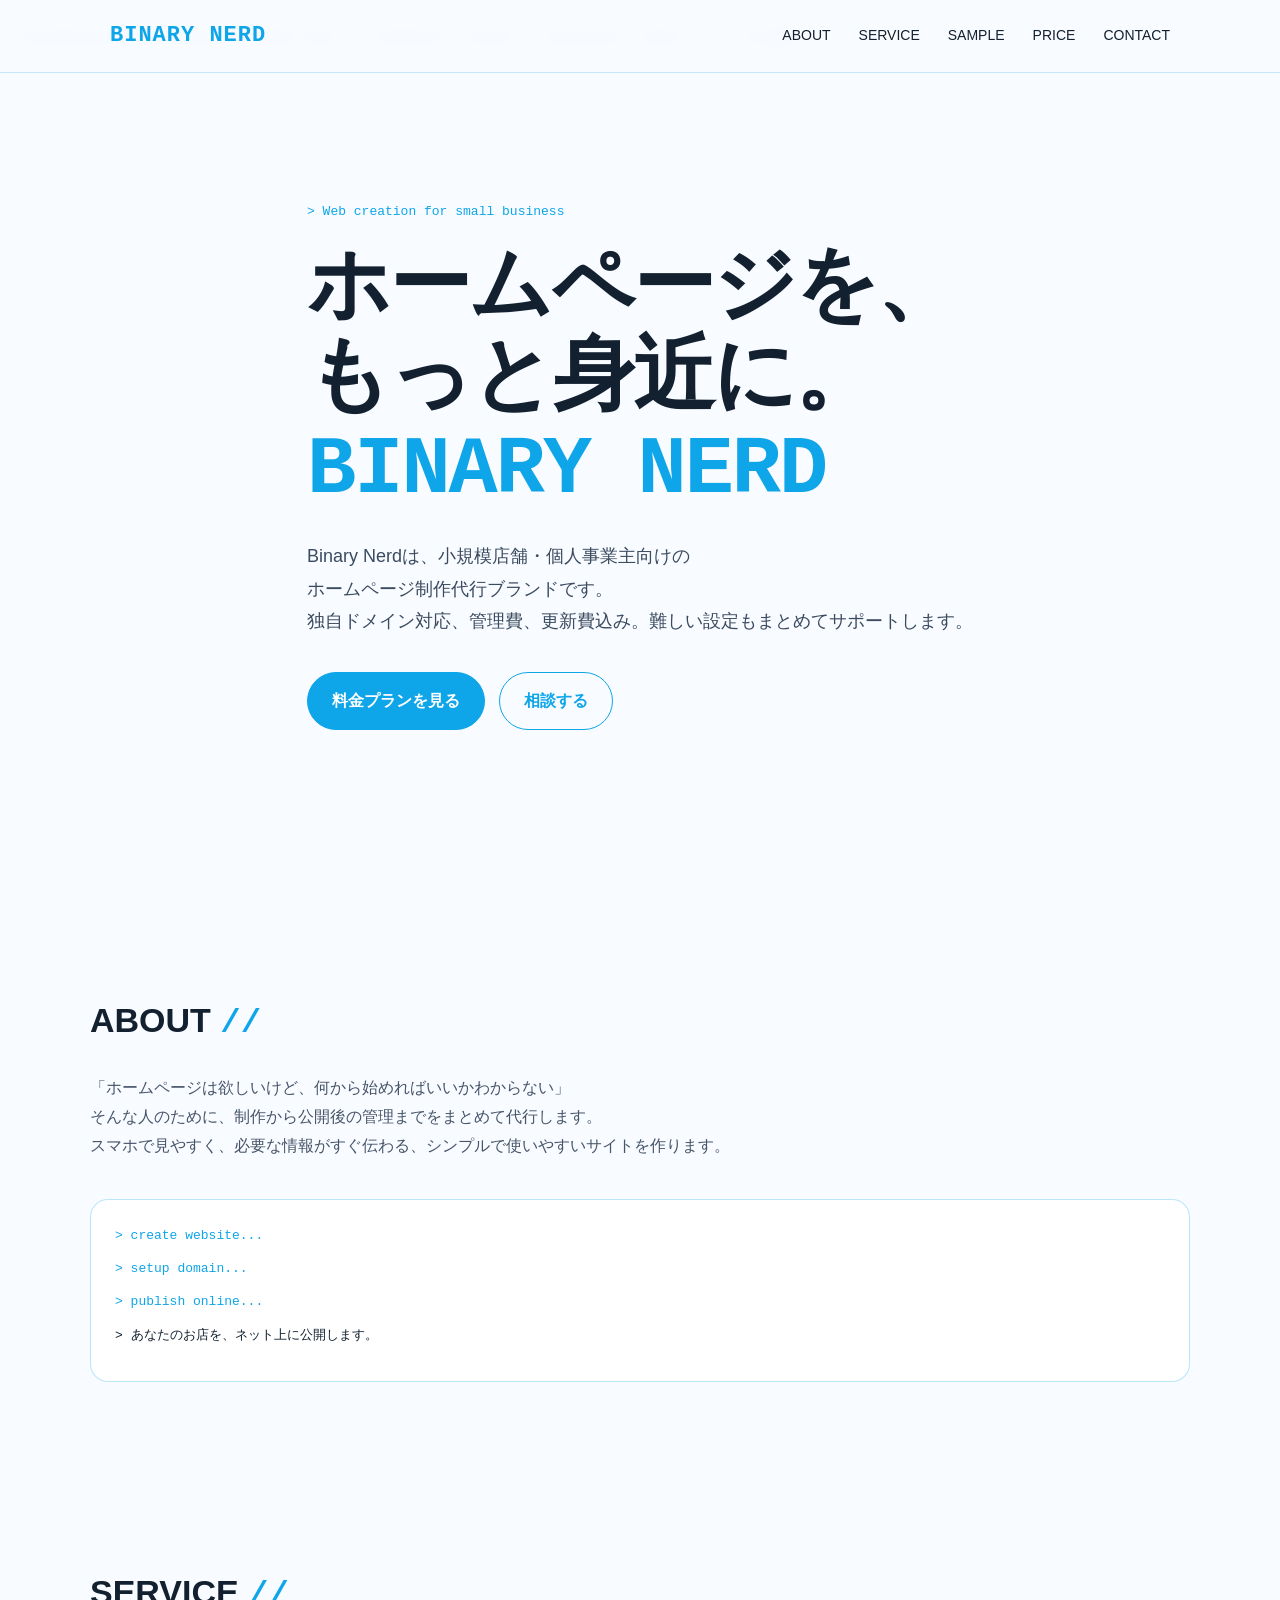
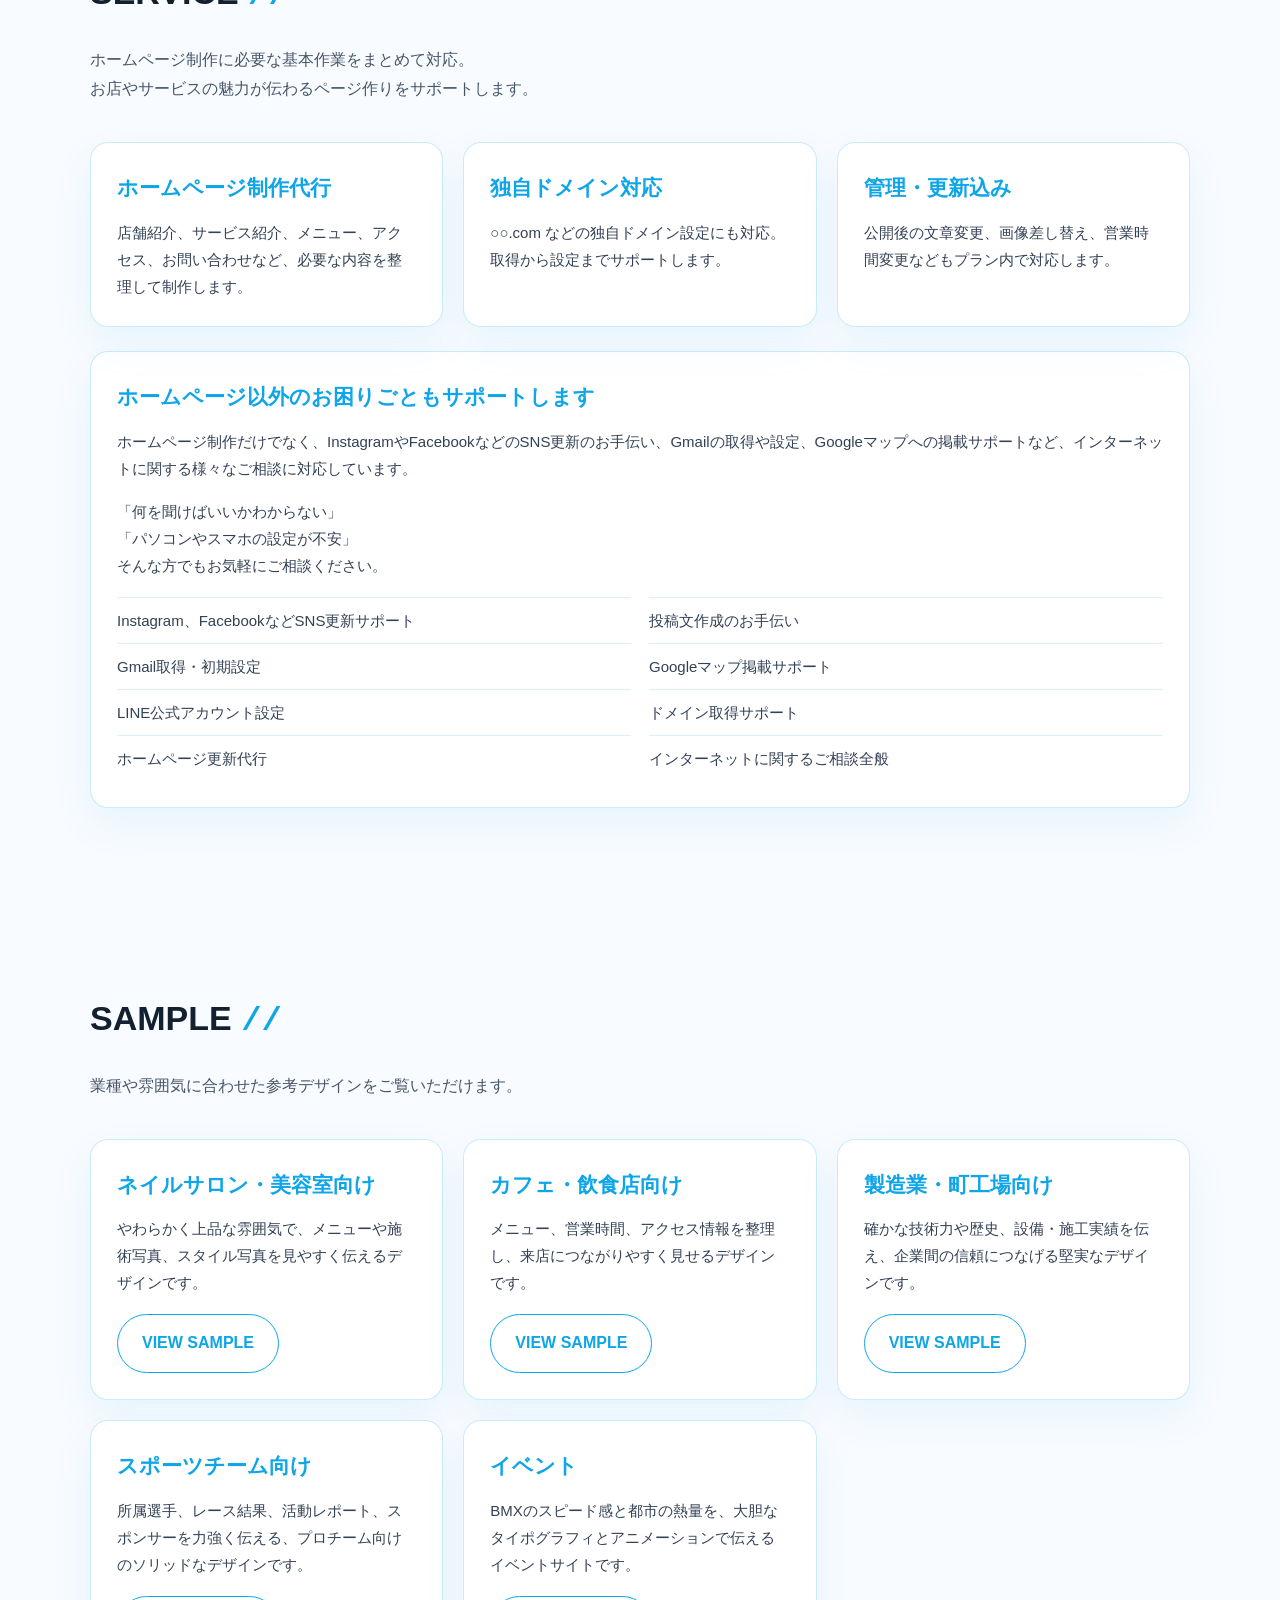
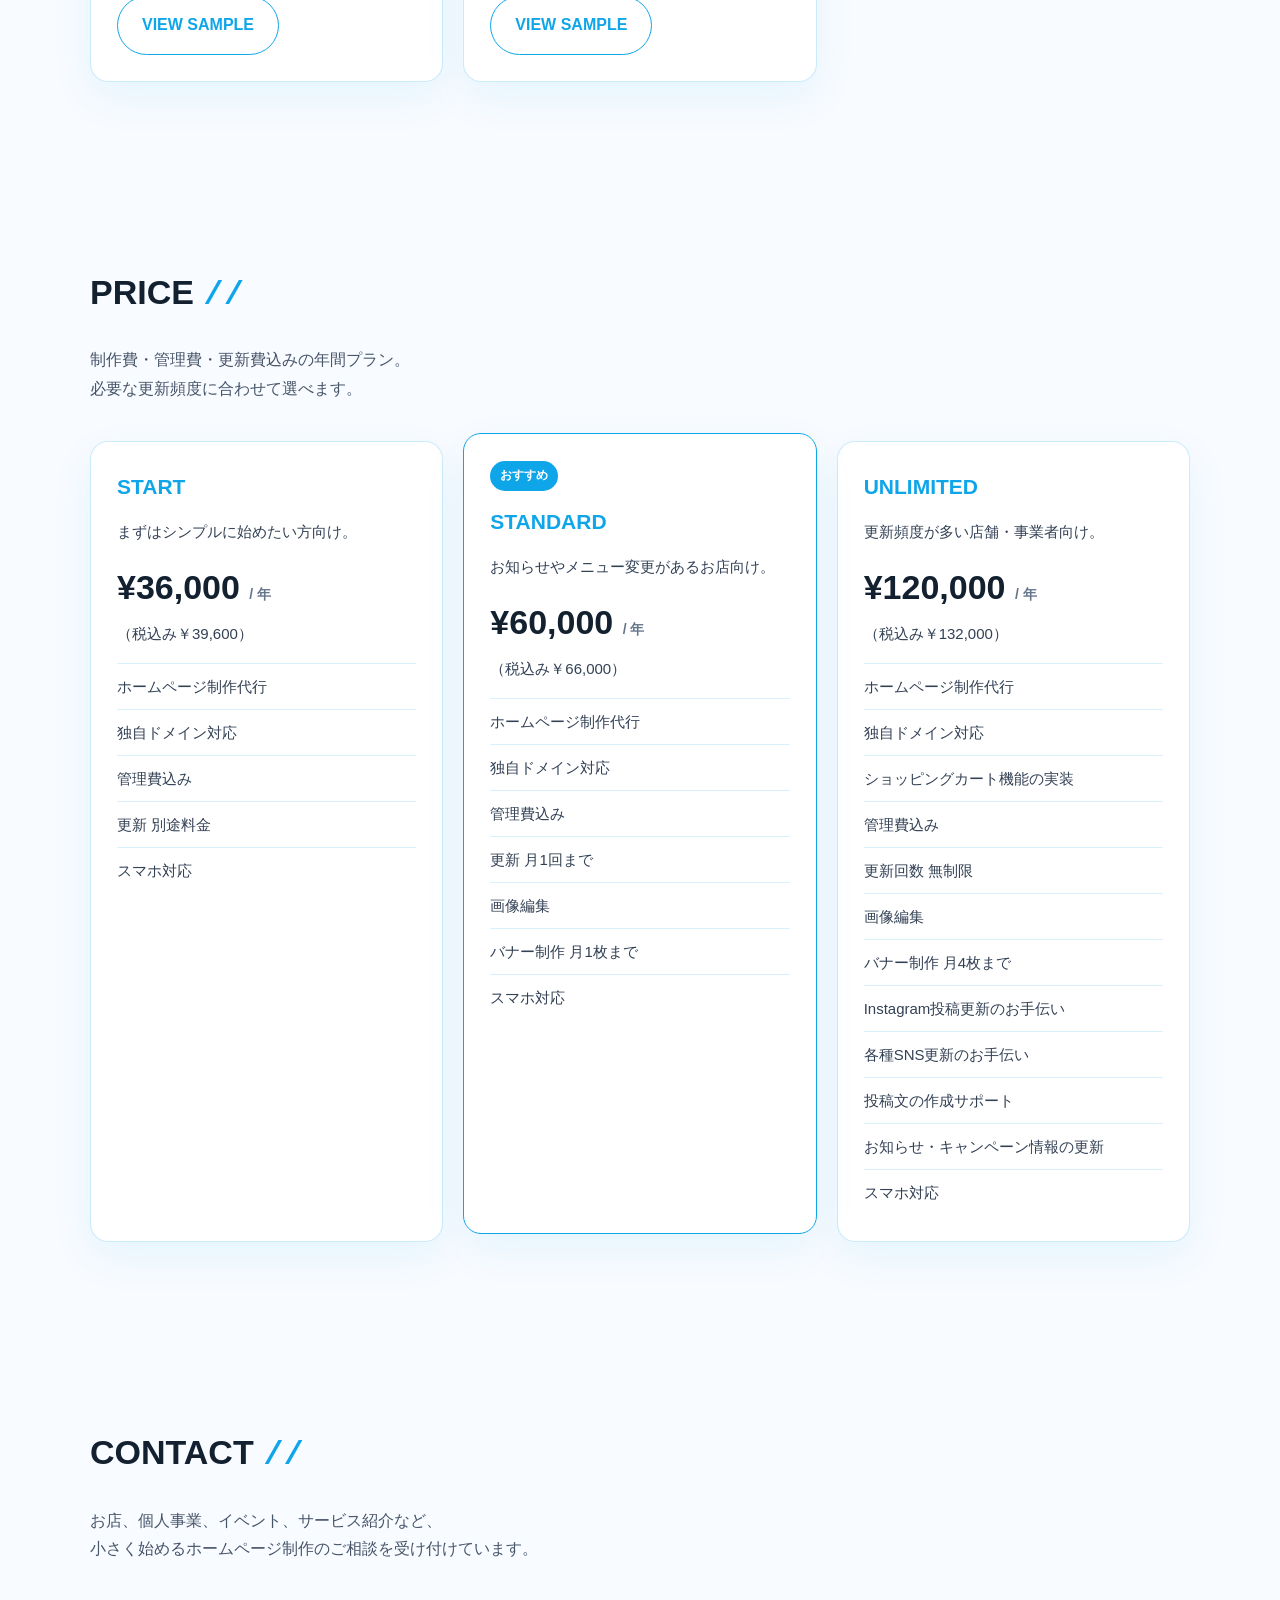
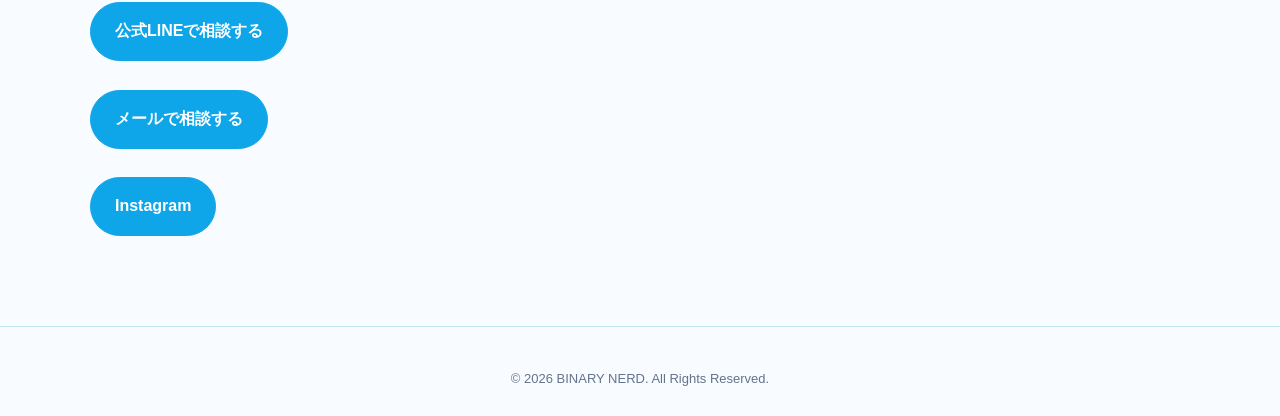
<file: index.html>
<!DOCTYPE html>
<html lang="ja">
<head>
  <meta charset="UTF-8" />
  <meta name="viewport" content="width=device-width, initial-scale=1.0" />
  <title>Binary Nerd | Web制作代行</title>

  <style>
    * {
      box-sizing: border-box;
      margin: 0;
      padding: 0;
    }

    html {
      scroll-behavior: smooth;
    }

    body {
      font-family: -apple-system, BlinkMacSystemFont, "Helvetica Neue", Arial, sans-serif;
      background: #f8fbff;
      color: #12202f;
      line-height: 1.8;
      overflow-x: hidden;
    }

    body::before {
      content: "01001010 101010 001101 110010 0101 101010 0011 111000";
      position: fixed;
      inset: 0;
      color: rgba(14, 165, 233, 0.07);
      font-family: monospace;
      font-size: 18px;
      line-height: 2;
      letter-spacing: 4px;
      word-break: break-all;
      z-index: -1;
      animation: matrixMove 18s linear infinite;
      padding: 20px;
    }

    @keyframes matrixMove {
      from { transform: translateY(-20%); }
      to { transform: translateY(20%); }
    }

    a {
      color: inherit;
      text-decoration: none;
    }

    header {
      position: fixed;
      top: 0;
      width: 100%;
      z-index: 100;
      background: rgba(248, 251, 255, 0.9);
      backdrop-filter: blur(10px);
      border-bottom: 1px solid rgba(14, 165, 233, 0.22);
    }

    .header-inner {
      max-width: 1100px;
      margin: 0 auto;
      padding: 16px 20px;
      display: flex;
      justify-content: space-between;
      align-items: center;
    }

    .logo {
      font-family: monospace;
      font-size: 22px;
      font-weight: bold;
      color: #0ea5e9;
      letter-spacing: 1px;
    }

    nav {
      display: flex;
      gap: 28px;
      font-size: 14px;
    }

    nav a {
      color: #12202f;
    }

    nav a:hover {
      color: #0ea5e9;
    }

    .menu-btn {
      display: none;
      width: 34px;
      height: 34px;
      border: none;
      background: transparent;
      appearance: none;
      -webkit-appearance: none;
      outline: none;
      box-shadow: none;
      position: relative;
      cursor: pointer;
    }

    .menu-btn span {
      display: block;
      width: 28px;
      height: 2px;
      background: #0ea5e9;
      margin: 6px auto;
      border-radius: 2px;
      transition: 0.3s;
    }

    .menu-btn.active span:nth-child(1) {
      transform: translateY(8px) rotate(45deg);
    }

    .menu-btn.active span:nth-child(2) {
      opacity: 0;
    }

    .menu-btn.active span:nth-child(3) {
      transform: translateY(-8px) rotate(-45deg);
    }

    section {
      padding: 90px 20px;
    }

    .hero {
      min-height: 100vh;
      display: flex;
      align-items: center;
      padding-top: 120px;
    }

    .container {
      max-width: 1100px;
      margin: 0 auto;
    }

    .eyebrow {
      color: #0ea5e9;
      font-family: monospace;
      margin-bottom: 16px;
    }

    h1 {
      font-size: clamp(38px, 9vw, 82px);
      line-height: 1.1;
      margin-bottom: 24px;
      letter-spacing: -2px;
    }

    h1 span {
      color: #0ea5e9;
      font-family: monospace;
    }

    .hero-text {
      max-width: 680px;
      font-size: 18px;
      color: #3b4b5f;
      margin-bottom: 34px;
    }

    .btn-area {
      display: flex;
      gap: 14px;
      flex-wrap: wrap;
    }

    .btn {
      display: inline-block;
      padding: 14px 24px;
      border-radius: 999px;
      font-weight: bold;
      border: 1px solid #0ea5e9;
    }

    .btn-main {
      background: #0ea5e9;
      color: #fff;
    }

    .btn-sub {
      color: #0ea5e9;
    }

    .section-title {
      font-size: 34px;
      margin-bottom: 20px;
    }

    .section-title span {
      color: #0ea5e9;
      font-family: monospace;
    }

    .lead {
      max-width: 760px;
      color: #475569;
      margin-bottom: 38px;
    }

    .cards {
      display: grid;
      grid-template-columns: repeat(3, 1fr);
      gap: 20px;
    }

    .card {
      background: rgba(255, 255, 255, 0.9);
      border: 1px solid rgba(14, 165, 233, 0.22);
      padding: 26px;
      border-radius: 18px;
      box-shadow: 0 16px 40px rgba(14, 165, 233, 0.08);
    }

    .card h3 {
      color: #0ea5e9;
      font-size: 21px;
      margin-bottom: 12px;
    }

    .card p,
    .card li {
      color: #334155;
      font-size: 15px;
    }

    .card ul {
      list-style: none;
      margin-top: 16px;
    }

    .card li {
      border-top: 1px solid rgba(14, 165, 233, 0.16);
      padding: 9px 0;
    }

    .sample-card .btn {
      margin-top: 18px;
    }

    .price {
      font-size: 34px;
      font-weight: bold;
      color: #12202f;
      margin: 12px 0;
    }

    .price small {
      font-size: 14px;
      color: #64748b;
    }

    .tax-price {
      margin-top: -10px;
      margin-bottom: 12px;
      color: #64748b;
      font-size: 13px;
    }

    .popular {
      border-color: #0ea5e9;
      transform: translateY(-8px);
    }

    .tag {
      display: inline-block;
      font-size: 12px;
      color: #fff;
      background: #0ea5e9;
      padding: 4px 10px;
      border-radius: 999px;
      margin-bottom: 12px;
      font-weight: bold;
    }

    .terminal {
      background: rgba(255, 255, 255, 0.92);
      border: 1px solid rgba(14, 165, 233, 0.28);
      border-radius: 18px;
      padding: 24px;
      font-family: monospace;
      color: #0ea5e9;
      overflow: hidden;
    }

    .terminal p {
      margin-bottom: 10px;
    }

    .about-support {
      margin-top: 24px;
      background: rgba(255, 255, 255, 0.9);
      border: 1px solid rgba(14, 165, 233, 0.22);
      border-radius: 18px;
      padding: 26px;
      box-shadow: 0 16px 40px rgba(14, 165, 233, 0.08);
    }

    .about-support h3 {
      color: #0ea5e9;
      font-size: 21px;
      margin-bottom: 12px;
    }

    .about-support p,
    .about-support li {
      color: #334155;
      font-size: 15px;
    }

    .about-support p {
      margin-bottom: 16px;
    }

    .about-support ul {
      display: grid;
      grid-template-columns: repeat(2, minmax(0, 1fr));
      gap: 0 18px;
      list-style: none;
      margin-top: 18px;
    }

    .about-support li {
      border-top: 1px solid rgba(14, 165, 233, 0.16);
      padding: 9px 0;
    }

    .white {
      color: #12202f;
    }

    footer {
      padding: 40px 20px;
      border-top: 1px solid rgba(14, 165, 233, 0.22);
      text-align: center;
      color: #64748b;
      font-size: 13px;
    }

    @media (max-width: 768px) {
      nav {
        position: fixed;
        top: 67px;
        right: -100%;
        width: 100%;
        height: calc(100vh - 67px);
        background: rgba(248, 251, 255, 0.98);
        flex-direction: column;
        justify-content: center;
        align-items: center;
        gap: 34px;
        transition: 0.3s;
        font-size: 20px;
      }

      nav.active {
        right: 0;
      }

      .menu-btn {
        display: block;
      }

      section {
        padding: 70px 20px;
      }

      .hero {
        padding-top: 110px;
      }

      .cards {
        grid-template-columns: 1fr;
      }

      .about-support ul {
        grid-template-columns: 1fr;
      }

      .popular {
        transform: none;
      }

      .btn {
        width: 100%;
        text-align: center;
      }
    }


.line-btn{
  display:inline-block;
  padding:14px 24px;
  background:#0ea5e9;
  color:#fff;
  text-decoration:none;
  border-radius:999px;
  font-weight:bold;
  transition:.3s;
}

.line-btn:hover{
  opacity:.85;
}
  </style>
</head>

<body>
  <!-- Codex connection test -->

  <header>
    <div class="header-inner">
      <div class="logo">BINARY NERD</div>

      <button class="menu-btn" id="menuBtn" aria-label="メニュー">
        <span></span>
        <span></span>
        <span></span>
      </button>

      <nav id="nav">
        <a href="#about">ABOUT</a>
        <a href="#service">SERVICE</a>
        <a href="#sample">SAMPLE</a>
        <a href="#price">PRICE</a>
        <a href="#contact">CONTACT</a>
      </nav>
    </div>
  </header>

  <main>

    <section class="hero">
      <div class="container">
        <p class="eyebrow">&gt; Web creation for small business</p>
        <h1>
          ホームページを、<br>
          もっと身近に。<br>
          <span>BINARY NERD</span>
        </h1>
        <p class="hero-text">
          Binary Nerdは、小規模店舗・個人事業主向けの<br>ホームページ制作代行ブランドです。<br>
          独自ドメイン対応、管理費、更新費込み。難しい設定もまとめてサポートします。
        </p>
        <div class="btn-area">
          <a href="#price" class="btn btn-main">料金プランを見る</a>
          <a href="#contact" class="btn btn-sub">相談する</a>
        </div>
      </div>
    </section>

    <section id="about">
      <div class="container">
        <h2 class="section-title">ABOUT <span>//</span></h2>
        <p class="lead">
          「ホームページは欲しいけど、何から始めればいいかわからない」<br>
          そんな人のために、制作から公開後の管理までをまとめて代行します。<br>
          スマホで見やすく、必要な情報がすぐ伝わる、シンプルで使いやすいサイトを作ります。
        </p>

        <div class="terminal">
          <p>&gt; create website...</p>
          <p>&gt; setup domain...</p>
          <p>&gt; publish online...</p>
          <p class="white">&gt; あなたのお店を、ネット上に公開します。</p>
        </div>
      </div>
    </section>

    <section id="service">
      <div class="container">
        <h2 class="section-title">SERVICE <span>//</span></h2>
        <p class="lead">
          ホームページ制作に必要な基本作業をまとめて対応。<br>
          お店やサービスの魅力が伝わるページ作りをサポートします。
        </p>

        <div class="cards">
          <div class="card">
            <h3>ホームページ制作代行</h3>
            <p>店舗紹介、サービス紹介、メニュー、アクセス、お問い合わせなど、必要な内容を整理して制作します。</p>
          </div>

          <div class="card">
            <h3>独自ドメイン対応</h3>
            <p>○○.com などの独自ドメイン設定にも対応。取得から設定までサポートします。</p>
          </div>

          <div class="card">
            <h3>管理・更新込み</h3>
            <p>公開後の文章変更、画像差し替え、営業時間変更などもプラン内で対応します。</p>
          </div>
        </div>

        <div class="about-support">
          <h3>ホームページ以外のお困りごともサポートします</h3>
          <p>
            ホームページ制作だけでなく、InstagramやFacebookなどのSNS更新のお手伝い、Gmailの取得や設定、Googleマップへの掲載サポートなど、インターネットに関する様々なご相談に対応しています。
          </p>
          <p>
            「何を聞けばいいかわからない」<br>
            「パソコンやスマホの設定が不安」<br>
            そんな方でもお気軽にご相談ください。
          </p>
          <ul>
            <li>Instagram、FacebookなどSNS更新サポート</li>
            <li>投稿文作成のお手伝い</li>
            <li>Gmail取得・初期設定</li>
            <li>Googleマップ掲載サポート</li>
            <li>LINE公式アカウント設定</li>
            <li>ドメイン取得サポート</li>
            <li>ホームページ更新代行</li>
            <li>インターネットに関するご相談全般</li>
          </ul>
        </div>
      </div>
    </section>

    <section id="sample">
      <div class="container">
        <h2 class="section-title">SAMPLE <span>//</span></h2>
        <p class="lead">
          業種や雰囲気に合わせた参考デザインをご覧いただけます。
        </p>

        <div class="cards">
          <div class="card sample-card">
            <h3>ネイルサロン・美容室向け</h3>
            <p>やわらかく上品な雰囲気で、メニューや施術写真、スタイル写真を見やすく伝えるデザインです。</p>
            <a href="top_biyou.html" class="btn btn-sub" target="_blank" rel="noopener">VIEW SAMPLE</a>
          </div>

          <div class="card sample-card">
            <h3>カフェ・飲食店向け</h3>
            <p>メニュー、営業時間、アクセス情報を整理し、来店につながりやすく見せるデザインです。</p>
            <a href="sample_cafe.html" class="btn btn-sub" target="_blank" rel="noopener">VIEW SAMPLE</a>
          </div>

          <div class="card sample-card">
            <h3>製造業・町工場向け</h3>
            <p>確かな技術力や歴史、設備・施工実績を伝え、企業間の信頼につなげる堅実なデザインです。</p>
            <a href="osaka-polishing/index.html" class="btn btn-sub" target="_blank" rel="noopener">VIEW SAMPLE</a>
          </div>

          <div class="card sample-card">
            <h3>スポーツチーム向け</h3>
            <p>所属選手、レース結果、活動レポート、スポンサーを力強く伝える、プロチーム向けのソリッドなデザインです。</p>
            <a href="sports-team/index-simple.html" class="btn btn-sub" target="_blank" rel="noopener">VIEW SAMPLE</a>
          </div>

          <div class="card sample-card">
            <h3>イベント</h3>
            <p>BMXのスピード感と都市の熱量を、大胆なタイポグラフィとアニメーションで伝えるイベントサイトです。</p>
            <a href="DTB/index.html" class="btn btn-sub" target="_blank" rel="noopener">VIEW SAMPLE</a>
          </div>
        </div>
      </div>
    </section>

    <section id="price">
      <div class="container">
        <h2 class="section-title">PRICE <span>//</span></h2>
        <p class="lead">
          制作費・管理費・更新費込みの年間プラン。<br>
          必要な更新頻度に合わせて選べます。
        </p>

        <div class="cards">
          <div class="card">
            <h3>START</h3>
            <p>まずはシンプルに始めたい方向け。</p>
            <div class="price">¥36,000 <small>/ 年</small></div>
            <p class="tax-price">（税込み￥39,600）</p>
            <ul>
              <li>ホームページ制作代行</li>
              <li>独自ドメイン対応</li>
              <li>管理費込み</li>
              <li>更新 別途料金</li>
              <li>スマホ対応</li>
            </ul>
          </div>

          <div class="card popular">
            <span class="tag">おすすめ</span>
            <h3>STANDARD</h3>
            <p>お知らせやメニュー変更があるお店向け。</p>
            <div class="price">¥60,000 <small>/ 年</small></div>
            <p class="tax-price">（税込み￥66,000）</p>
            <ul>
              <li>ホームページ制作代行</li>
              <li>独自ドメイン対応</li>
              <li>管理費込み</li>
              <li>更新 月1回まで</li>
              <li>画像編集</li>
              <li>バナー制作 月1枚まで</li>
              <li>スマホ対応</li>
            </ul>
          </div>

          <div class="card">
            <h3>UNLIMITED</h3>
            <p>更新頻度が多い店舗・事業者向け。</p>
            <div class="price">¥120,000 <small>/ 年</small></div>
            <p class="tax-price">（税込み￥132,000）</p>
            <ul>
              <li>ホームページ制作代行</li>
              <li>独自ドメイン対応</li>
              <li>ショッピングカート機能の実装</li>
              <li>管理費込み</li>
              <li>更新回数 無制限</li>
              <li>画像編集</li>
              <li>バナー制作 月4枚まで</li>
              <li>Instagram投稿更新のお手伝い</li>
              <li>各種SNS更新のお手伝い</li>
              <li>投稿文の作成サポート</li>
              <li>お知らせ・キャンペーン情報の更新</li>
              <li>スマホ対応</li>
            </ul>
          </div>
        </div>
      </div>
    </section>

    <section id="contact">
      <div class="container">
        <h2 class="section-title">CONTACT <span>//</span></h2>
        <p class="lead">
          お店、個人事業、イベント、サービス紹介など、<br>
          小さく始めるホームページ制作のご相談を受け付けています。
        </p>

    <div class="btn-area">
        <a href="https://lin.ee/zA7ZyKl" class="btn btn-main" target="_blank">
            公式LINEで相談する
        </a>
    </div>
    <br>
    <div class="btn-area">
        <a href="mailto:binarynerd78@gmail.com?subject=ホームページ制作について相談したい" class="btn btn-main" target="_blank">
            メールで相談する
        </a>
    </div>
    <br>
    <div class="btn-area">
        <a href="https://www.instagram.com/binarynerd78/" class="btn btn-main" target="_blank" rel="noopener">
            Instagram
        </a>
    </div>
      </div>
    </section>

  </main>

  <footer>
    © 2026 BINARY NERD. All Rights Reserved.
  </footer>

  <script>
    const menuBtn = document.getElementById("menuBtn");
    const nav = document.getElementById("nav");
    const navLinks = nav.querySelectorAll("a");

    menuBtn.addEventListener("click", () => {
      menuBtn.classList.toggle("active");
      nav.classList.toggle("active");
    });

    navLinks.forEach(link => {
      link.addEventListener("click", () => {
        menuBtn.classList.remove("active");
        nav.classList.remove("active");
      });
    });
  </script>

</body>
</html>
</file>
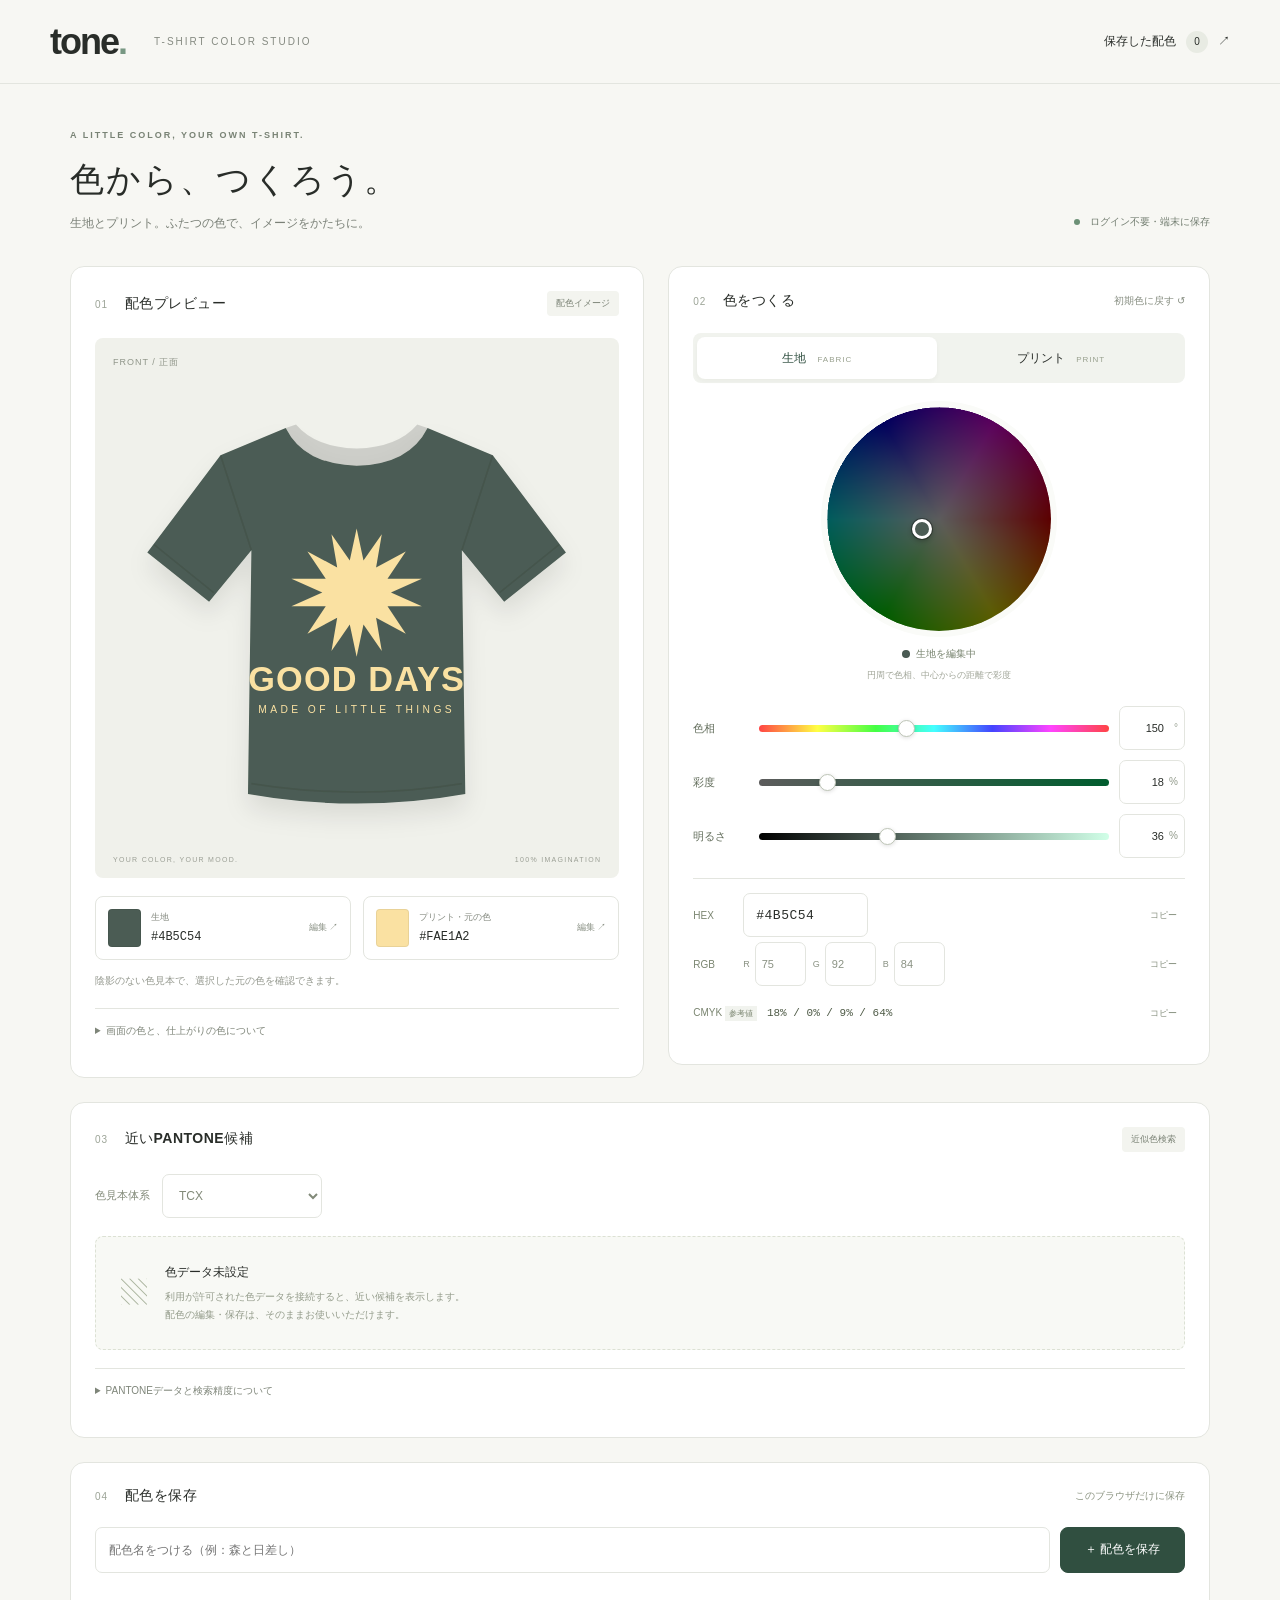
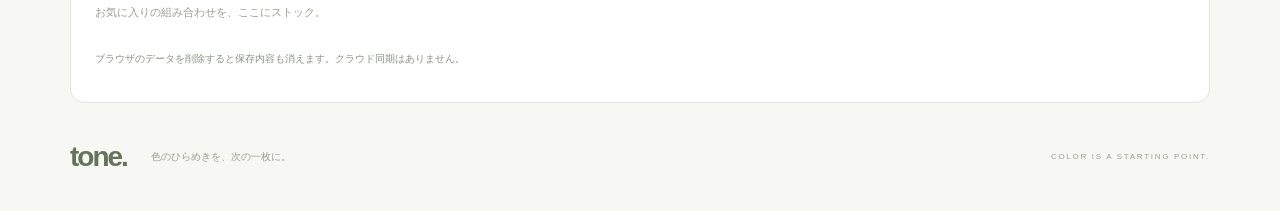
<file: pantone/index.html>
<!doctype html><html lang="ja"><head><meta charset="utf-8"><meta name="viewport" content="width=device-width, initial-scale=1"><meta name="theme-color" content="#f5f5f1"><meta name="description" content="生地とプリントを、自分らしい配色に。Tシャツの配色確認・色数値・端末内保存ができるツール。"><meta name="apple-mobile-web-app-capable" content="yes"><link rel="manifest" href="./manifest.webmanifest"><link rel="icon" href="./icon.svg" type="image/svg+xml"><link rel="apple-touch-icon" href="./icon-192.png"><link rel="stylesheet" href="./style.css"><title>TONE — Tシャツ配色スタジオ</title></head>
<body><header class="topbar"><a href="./" class="brand" aria-label="TONE ホーム">tone<span class="brand-dot">.</span></a><span class="top-caption">T-SHIRT COLOR STUDIO</span><a href="#saved" class="saved-link">保存した配色 <span id="save-count">0</span> ↗</a></header>
<main><div class="intro"><div><p class="eyebrow">A LITTLE COLOR, YOUR OWN T-SHIRT.</p><h1>色から、つくろう。</h1><p>生地とプリント。ふたつの色で、イメージをかたちに。</p></div><span class="local-badge"><i></i> ログイン不要・端末に保存</span></div>
<div class="studio"><section class="preview-panel" aria-labelledby="preview-title"><div class="section-head"><h2 id="preview-title"><span class="step">01</span> 配色プレビュー</h2><span class="pill">配色イメージ</span></div><div class="shirt-stage"><span class="stage-label">FRONT / 正面</span><svg class="shirt" viewBox="0 0 440 440" role="img" aria-label="生地色とプリント色を反映したTシャツの正面プレビュー"><defs><filter id="shadow" x="-30%" y="-20%" width="160%" height="160%"><feDropShadow dx="0" dy="12" stdDeviation="10" flood-opacity=".09"/></filter></defs><g filter="url(#shadow)"><path id="fabric-shape" d="M158 58 L101 82 L37 167 L91 210 L128 165 L125 378 Q220 395 315 378 L312 165 L349 210 L403 167 L339 82 L282 58 Q266 90 220 91 Q174 90 158 58Z" fill="#4B5C53"/><path d="M158 58 Q174 90 220 91 Q266 90 282 58 L273 55 Q256 75 220 76 Q184 75 167 55Z" fill="#000" opacity=".14"/><g fill="none" stroke="#000" stroke-opacity=".09" stroke-width="1.5"><path d="M101 82 Q114 122 128 165 M339 82 Q326 122 312 165 M128 369 Q220 384 312 369 M43 160 L95 202 M397 160 L345 202"/></g></g><g id="print-shape" fill="#FAE2A2"><path d="M220 146 L226 174 L242 151 L237 180 L263 166 L247 190 L277 190 L250 202 L277 214 L247 214 L263 238 L237 224 L242 253 L226 230 L220 258 L214 230 L198 253 L203 224 L177 238 L193 214 L163 214 L190 202 L163 190 L193 190 L177 166 L203 180 L198 151 L214 174Z"/><text x="220" y="288" text-anchor="middle" font-family="Arial,sans-serif" font-weight="800" font-size="30" letter-spacing="1">GOOD DAYS</text><text x="220" y="307" text-anchor="middle" font-family="Arial,sans-serif" font-size="9" letter-spacing="3">MADE OF LITTLE THINGS</text></g></svg><div class="stage-bottom"><span>YOUR COLOR, YOUR MOOD.</span><span>100% IMAGINATION</span></div></div>
<div class="swatches"><button id="fabric-chip" class="swatch" type="button"><i id="fabric-swatch"></i><span><small>生地</small><strong id="fabric-hex"></strong></span><span class="chip-edit">編集 ↗</span></button><button id="print-chip" class="swatch" type="button"><i id="print-swatch"></i><span><small>プリント・元の色</small><strong id="print-hex"></strong></span><span class="chip-edit">編集 ↗</span></button></div><p class="preview-note">陰影のない色見本で、選択した元の色を確認できます。</p><details class="notes"><summary>画面の色と、仕上がりの色について</summary><p>画面は配色イメージです。インクの隠蔽性、白インク下地、繊維や印刷工程は再現しません。最終的な色は実物の色見本・印刷サンプルで確認してください。</p><p>CMYKはRGBから計算した参考値で、印刷条件やICCプロファイルを反映していません。PANTONE公式値ではありません。</p></details></section>
<section class="editor-panel" aria-labelledby="editor-title"><div class="section-head"><h2 id="editor-title"><span class="step">02</span> 色をつくる</h2><button id="reset" class="text-button" type="button">初期色に戻す ↺</button></div><div class="target-tabs" role="group" aria-label="編集対象"><button id="tab-fabric" aria-pressed="true" type="button">生地 <span>FABRIC</span></button><button id="tab-print" aria-pressed="false" type="button">プリント <span>PRINT</span></button></div>
<div class="wheel-section"><div class="wheel" id="wheel" role="group" aria-label="カラーホイール。色相と彩度は下の数値入力でも変更できます"><canvas id="wheel-canvas" width="520" height="520" aria-hidden="true"></canvas><span id="wheel-marker"></span></div><div class="wheel-hint"><span class="live-color" id="live-color"></span><span id="editing-label">生地を編集中</span><small>円周で色相、中心からの距離で彩度</small></div></div>
<div class="sliders" id="sliders"></div>
<div class="values"><div class="hex-row"><label for="hex">HEX</label><input id="hex" spellcheck="false" maxlength="7" aria-describedby="input-error"><button data-copy="hex" aria-label="HEXをコピー" type="button">コピー</button></div><div class="rgb-row"><span class="format-label">RGB</span><div class="rgb-inputs"><label>R<input id="r" type="number" min="0" max="255" step="1" inputmode="numeric" aria-describedby="input-error"></label><label>G<input id="g" type="number" min="0" max="255" step="1" inputmode="numeric" aria-describedby="input-error"></label><label>B<input id="b" type="number" min="0" max="255" step="1" inputmode="numeric" aria-describedby="input-error"></label></div><button data-copy="rgb" aria-label="RGBをコピー" type="button">コピー</button></div><div class="cmyk-row"><span>CMYK <em>参考値</em></span><output id="cmyk"></output><button data-copy="cmyk" aria-label="CMYK参考値をコピー" type="button">コピー</button></div><div id="opacity-value-row" hidden><span>不透明度</span><output id="opacity-value"></output><button data-copy="opacity" type="button">コピー</button></div><p id="input-error" class="error" role="alert"></p></div>
</section></div>
<section class="pantone-panel" aria-labelledby="pantone-title"><div class="section-head"><h2 id="pantone-title"><span class="step">03</span> 近いPANTONE候補</h2><span class="pill">近似色検索</span></div><div class="search-controls"><label>色見本体系<select id="system"><option>TCX</option><option>Solid Coated</option></select></label><label id="basis-wrap" hidden>検索の基準<select id="basis"><option value="original">元のプリント色</option><option value="composite">生地に重ねた見た目の色</option></select></label></div><p id="basis-note" class="subtle" hidden>画面上の合成色の近似検索です。実際のインク配合を示すものではありません。</p><div id="candidates"></div><p id="adopted" class="subtle"></p><details class="notes"><summary>PANTONEデータと検索精度について</summary><p>アプリ利用・配布が許可された色データのみを使用します。現在は未接続です。TCXは繊維向けの候補、Solid Coatedはプリント相談用の候補です。制作会社が扱う体系を確認してください。</p><p>接続時はD65・2°のLabに条件を統一し、CIEDE2000で比較します。RGB由来の参考データの場合、結果は画面上の近似に限られます。一致率は表示しません。</p></details></section>
<section class="save-panel" id="saved" aria-labelledby="saved-title"><div class="section-head"><h2 id="saved-title"><span class="step">04</span> 配色を保存</h2><span class="subtle">このブラウザだけに保存</span></div><form id="save-form"><label for="palette-name" class="sr-only">配色名</label><input id="palette-name" maxlength="60" placeholder="配色名をつける（例：森と日差し）" required><button class="primary" type="submit" id="save-button">＋ 配色を保存</button><button id="save-copy" type="button" hidden>別の配色として保存</button><button id="new-palette" type="button" hidden>新規編集</button></form><p id="storage-error" class="error" role="alert"></p><div id="palette-list"></div><p class="subtle storage-note">ブラウザのデータを削除すると保存内容も消えます。クラウド同期はありません。</p></section>
<footer><a href="./" class="brand">tone.</a><span>色のひらめきを、次の一枚に。</span><small>COLOR IS A STARTING POINT.</small></footer></main>
<dialog id="compare"><form method="dialog"><button class="dialog-close" aria-label="比較を閉じる">×</button></form><p class="eyebrow">COLOR COMPARISON</p><h2>ふたつの色を、見比べる。</h2><div class="comparison"><div><div id="original-color"></div><p>検索の基準色</p><small id="original-hex"></small></div><div><div id="candidate-color"></div><p id="candidate-number"></p><small id="candidate-hex"></small></div></div><p id="compare-note" class="subtle"></p><button id="apply-candidate" class="primary" type="button">この色を使う</button></dialog><div id="toast" role="status" aria-live="polite"></div><script type="module" src="./app.js"></script></body></html>
</file>
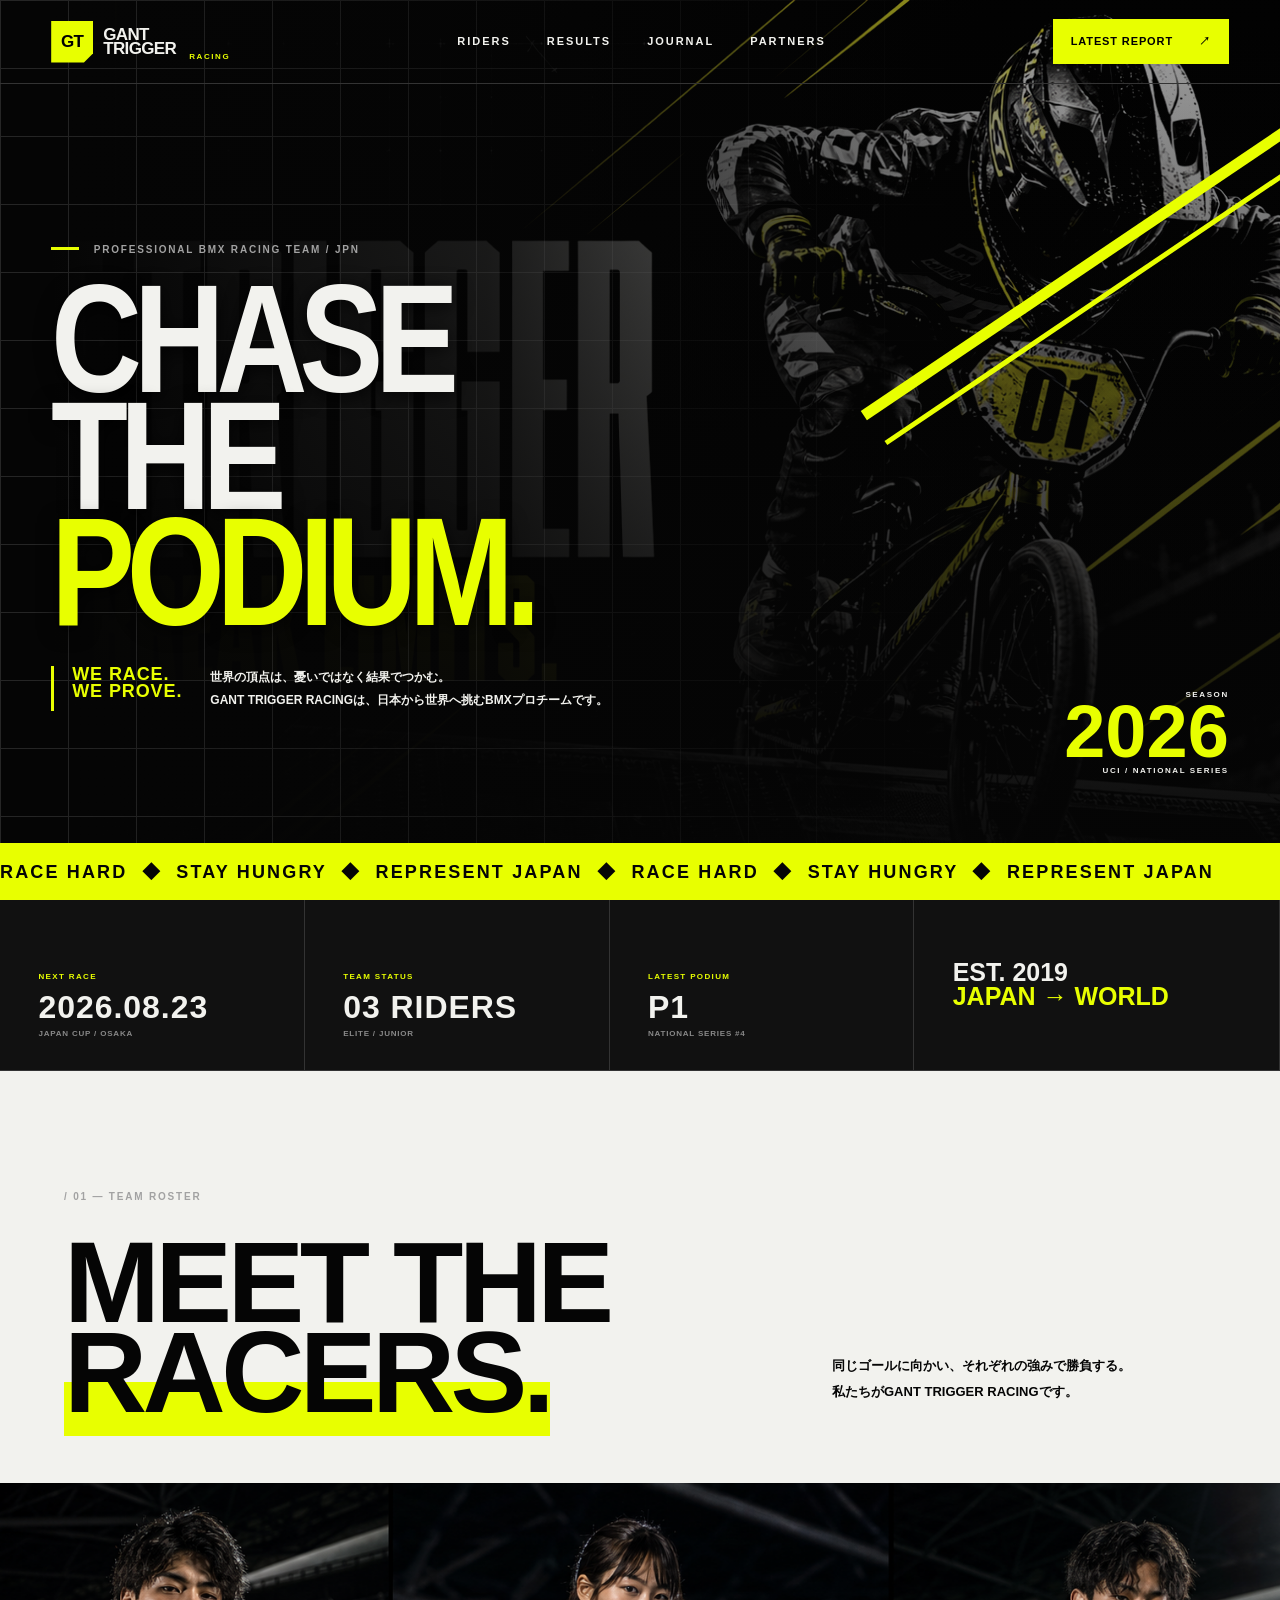
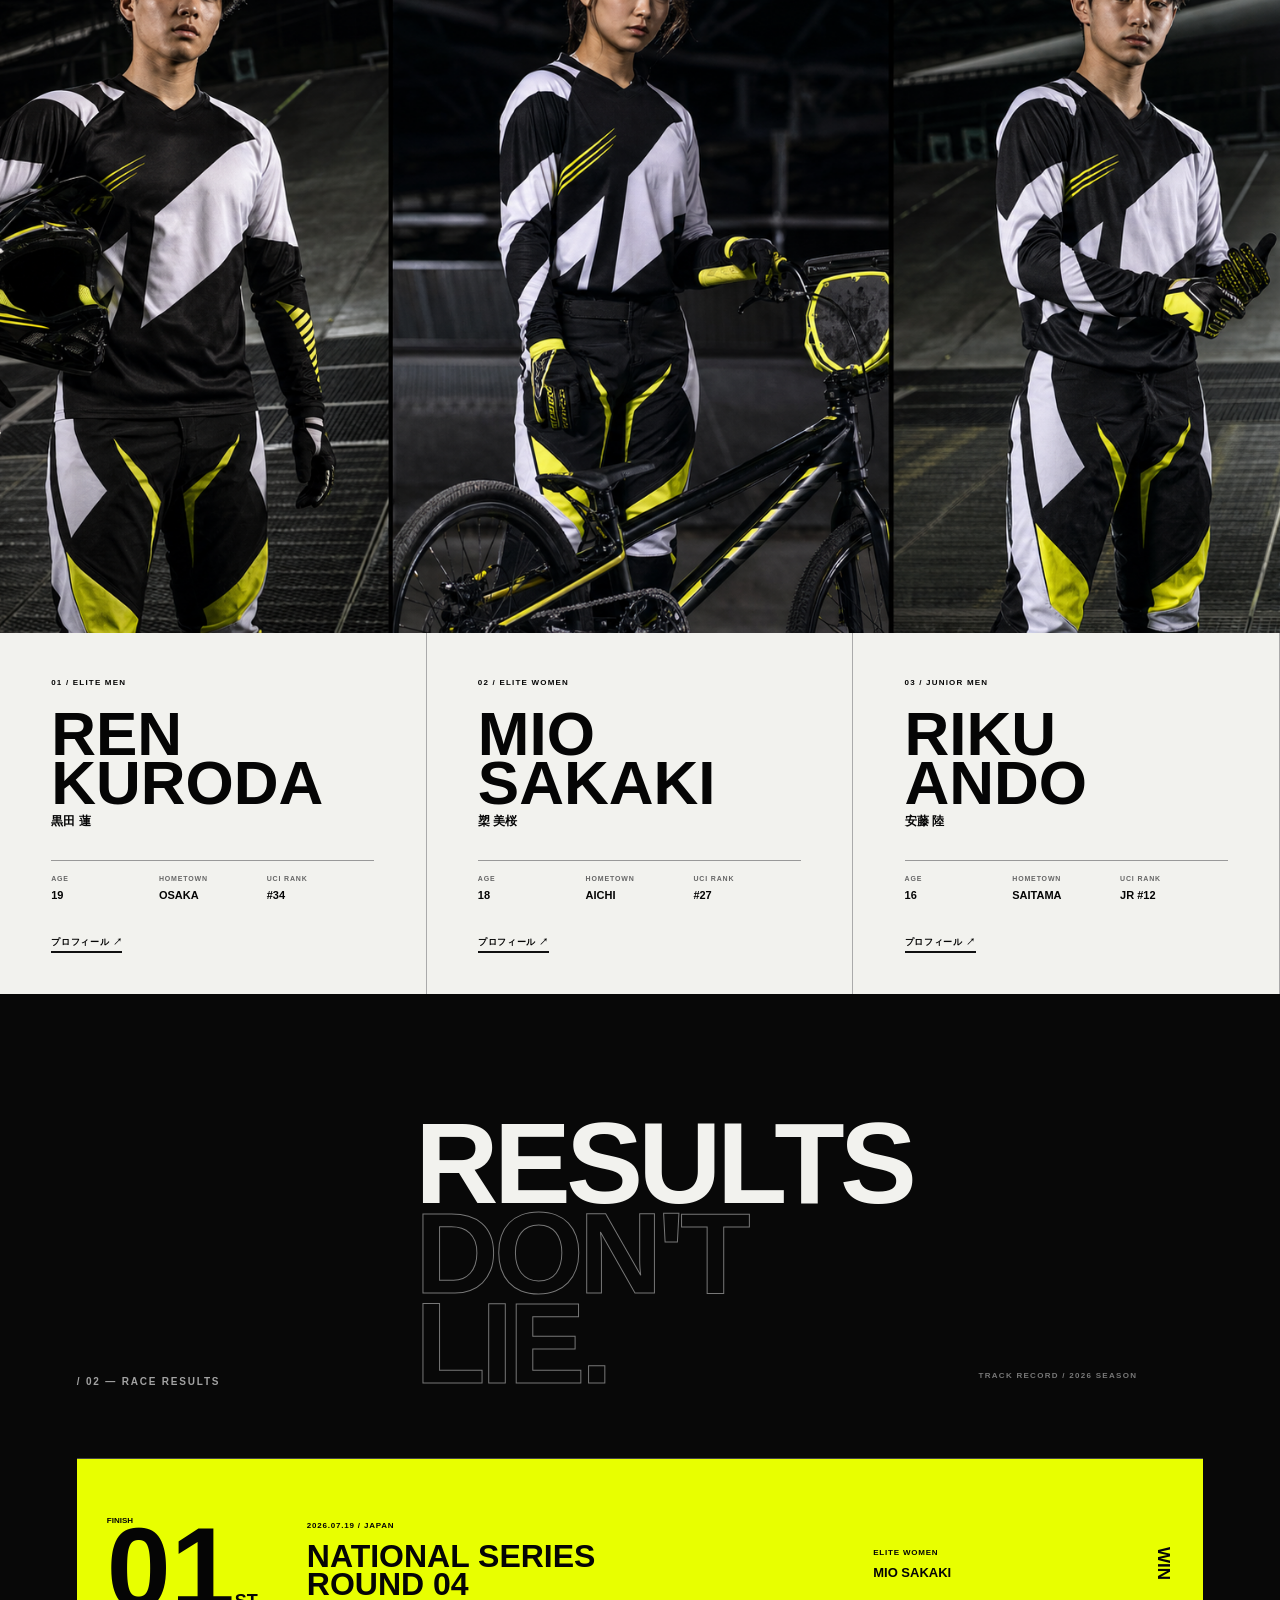
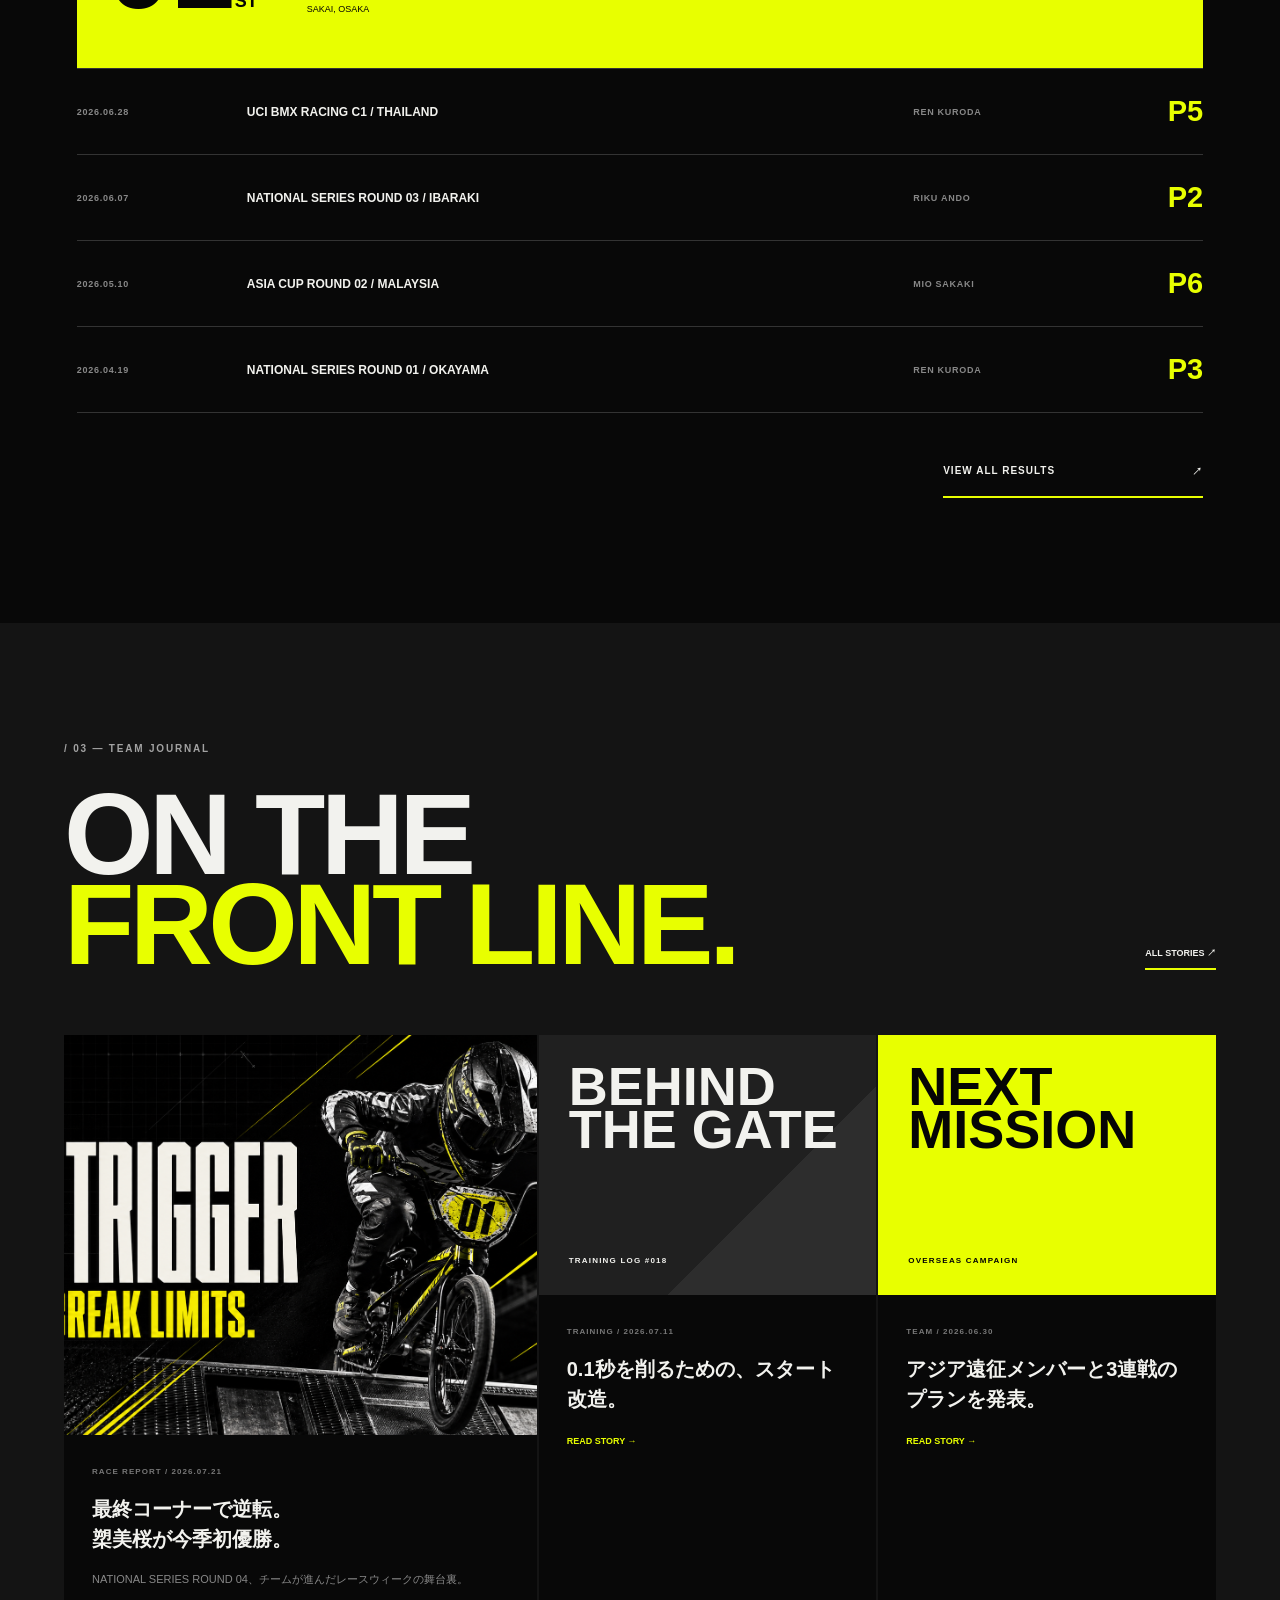
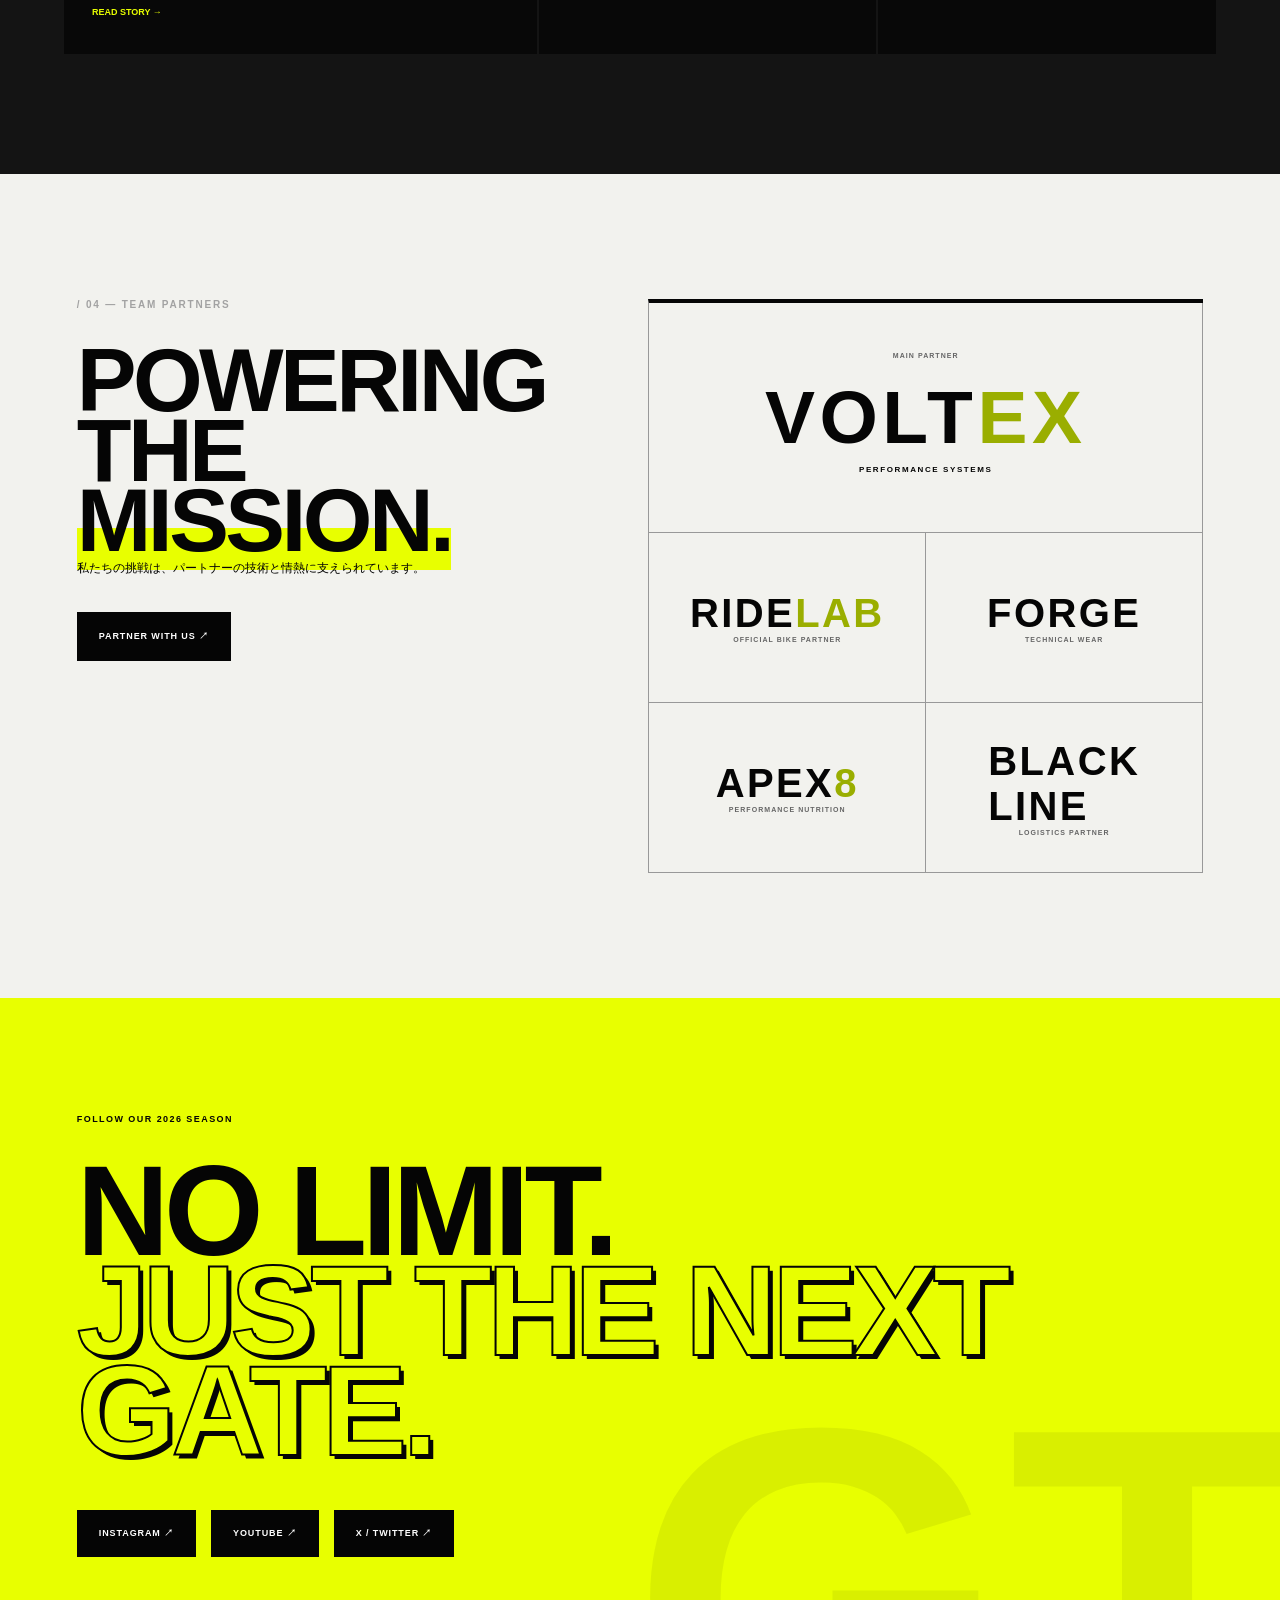
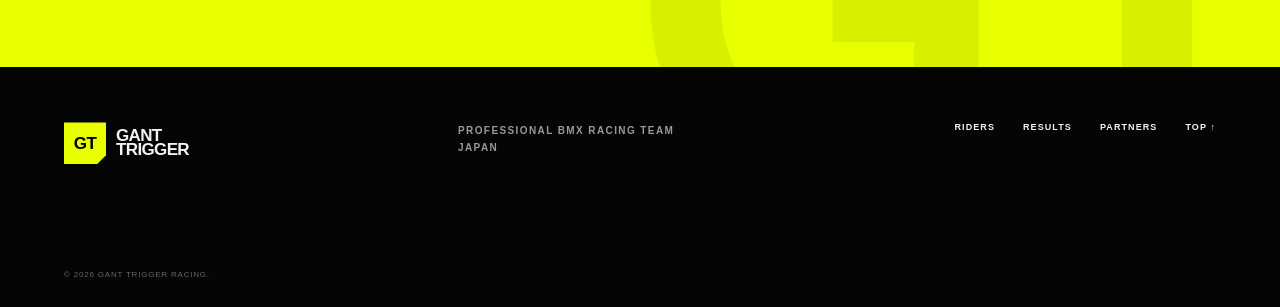
<file: sports-team/index.html>
<!doctype html>
<html lang="ja">
<head>
  <meta charset="utf-8">
  <meta name="viewport" content="width=device-width, initial-scale=1">
  <title>GANT TRIGGER RACING | Professional BMX Team</title>
  <meta name="description" content="GANT TRIGGER RACING——世界の頂点を目指すBMXプロフェッショナルチーム。所属選手、活動、レース結果をお届けします。">
  <meta property="og:title" content="GANT TRIGGER RACING | Chase the Podium.">
  <meta property="og:description" content="Professional BMX Racing Team / Japan">
  <meta property="og:type" content="website">
  <meta property="og:image" content="images/team-roster.png">
  <link rel="icon" href="favicon.svg" type="image/svg+xml">
  <link rel="stylesheet" href="css/style.css">
  <link rel="stylesheet" href="css/style2.css">
</head>
<body class="pro-site">
  <main>
    <header class="site-header pro-header">
      <a class="brand" href="#top" aria-label="GANT TRIGGER RACING ホーム"><span class="brand-mark">GT</span><span class="brand-name">GANT<br>TRIGGER</span><i>RACING</i></a>
      <nav aria-label="メインナビゲーション"><a href="#team">RIDERS</a><a href="#results">RESULTS</a><a href="#journal">JOURNAL</a><a href="#partners">PARTNERS</a></nav>
      <a class="header-cta" href="#journal">LATEST REPORT <span>↗</span></a>
    </header>

    <section class="pro-hero" id="top">
      <div class="pro-hero-image"><img src="images/hero.png" alt="BMXレースを走るGANT TRIGGERのライダー"></div>
      <div class="pro-grid" aria-hidden="true"></div>
      <div class="pro-hero-copy">
        <div class="eyebrow"><span></span> PROFESSIONAL BMX RACING TEAM / JPN</div>
        <h1>CHASE<br>THE<br><em>PODIUM.</em></h1>
        <div class="pro-lead"><b>WE RACE.<br>WE PROVE.</b><p>世界の頂点は、憂いではなく結果でつかむ。<br>GANT TRIGGER RACINGは、日本から世界へ挑むBMXプロチームです。</p></div>
      </div>
      <div class="season-tag"><span>SEASON</span><strong>2026</strong><small>UCI / NATIONAL SERIES</small></div>
      <div class="pro-ticker"><div>RACE HARD&nbsp;&nbsp;◆&nbsp;&nbsp;STAY HUNGRY&nbsp;&nbsp;◆&nbsp;&nbsp;REPRESENT JAPAN&nbsp;&nbsp;◆&nbsp;&nbsp;RACE HARD&nbsp;&nbsp;◆&nbsp;&nbsp;STAY HUNGRY&nbsp;&nbsp;◆&nbsp;&nbsp;REPRESENT JAPAN</div></div>
    </section>

    <section class="status-strip">
      <div><small>NEXT RACE</small><b>2026.08.23</b><span>JAPAN CUP / OSAKA</span></div>
      <div><small>TEAM STATUS</small><b>03 RIDERS</b><span>ELITE / JUNIOR</span></div>
      <div><small>LATEST PODIUM</small><b>P1</b><span>NATIONAL SERIES #4</span></div>
      <p>EST. 2019<br><strong>JAPAN → WORLD</strong></p>
    </section>

    <section class="roster" id="team">
      <div class="roster-head">
        <div><div class="section-label">/ 01 — TEAM ROSTER</div><h2>MEET THE<br><span>RACERS.</span></h2></div>
        <p>同じゴールに向かい、それぞれの強みで勝負する。<br>私たちがGANT TRIGGER RACINGです。</p>
      </div>
      <div class="roster-visual"><img src="images/team-roster.png" alt="GANT TRIGGER RACING所属の3名のBMXライダー"></div>
      <div class="swipe-hint" aria-hidden="true">SWIPE TO MEET THE TEAM <span>→</span></div>
      <div class="rider-grid">
        <article><div class="rider-photo rider-photo-1" role="img" aria-label="黒田蓮選手"></div><span>01 / ELITE MEN</span><h3>REN<br>KURODA</h3><p>黒田 蓮</p><dl><div><dt>AGE</dt><dd>19</dd></div><div><dt>HOMETOWN</dt><dd>OSAKA</dd></div><div><dt>UCI RANK</dt><dd>#34</dd></div></dl><a href="#">プロフィール ↗</a></article>
        <article><div class="rider-photo rider-photo-2" role="img" aria-label="槊美桜選手"></div><span>02 / ELITE WOMEN</span><h3>MIO<br>SAKAKI</h3><p>槊 美桜</p><dl><div><dt>AGE</dt><dd>18</dd></div><div><dt>HOMETOWN</dt><dd>AICHI</dd></div><div><dt>UCI RANK</dt><dd>#27</dd></div></dl><a href="#">プロフィール ↗</a></article>
        <article><div class="rider-photo rider-photo-3" role="img" aria-label="安藤陸選手"></div><span>03 / JUNIOR MEN</span><h3>RIKU<br>ANDO</h3><p>安藤 陸</p><dl><div><dt>AGE</dt><dd>16</dd></div><div><dt>HOMETOWN</dt><dd>SAITAMA</dd></div><div><dt>UCI RANK</dt><dd>JR #12</dd></div></dl><a href="#">プロフィール ↗</a></article>
      </div>
    </section>

    <section class="results" id="results">
      <div class="results-intro"><div class="section-label">/ 02 — RACE RESULTS</div><h2>RESULTS<br><span>DON'T LIE.</span></h2><p>TRACK RECORD / 2026 SEASON</p></div>
      <div class="result-list">
        <article class="result-feature"><div class="result-place"><small>FINISH</small><strong>01</strong><span>ST</span></div><div><small>2026.07.19 / JAPAN</small><h3>NATIONAL SERIES<br>ROUND 04</h3><p>SAKAI, OSAKA</p></div><div class="result-rider"><span>ELITE WOMEN</span><b>MIO SAKAKI</b></div><i>WIN</i></article>
        <article><time>2026.06.28</time><b>UCI BMX RACING C1 / THAILAND</b><span>REN KURODA</span><strong>P5</strong></article>
        <article><time>2026.06.07</time><b>NATIONAL SERIES ROUND 03 / IBARAKI</b><span>RIKU ANDO</span><strong>P2</strong></article>
        <article><time>2026.05.10</time><b>ASIA CUP ROUND 02 / MALAYSIA</b><span>MIO SAKAKI</span><strong>P6</strong></article>
        <article><time>2026.04.19</time><b>NATIONAL SERIES ROUND 01 / OKAYAMA</b><span>REN KURODA</span><strong>P3</strong></article>
      </div>
      <a class="results-link" href="#">VIEW ALL RESULTS <span>↗</span></a>
    </section>

    <section class="journal" id="journal">
      <div class="journal-head"><div><div class="section-label">/ 03 — TEAM JOURNAL</div><h2>ON THE<br><span>FRONT LINE.</span></h2></div><a href="#">ALL STORIES ↗</a></div>
      <div class="story-grid">
        <article class="story-main"><div class="story-image story-race"><img src="images/hero.png" alt="レースレポート"></div><small>RACE REPORT / 2026.07.21</small><h3>最終コーナーで逆転。<br>槊美桜が今季初優勝。</h3><p>NATIONAL SERIES ROUND 04、チームが進んだレースウィークの舞台裏。</p><a href="#">READ STORY →</a></article>
        <article><div class="story-block"><b>BEHIND<br>THE GATE</b><span>TRAINING LOG #018</span></div><small>TRAINING / 2026.07.11</small><h3>0.1秒を削るための、スタート改造。</h3><a href="#">READ STORY →</a></article>
        <article><div class="story-block story-yellow"><b>NEXT<br>MISSION</b><span>OVERSEAS CAMPAIGN</span></div><small>TEAM / 2026.06.30</small><h3>アジア遠征メンバーと3連戦のプランを発表。</h3><a href="#">READ STORY →</a></article>
      </div>
    </section>

    <section class="partners" id="partners">
      <div class="partners-copy"><div class="section-label">/ 04 — TEAM PARTNERS</div><h2>POWERING<br>THE <span>MISSION.</span></h2><p>私たちの挑戦は、パートナーの技術と情熱に支えられています。</p><a href="mailto:partner@example.com">PARTNER WITH US ↗</a></div>
      <div class="partner-board">
        <div class="main-partner"><small>MAIN PARTNER</small><b>VOLT<span>EX</span></b><p>PERFORMANCE SYSTEMS</p></div>
        <div><b>RIDE<span>LAB</span></b><small>OFFICIAL BIKE PARTNER</small></div><div><b>FORGE</b><small>TECHNICAL WEAR</small></div><div><b>APEX<span>8</span></b><small>PERFORMANCE NUTRITION</small></div><div><b>BLACK<br>LINE</b><small>LOGISTICS PARTNER</small></div>
      </div>
    </section>

    <section class="pro-cta"><small>FOLLOW OUR 2026 SEASON</small><h2>NO LIMIT.<br><span>JUST THE NEXT GATE.</span></h2><div><a href="#">INSTAGRAM ↗</a><a href="#">YOUTUBE ↗</a><a href="#">X / TWITTER ↗</a></div></section>

    <footer>
      <a class="brand footer-brand" href="#top"><span class="brand-mark">GT</span><span class="brand-name">GANT<br>TRIGGER</span></a>
      <p>PROFESSIONAL BMX RACING TEAM<br>JAPAN</p>
      <div><a href="#team">RIDERS</a><a href="#results">RESULTS</a><a href="#partners">PARTNERS</a><a href="#top">TOP ↑</a></div>
      <small>© 2026 GANT TRIGGER RACING.</small>
    </footer>
  </main>
</body>
</html>
</file>
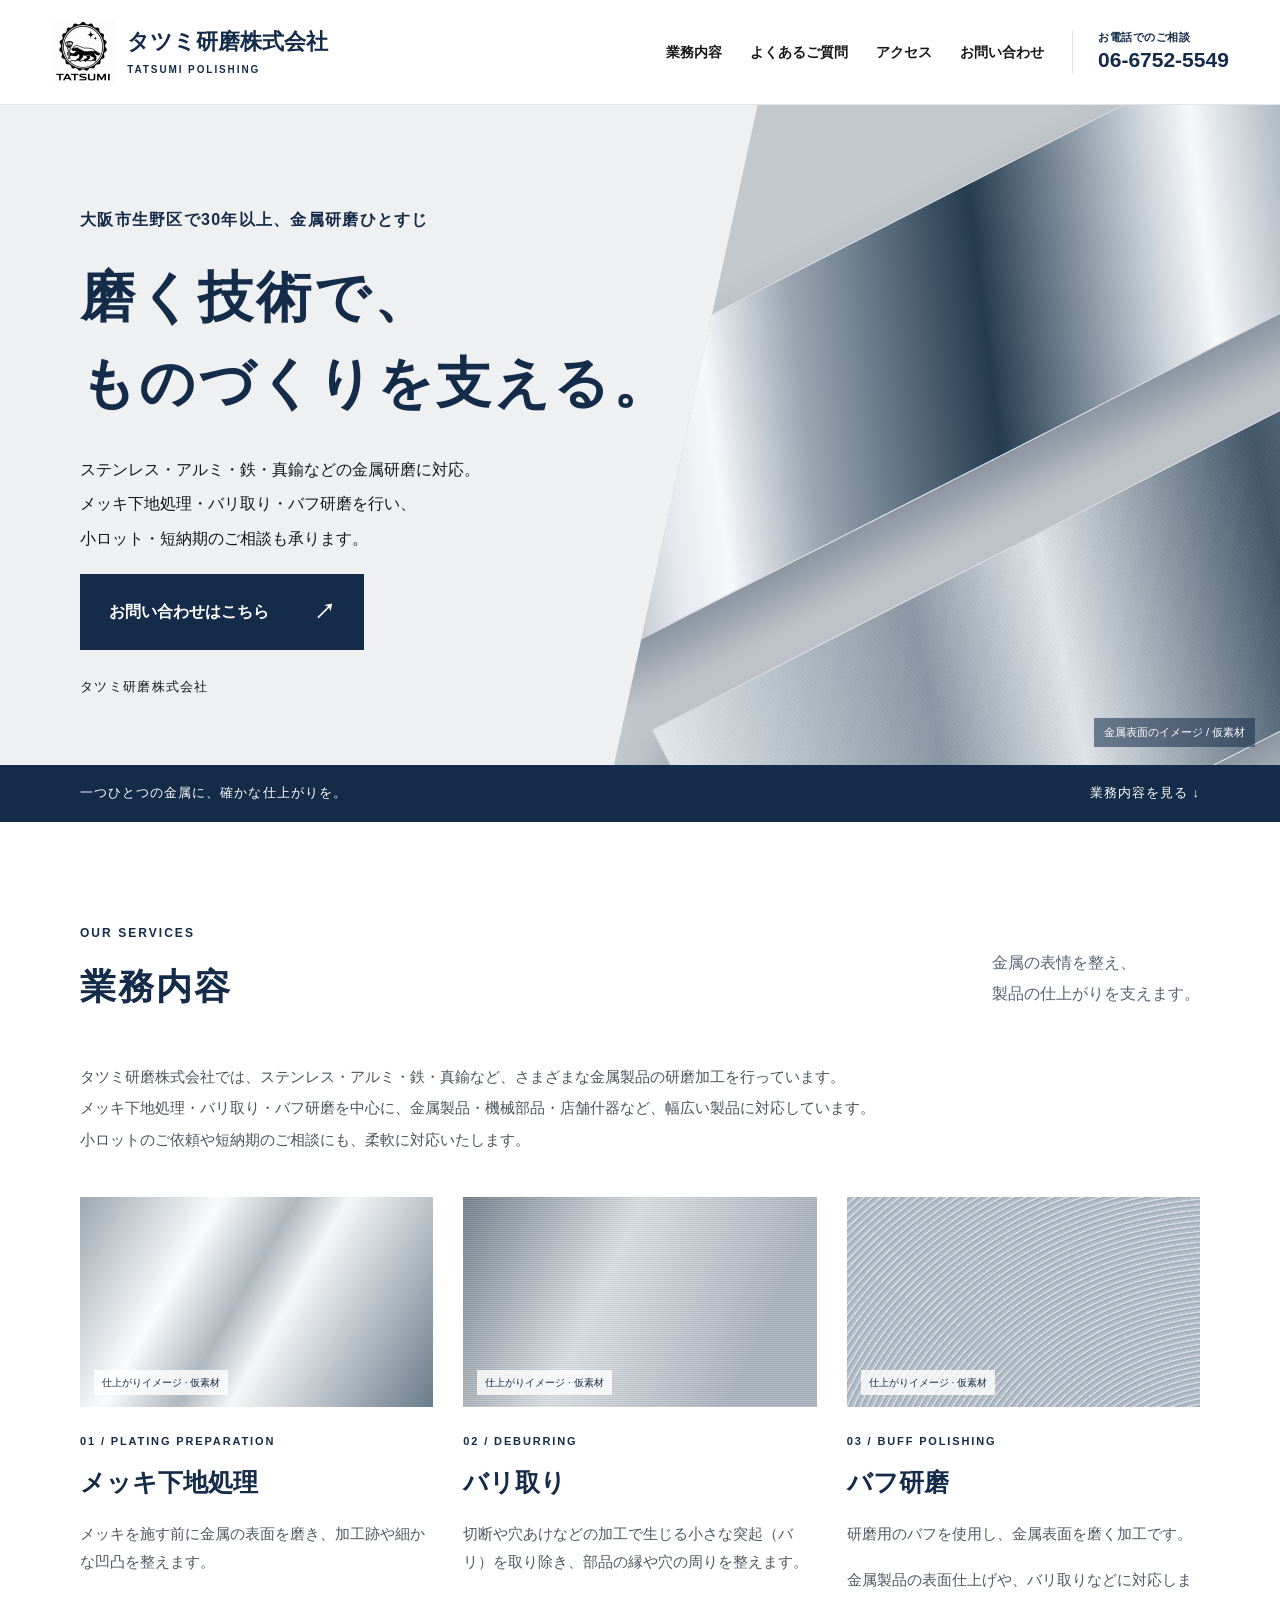
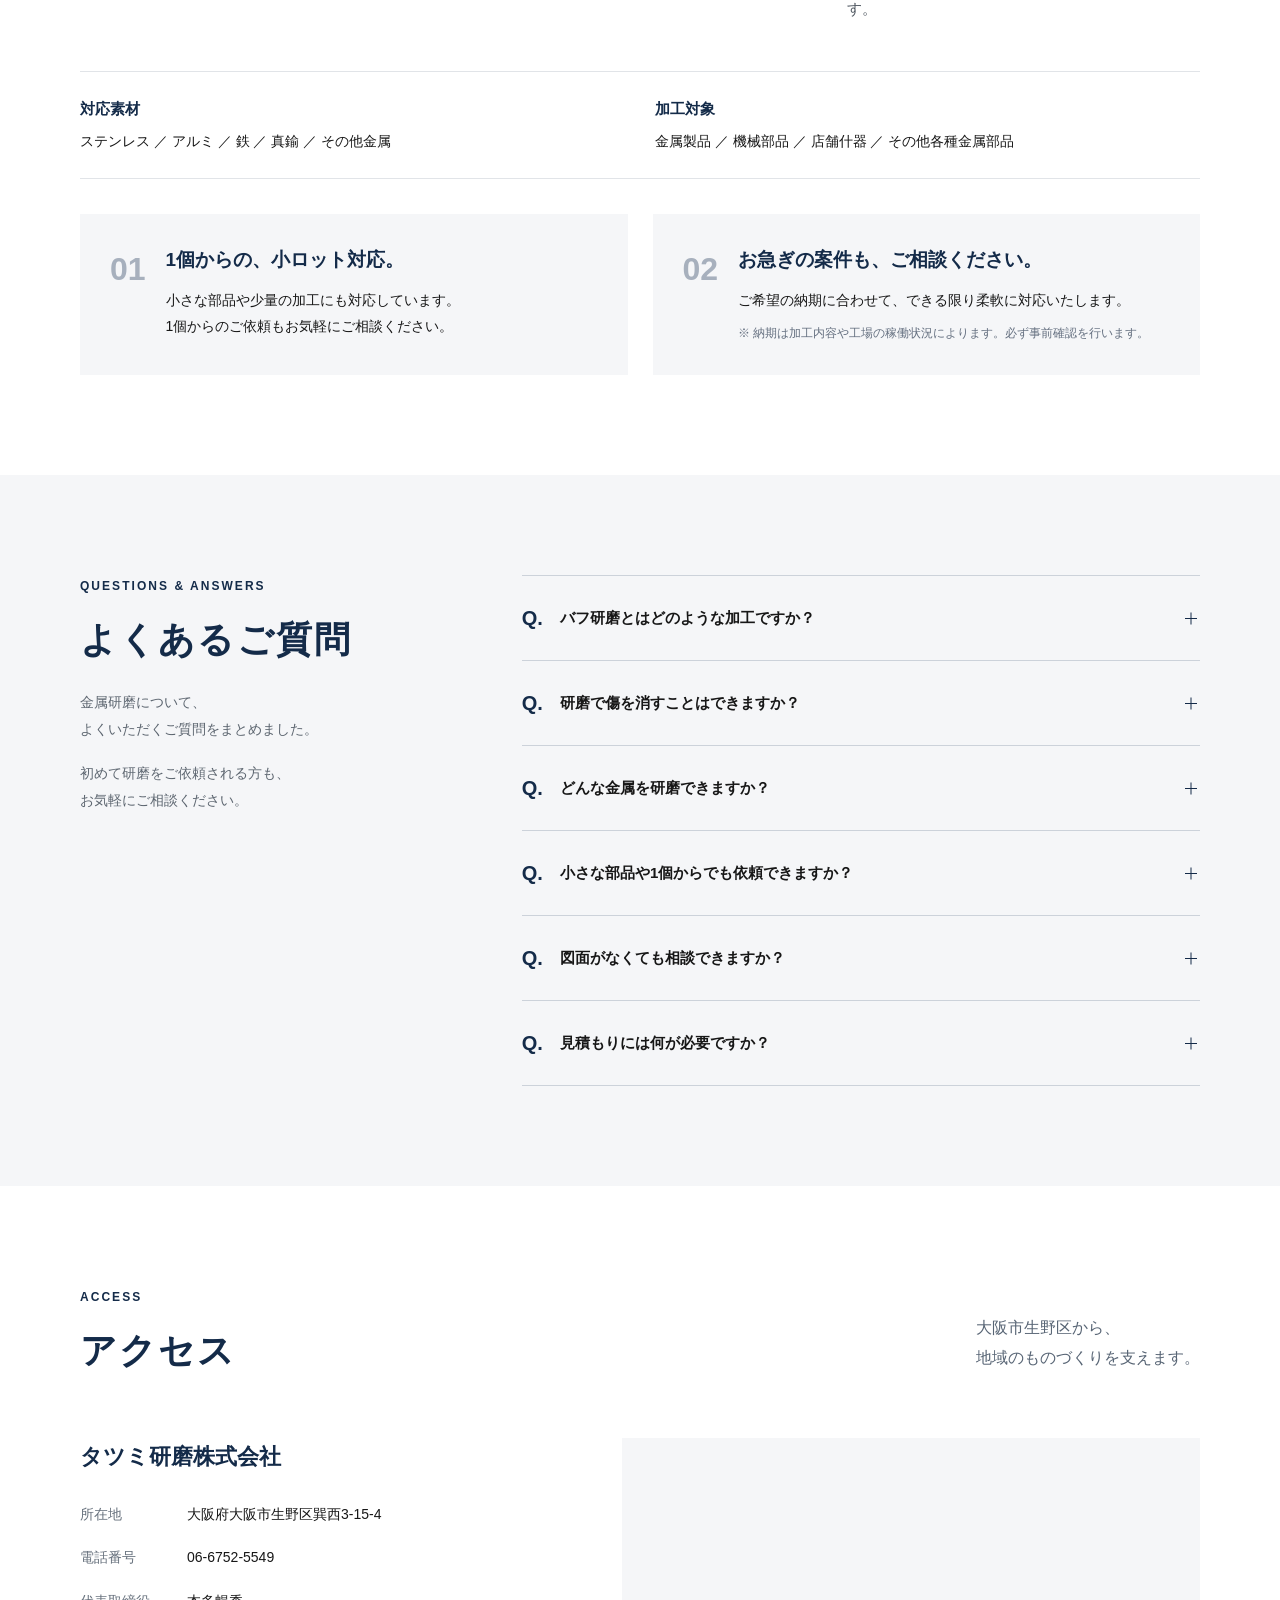
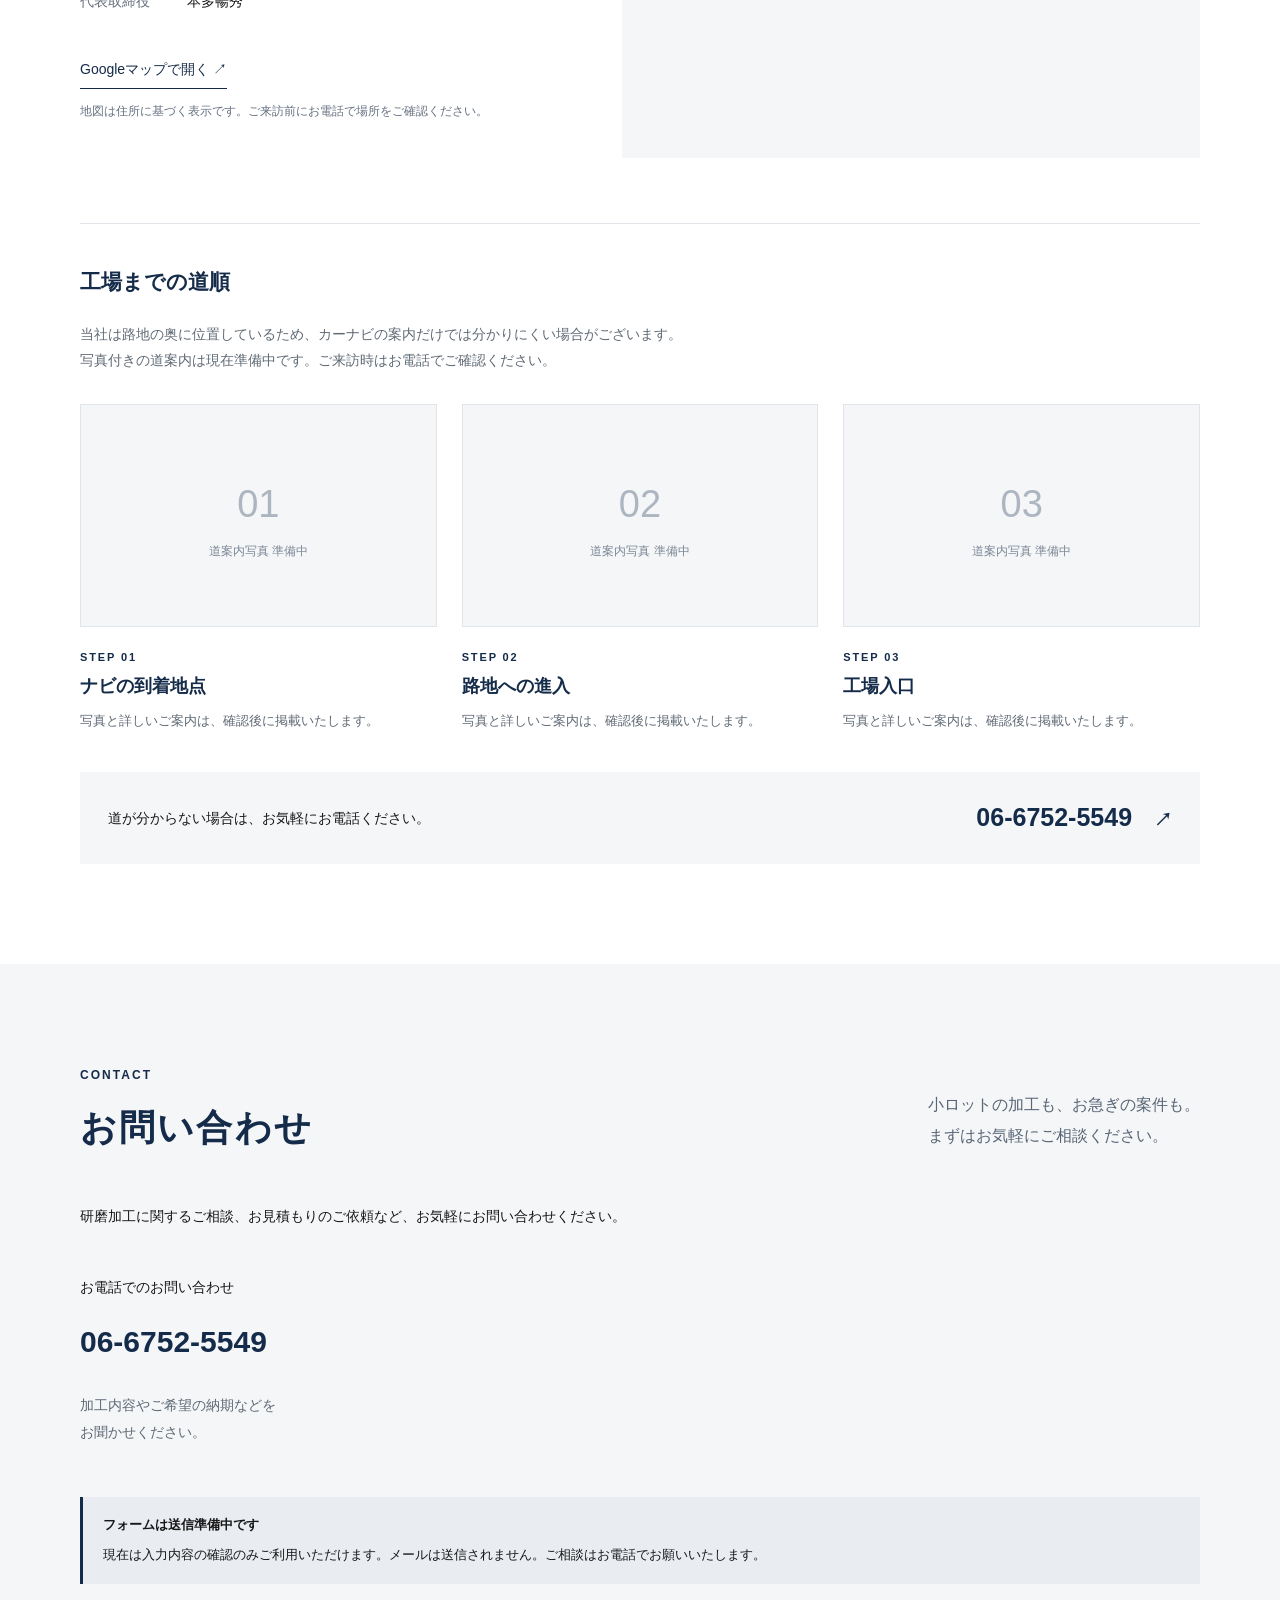
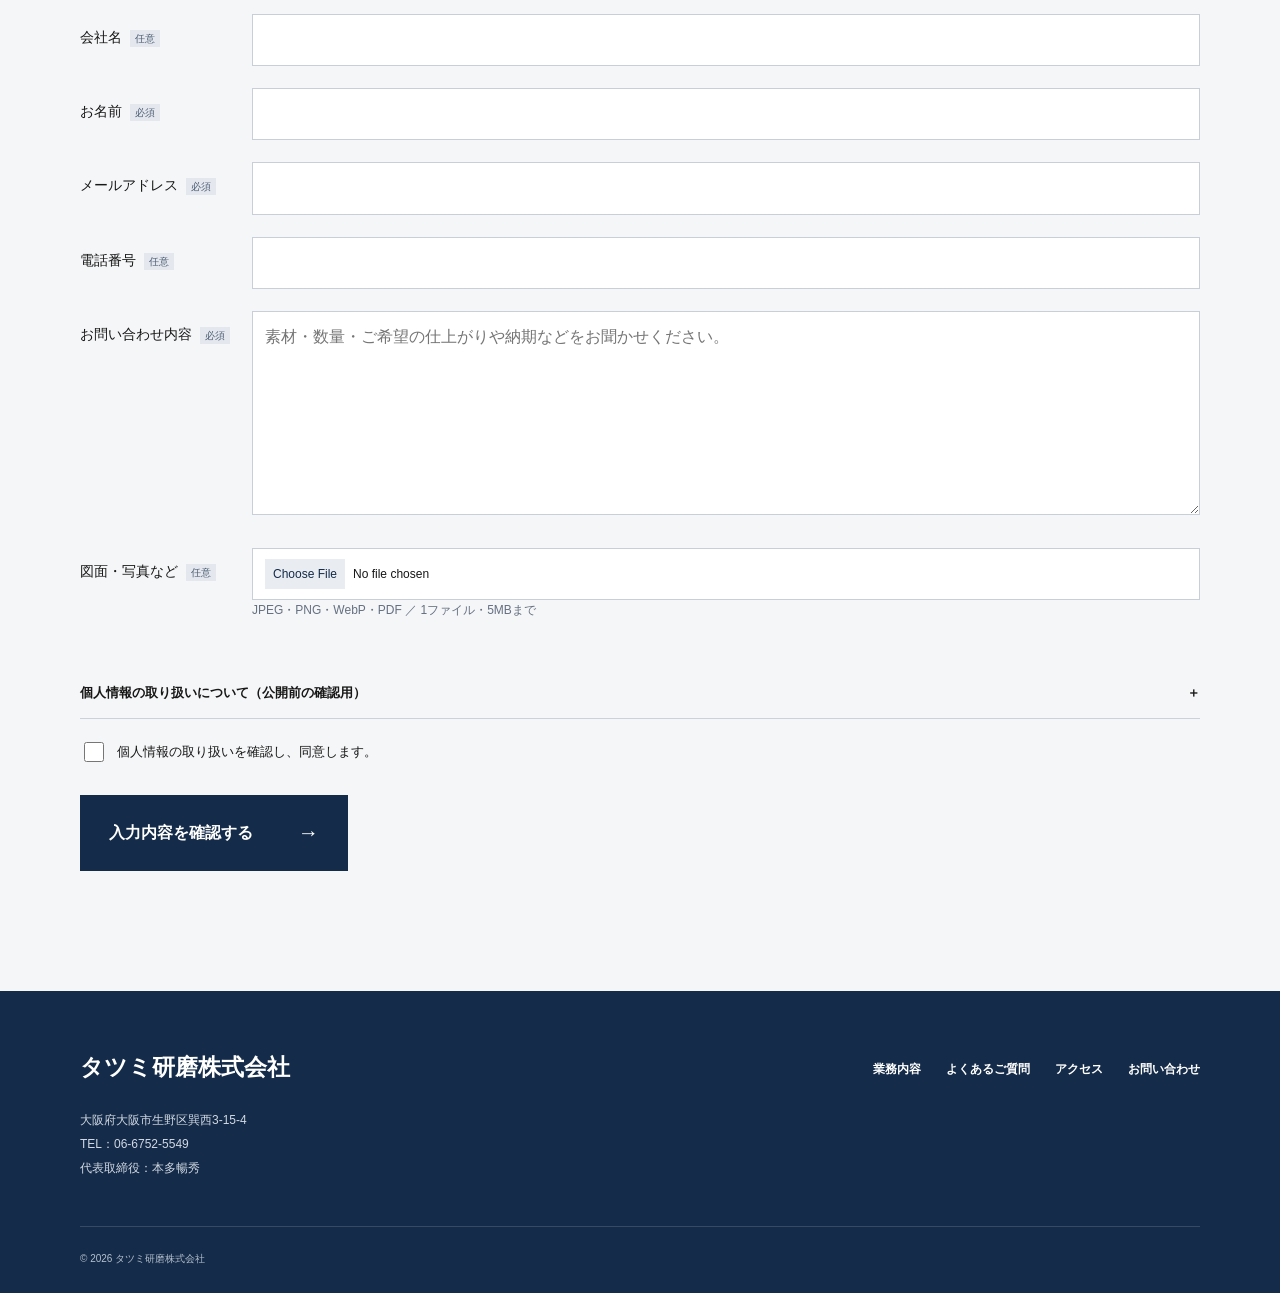
<file: tatsumi/index.html>
<!doctype html>
<html lang="ja"><head><meta charset="utf-8"><meta name="viewport" content="width=device-width, initial-scale=1"><title>タツミ研磨株式会社｜大阪市生野区の金属研磨・メッキ下地処理・バリ取り・バフ研磨</title><meta name="description" content="大阪市生野区のタツミ研磨株式会社。ステンレス・アルミ・鉄・真鍮などの金属研磨に対応。メッキ下地処理、バリ取り、バフ研磨を中心に、小ロット・短納期のご相談も承ります。"><meta property="og:title" content="タツミ研磨株式会社｜大阪市生野区の金属研磨"><meta property="og:description" content="磨く技術で、ものづくりを支える。小ロット・短納期のご相談も承ります。"><meta property="og:type" content="website"><meta property="og:locale" content="ja_JP"><meta name="theme-color" content="#142B49"><link rel="icon" href="assets/tatsumi-logo.jpg" type="image/jpeg"><link rel="stylesheet" href="style.css"><script src="site-config.js" defer></script><script src="main.js" defer></script></head>
<body><a class="skip" href="#main">本文へスキップ</a><header><div class="header-inner"><a class="brand" href="#"><img class="brand-mark" src="assets/tatsumi-logo.jpg" alt="" width="64" height="64"><span>タツミ研磨株式会社<small>TATSUMI POLISHING</small></span></a><button id="menu-toggle" class="menu-toggle" aria-controls="navigation" aria-expanded="false">メニュー <span aria-hidden="true">☰</span></button><nav id="navigation" aria-label="メインナビゲーション"><a href="#services">業務内容</a><a href="#faq">よくあるご質問</a><a href="#access">アクセス</a><a href="#contact">お問い合わせ</a><a class="header-tel" href="tel:0667525549"><small>お電話でのご相談</small>06-6752-5549</a></nav></div></header>
<main id="main"><section class="hero"><div class="hero-art" role="img" aria-label="研磨した金属を表現した仮のイラスト"><div class="metal-sheet sheet-one"></div><div class="metal-sheet sheet-two"></div><span class="image-note">金属表面のイメージ / 仮素材</span></div><div class="hero-content"><p class="eyebrow">大阪市生野区で30年以上、金属研磨ひとすじ</p><h1>磨く技術で、<br>ものづくりを支える。</h1><p class="hero-description">ステンレス・アルミ・鉄・真鍮などの金属研磨に対応。<br>メッキ下地処理・バリ取り・バフ研磨を行い、<br>小ロット・短納期のご相談も承ります。</p><a class="button" href="#contact">お問い合わせはこちら <span>↗</span></a><p class="hero-company">タツミ研磨株式会社</p></div><div class="hero-bottom"><span>一つひとつの金属に、確かな仕上がりを。</span><a href="#services">業務内容を見る ↓</a></div></section>
<section class="section" id="services"><div class="section-heading"><div><p class="eyebrow">OUR SERVICES</p><h2>業務内容</h2></div><p>金属の表情を整え、<br>製品の仕上がりを支えます。</p></div><p class="intro">タツミ研磨株式会社では、ステンレス・アルミ・鉄・真鍮など、さまざまな金属製品の研磨加工を行っています。<br>メッキ下地処理・バリ取り・バフ研磨を中心に、金属製品・機械部品・店舗什器など、幅広い製品に対応しています。<br>小ロットのご依頼や短納期のご相談にも、柔軟に対応いたします。</p><div class="services-grid"><article class="service"><div class="material material-0"><span>仕上がりイメージ · 仮素材</span></div><p class="eyebrow">01 / PLATING PREPARATION</p><h3>メッキ下地処理</h3><p>メッキを施す前に金属の表面を磨き、加工跡や細かな凹凸を整えます。</p></article><article class="service"><div class="material material-1"><span>仕上がりイメージ · 仮素材</span></div><p class="eyebrow">02 / DEBURRING</p><h3>バリ取り</h3><p>切断や穴あけなどの加工で生じる小さな突起（バリ）を取り除き、部品の縁や穴の周りを整えます。</p></article><article class="service"><div class="material material-2"><span>仕上がりイメージ · 仮素材</span></div><p class="eyebrow">03 / BUFF POLISHING</p><h3>バフ研磨</h3><p>研磨用のバフを使用し、金属表面を磨く加工です。</p><p>金属製品の表面仕上げや、バリ取りなどに対応します。</p></article></div><div class="specs"><div><h3>対応素材</h3><p>ステンレス ／ アルミ ／ 鉄 ／ 真鍮 ／ その他金属</p></div><div><h3>加工対象</h3><p>金属製品 ／ 機械部品 ／ 店舗什器 ／ その他各種金属部品</p></div></div><div class="strengths"><article><span>01</span><div><h3>1個からの、小ロット対応。</h3><p>小さな部品や少量の加工にも対応しています。<br>1個からのご依頼もお気軽にご相談ください。</p></div></article><article><span>02</span><div><h3>お急ぎの案件も、ご相談ください。</h3><p>ご希望の納期に合わせて、できる限り柔軟に対応いたします。</p><p class="note">※ 納期は加工内容や工場の稼働状況によります。必ず事前確認を行います。</p></div></article></div></section>
<section class="faq-section" id="faq"><div class="section faq-layout"><div><p class="eyebrow">QUESTIONS & ANSWERS</p><h2>よくあるご質問</h2><p>金属研磨について、<br>よくいただくご質問をまとめました。</p><p>初めて研磨をご依頼される方も、<br>お気軽にご相談ください。</p></div><div class="faq-list"><details><summary><span class="q">Q.</span>バフ研磨とはどのような加工ですか？<span class="toggle" aria-hidden="true"></span></summary><div class="answer">金属製品の表面仕上げや、バリ取りなどを行う加工です。</div></details><details><summary><span class="q">Q.</span>研磨で傷を消すことはできますか？<span class="toggle" aria-hidden="true"></span></summary><div class="answer">はい。前工程での研削跡や曲げ加工の跡などを研磨によって取り除き、きれいに仕上げます。ただし、傷の深さや製品の状態によっては、完全に除去できない場合があります。</div></details><details><summary><span class="q">Q.</span>どんな金属を研磨できますか？<span class="toggle" aria-hidden="true"></span></summary><div class="answer">ステンレス、アルミ、鉄、真鍮など、ほとんどの金属に対応しています。</div></details><details><summary><span class="q">Q.</span>小さな部品や1個からでも依頼できますか？<span class="toggle" aria-hidden="true"></span></summary><div class="answer">はい。小ロットのご依頼にも対応しておりますので、お気軽にご相談ください。</div></details><details><summary><span class="q">Q.</span>図面がなくても相談できますか？<span class="toggle" aria-hidden="true"></span></summary><div class="answer">はい。必要に応じてお打ち合わせを行い、お客様のご要望に合わせて対応いたします。</div></details><details><summary><span class="q">Q.</span>見積もりには何が必要ですか？<span class="toggle" aria-hidden="true"></span></summary><div class="answer">図面やサンプルなどがあれば、より詳細なお見積もりが可能です。口頭でのご相談にも対応しておりますので、お気軽にお問い合わせください。</div></details></div></div></section>
<section class="section" id="access"><div class="section-heading"><div><p class="eyebrow">ACCESS</p><h2>アクセス</h2></div><p>大阪市生野区から、<br>地域のものづくりを支えます。</p></div><div class="access-grid"><div><h3>タツミ研磨株式会社</h3><dl><dt>所在地</dt><dd>大阪府大阪市生野区巽西3-15-4</dd><dt>電話番号</dt><dd><a href="tel:0667525549">06-6752-5549</a></dd><dt>代表取締役</dt><dd>本多暢秀</dd></dl><a class="text-link" href="https://www.google.com/maps/search/?api=1&query=大阪府大阪市生野区巽西3-15-4" target="_blank" rel="noopener noreferrer">Googleマップで開く ↗</a><p class="note">地図は住所に基づく表示です。ご来訪前にお電話で場所をご確認ください。</p></div><iframe title="タツミ研磨株式会社の所在地（住所検索）" src="https://maps.google.com/maps?q=大阪府大阪市生野区巽西3-15-4&output=embed" loading="lazy" referrerpolicy="no-referrer-when-downgrade"></iframe></div><div class="directions"><h3>工場までの道順</h3><p>当社は路地の奥に位置しているため、カーナビの案内だけでは分かりにくい場合がございます。<br>写真付きの道案内は現在準備中です。ご来訪時はお電話でご確認ください。</p><div class="steps"><article><div class="photo-placeholder"><span>01</span><p>道案内写真 準備中</p></div><p class="eyebrow">STEP 01</p><h3>ナビの到着地点</h3><p>写真と詳しいご案内は、確認後に掲載いたします。</p></article><article><div class="photo-placeholder"><span>02</span><p>道案内写真 準備中</p></div><p class="eyebrow">STEP 02</p><h3>路地への進入</h3><p>写真と詳しいご案内は、確認後に掲載いたします。</p></article><article><div class="photo-placeholder"><span>03</span><p>道案内写真 準備中</p></div><p class="eyebrow">STEP 03</p><h3>工場入口</h3><p>写真と詳しいご案内は、確認後に掲載いたします。</p></article></div><div class="callout"><p>道が分からない場合は、お気軽にお電話ください。</p><a href="tel:0667525549">06-6752-5549 <span>↗</span></a></div></div></section>
<section class="contact-section" id="contact"><div class="section"><div class="section-heading"><div><p class="eyebrow">CONTACT</p><h2>お問い合わせ</h2></div><p>小ロットの加工も、お急ぎの案件も。<br>まずはお気軽にご相談ください。</p></div><p>研磨加工に関するご相談、お見積もりのご依頼など、お気軽にお問い合わせください。</p><div class="contact-grid"><div class="contact-phone"><p>お電話でのお問い合わせ</p><a href="tel:0667525549">06-6752-5549</a><p>加工内容やご希望の納期などを<br>お聞かせください。</p></div><div><div class="form-notice"><strong>フォームは送信準備中です</strong><p>現在は入力内容の確認のみご利用いただけます。メールは送信されません。ご相談はお電話でお願いいたします。</p></div><form id="contact-form" novalidate><div class="form-grid"><label for="company">会社名<span class="badge">任意</span></label><div><input id="company" name="company" type="text" autocomplete="organization"  maxlength="100"><p class="error" id="company-error"></p></div><label for="name">お名前<span class="badge">必須</span></label><div><input id="name" name="name" type="text" autocomplete="name" required maxlength="100"><p class="error" id="name-error"></p></div><label for="email">メールアドレス<span class="badge">必須</span></label><div><input id="email" name="email" type="email" autocomplete="email" required maxlength="250"><p class="error" id="email-error"></p></div><label for="phone">電話番号<span class="badge">任意</span></label><div><input id="phone" name="phone" type="tel" autocomplete="tel"  maxlength="100"><p class="error" id="phone-error"></p></div><label for="message">お問い合わせ内容<span class="badge">必須</span></label><div><textarea id="message" name="message" required rows="6" maxlength="5000" placeholder="素材・数量・ご希望の仕上がりや納期などをお聞かせください。"></textarea><p class="error" id="message-error"></p></div><label for="attachment">図面・写真など<span class="badge">任意</span></label><div><input id="attachment" name="attachment" type="file" accept="image/jpeg,image/png,image/webp,application/pdf"><p class="note">JPEG・PNG・WebP・PDF ／ 1ファイル・5MBまで</p><p class="error" id="attachment-error"></p></div></div><div class="privacy"><details><summary>個人情報の取り扱いについて（公開前の確認用）</summary><p>この画面の入力値・添付ファイルはサーバーへ送信・保存されません。正式な個人情報保護方針は公開前に確定します。現在、お問い合わせはお電話で承ります。</p></details><label class="consent"><input type="checkbox" id="consent" name="consent" required>個人情報の取り扱いを確認し、同意します。</label><p class="error" id="consent-error"></p></div><div class="honeypot" aria-hidden="true"><label>この欄は空欄にしてください<input name="website" tabindex="-1" autocomplete="off"></label></div><button class="button" type="submit">入力内容を確認する <span>→</span></button><p id="form-status" role="status" tabindex="-1"></p></form></div></div></div></section></main>
<footer><div class="footer-inner"><div><a class="footer-brand" href="#">タツミ研磨株式会社</a><p>大阪府大阪市生野区巽西3-15-4<br><a href="tel:0667525549">TEL：06-6752-5549</a><br>代表取締役：本多暢秀</p></div><nav aria-label="フッターナビゲーション"><a href="#services">業務内容</a><a href="#faq">よくあるご質問</a><a href="#access">アクセス</a><a href="#contact">お問い合わせ</a></nav></div><div class="copyright">© 2026 タツミ研磨株式会社</div></footer></body></html>
</file>
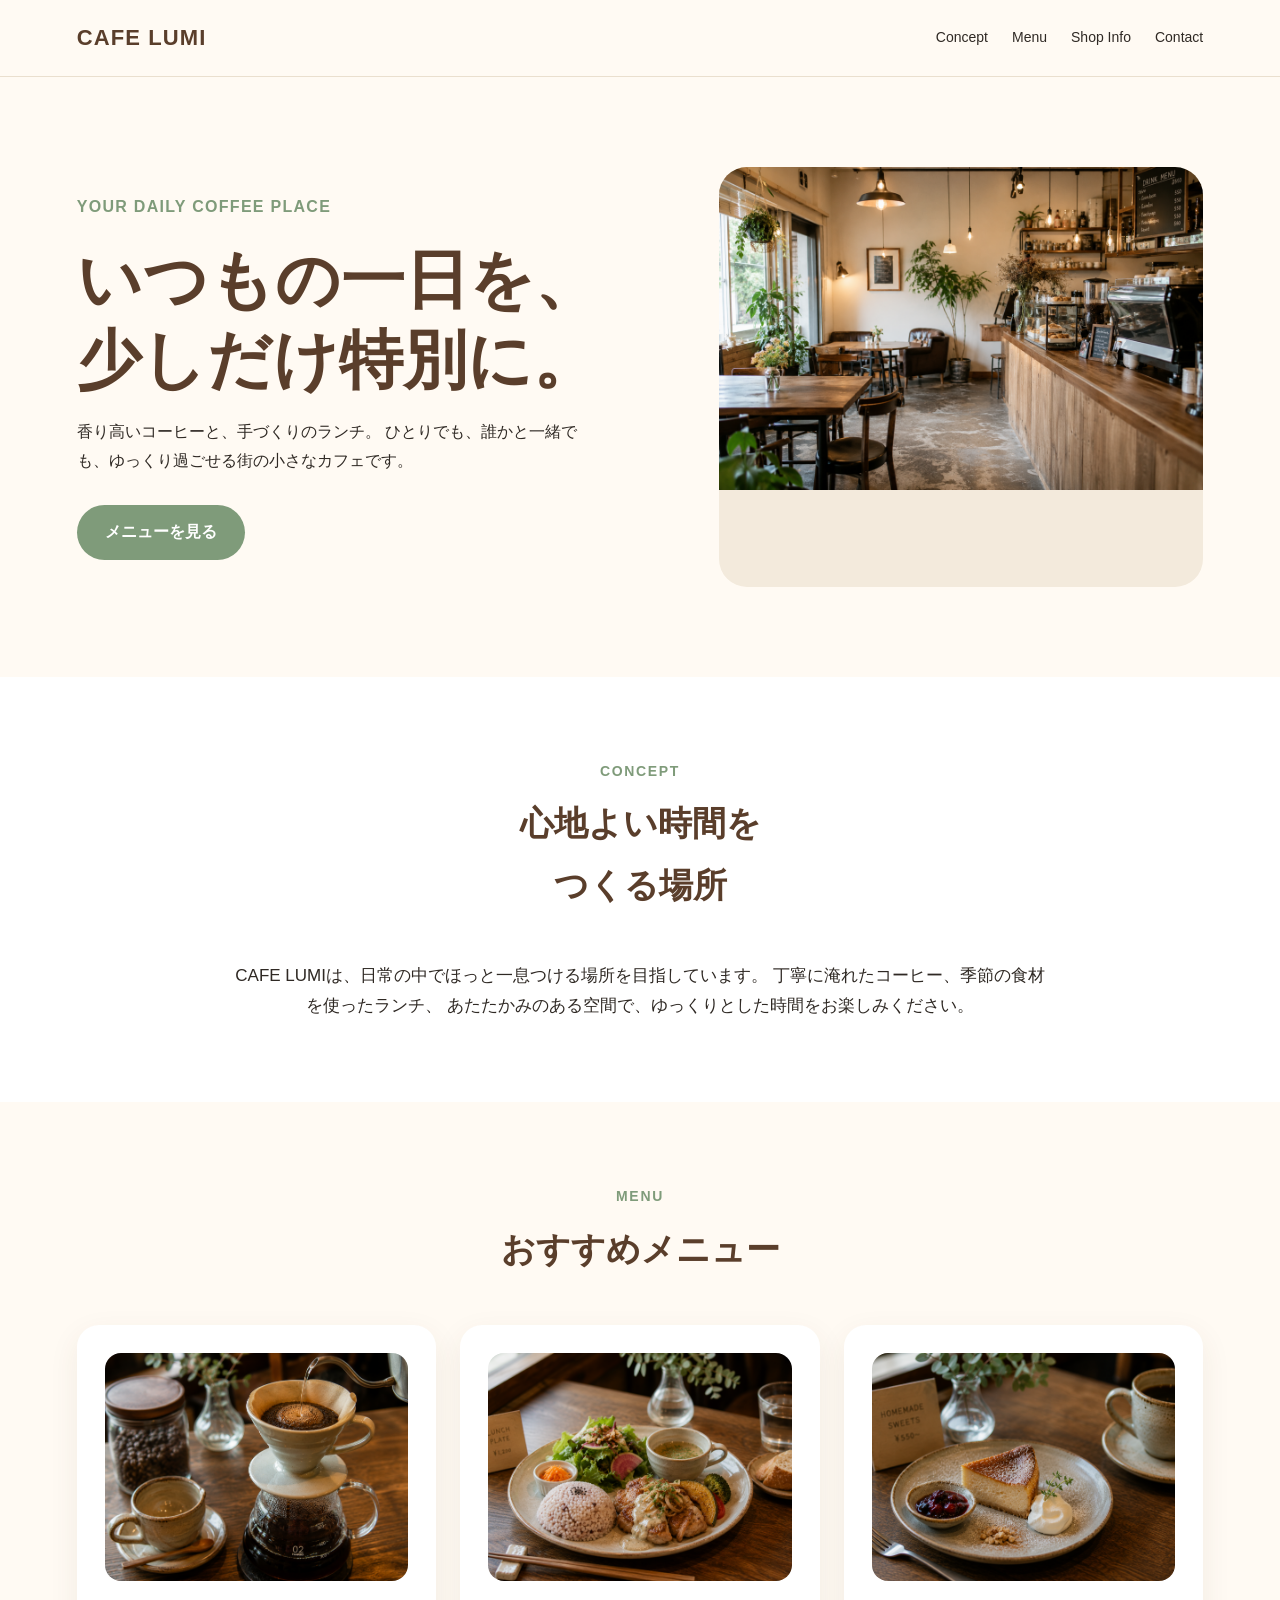
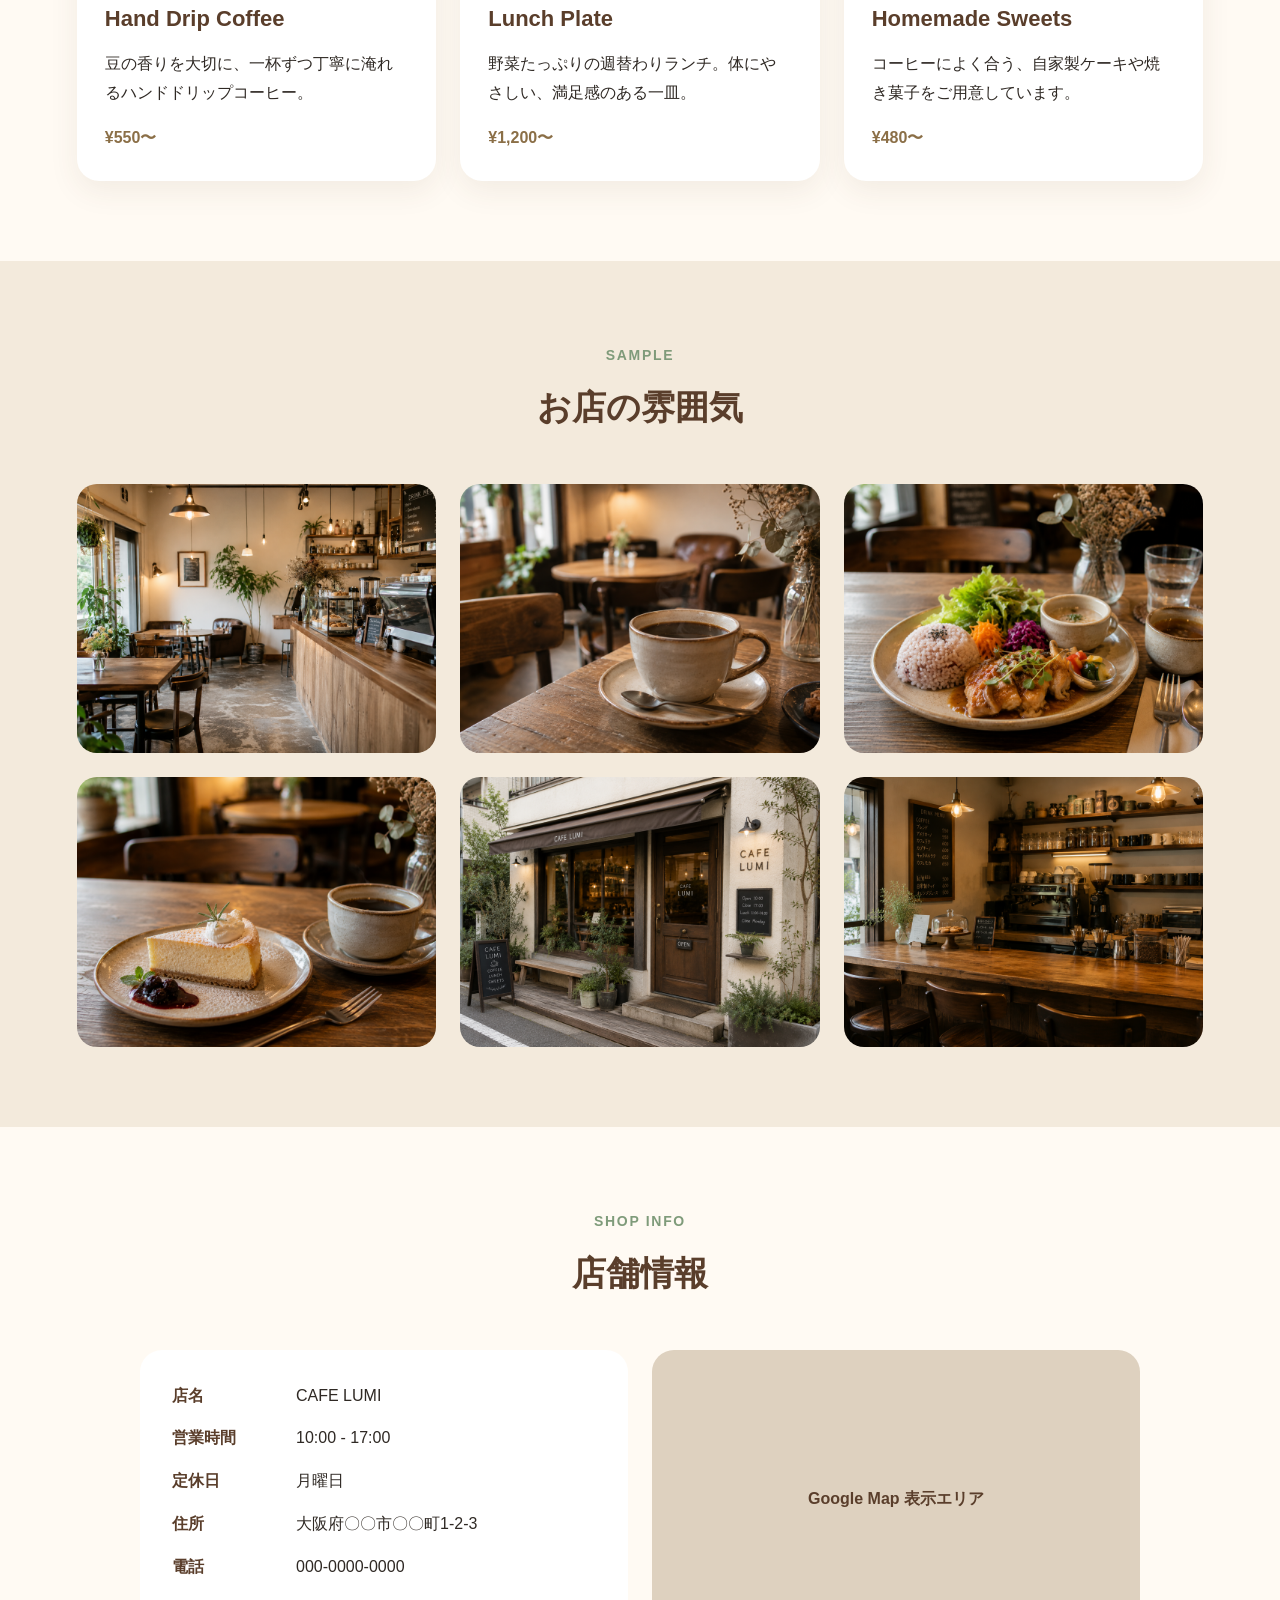
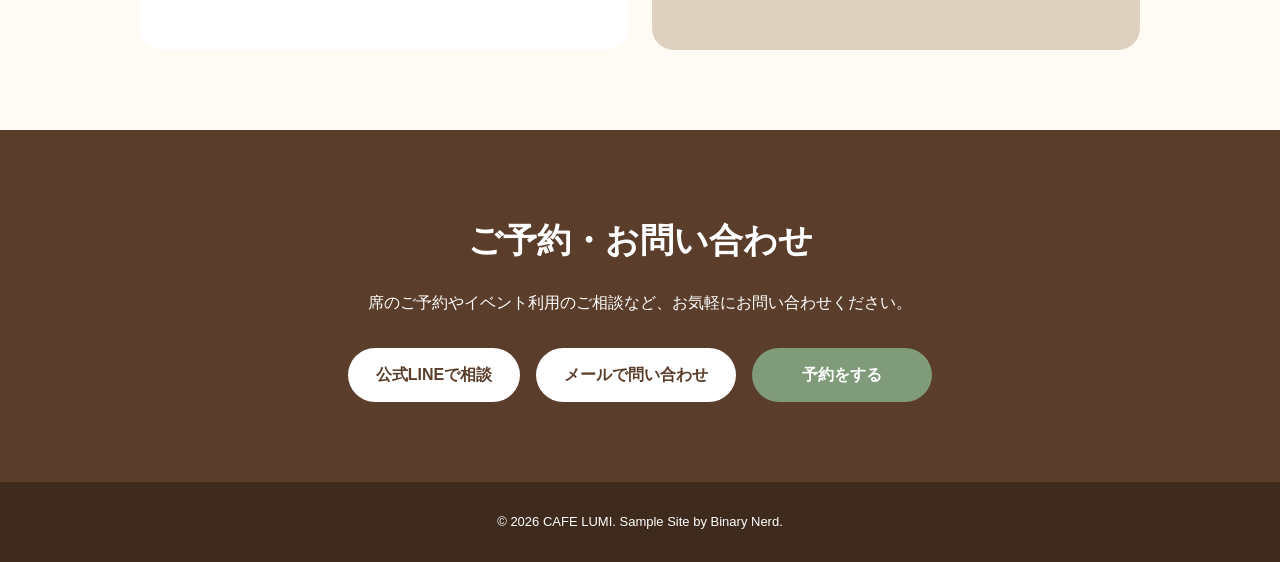
<file: sample_cafe.html>
<!DOCTYPE html>
<html lang="ja">
<head>
  <meta charset="UTF-8" />
  <meta name="viewport" content="width=device-width, initial-scale=1.0" />
  <title>Cafe Sample | Binary Nerd</title>
  <style>
    :root {
      --base: #fffaf3;
      --main: #5a3e2b;
      --sub: #8b6f47;
      --accent: #7f9b7a;
      --light: #f3eadc;
      --text: #2f2924;
      --white: #ffffff;
    }

    * {
      box-sizing: border-box;
      margin: 0;
      padding: 0;
    }

    body {
      font-family: "Hiragino Sans", "Yu Gothic", sans-serif;
      background: var(--base);
      color: var(--text);
      line-height: 1.8;
    }

    a {
      color: inherit;
      text-decoration: none;
    }

    img {
      width: 100%;
      display: block;
    }

    header {
      background: rgba(255, 250, 243, 0.95);
      padding: 18px 6%;
      display: flex;
      justify-content: space-between;
      align-items: center;
      position: sticky;
      top: 0;
      z-index: 10;
      border-bottom: 1px solid #eadfce;
    }

    .logo {
      font-size: 22px;
      font-weight: 700;
      color: var(--main);
      letter-spacing: 0.05em;
    }

    nav {
      display: flex;
      gap: 24px;
      font-size: 14px;
    }

    .hero {
      padding: 90px 6%;
      display: grid;
      grid-template-columns: 1.1fr 0.9fr;
      gap: 50px;
      align-items: center;
    }

    .hero-text span {
      color: var(--accent);
      font-weight: 700;
      letter-spacing: 0.08em;
    }

    .hero h1 {
      font-size: clamp(36px, 5vw, 64px);
      line-height: 1.25;
      color: var(--main);
      margin: 18px 0;
    }

    .hero p {
      font-size: 16px;
      max-width: 520px;
      margin-bottom: 30px;
    }

    .btn {
      display: inline-block;
      background: var(--accent);
      color: var(--white);
      padding: 13px 28px;
      border-radius: 999px;
      font-weight: 700;
    }

    .hero-img {
      border-radius: 28px;
      overflow: hidden;
      background: var(--light);
      min-height: 420px;
    }

    .hero-img img {
      height: 100%;
      object-fit: cover;
    }

    section {
      padding: 80px 6%;
      scroll-margin-top: 96px;
    }

    .section-title {
      text-align: center;
      margin-bottom: 45px;
    }

    .section-title span {
      color: var(--accent);
      font-size: 14px;
      letter-spacing: 0.12em;
      font-weight: 700;
    }

    .section-title h2 {
      font-size: 34px;
      color: var(--main);
      margin-top: 8px;
    }

    .concept {
      background: var(--white);
    }

    .concept-box {
      max-width: 820px;
      margin: 0 auto;
      text-align: center;
      font-size: 17px;
    }

    .menu-grid,
    .gallery-grid,
    .info-grid {
      display: grid;
      gap: 24px;
    }

    .menu-grid {
      grid-template-columns: repeat(3, 1fr);
    }

    .card {
      background: var(--white);
      border-radius: 22px;
      padding: 28px;
      box-shadow: 0 10px 30px rgba(90, 62, 43, 0.08);
    }

    .card img {
      aspect-ratio: 4 / 3;
      object-fit: cover;
      border-radius: 16px;
      margin-bottom: 18px;
    }

    .card h3 {
      color: var(--main);
      margin-bottom: 12px;
      font-size: 22px;
    }

    .price {
      color: var(--sub);
      font-weight: 700;
      margin-top: 16px;
    }

    .gallery {
      background: var(--light);
    }

    .gallery-grid {
      grid-template-columns: repeat(3, 1fr);
    }

    .gallery-item {
      background: #d8c8b2;
      border-radius: 20px;
      aspect-ratio: 4 / 3;
      overflow: hidden;
      display: flex;
      align-items: center;
      justify-content: center;
      color: var(--main);
      font-weight: 700;
    }

    .gallery-item img {
      width: 100%;
      height: 100%;
      object-fit: cover;
    }

    .info-grid {
      grid-template-columns: 1fr 1fr;
      max-width: 1000px;
      margin: 0 auto;
    }

    .info-list {
      background: var(--white);
      border-radius: 22px;
      padding: 32px;
    }

    .info-list dl {
      display: grid;
      grid-template-columns: 110px 1fr;
      gap: 14px;
    }

    .info-list dt {
      font-weight: 700;
      color: var(--main);
    }

    .map-placeholder {
      background: #ded1bf;
      border-radius: 22px;
      min-height: 300px;
      display: flex;
      align-items: center;
      justify-content: center;
      color: var(--main);
      font-weight: 700;
    }

    .contact {
      background: var(--main);
      color: var(--white);
      text-align: center;
    }

    .contact h2 {
      font-size: 34px;
      margin-bottom: 18px;
    }

    .contact p {
      margin-bottom: 30px;
    }

    .contact-buttons {
      display: flex;
      justify-content: center;
      gap: 16px;
      flex-wrap: wrap;
    }

    .contact-buttons a {
      background: var(--white);
      color: var(--main);
      padding: 13px 28px;
      border-radius: 999px;
      font-weight: 700;
    }

    .contact-buttons .reserve-button {
      width: 180px;
      text-align: center;
      background: var(--accent);
      color: var(--white);
    }

    footer {
      text-align: center;
      padding: 28px;
      background: #3e2b1e;
      color: var(--white);
      font-size: 13px;
    }

    @media (max-width: 768px) {
      header {
        flex-direction: column;
        gap: 14px;
      }

      nav {
        gap: 14px;
        flex-wrap: wrap;
        justify-content: center;
      }

      .hero {
        grid-template-columns: 1fr;
        padding-top: 60px;
      }

      .hero-img {
        aspect-ratio: 3 / 2;
        min-height: 0;
      }

      .menu-grid,
      .gallery-grid,
      .info-grid {
        grid-template-columns: 1fr;
      }

      .gallery-grid {
        display: flex;
        gap: 16px;
        overflow-x: auto;
        scroll-snap-type: x mandatory;
        padding-bottom: 12px;
      }

      .gallery-item {
        flex: 0 0 82%;
        scroll-snap-align: start;
      }

      section {
        padding: 60px 6%;
        scroll-margin-top: 140px;
      }
    }
  </style>
</head>

<body>

  <header>
    <a href="#" class="logo">CAFE LUMI</a>
    <nav>
      <a href="#concept">Concept</a>
      <a href="#menu">Menu</a>
      <a href="#info">Shop Info</a>
      <a href="#contact">Contact</a>
    </nav>
  </header>

  <main>

    <section class="hero">
      <div class="hero-text">
        <span>YOUR DAILY COFFEE PLACE</span>
        <h1>いつもの一日を、<br>少しだけ特別に。</h1>
        <p>
          香り高いコーヒーと、手づくりのランチ。
          ひとりでも、誰かと一緒でも、ゆっくり過ごせる街の小さなカフェです。
        </p>
        <a href="#menu" class="btn">メニューを見る</a>
      </div>

      <div class="hero-img">
        <img src="images/cafe_photo1.png" alt="カフェの店内イメージ">
      </div>
    </section>

    <section id="concept" class="concept">
      <div class="section-title">
        <span>CONCEPT</span>
        <h2>心地よい時間を<br>つくる場所</h2>
      </div>
      <div class="concept-box">
        <p>
          CAFE LUMIは、日常の中でほっと一息つける場所を目指しています。
          丁寧に淹れたコーヒー、季節の食材を使ったランチ、
          あたたかみのある空間で、ゆっくりとした時間をお楽しみください。
        </p>
      </div>
    </section>

    <section id="menu">
      <div class="section-title">
        <span>MENU</span>
        <h2>おすすめメニュー</h2>
      </div>

      <div class="menu-grid">
        <div class="card">
          <img src="images/cafe_photo7.png" alt="ハンドドリップコーヒー">
          <h3>Hand Drip Coffee</h3>
          <p>豆の香りを大切に、一杯ずつ丁寧に淹れるハンドドリップコーヒー。</p>
          <p class="price">¥550〜</p>
        </div>

        <div class="card">
          <img src="images/cafe_photo8.png" alt="ランチプレート">
          <h3>Lunch Plate</h3>
          <p>野菜たっぷりの週替わりランチ。体にやさしい、満足感のある一皿。</p>
          <p class="price">¥1,200〜</p>
        </div>

        <div class="card">
          <img src="images/cafe_photo9.png" alt="自家製スイーツ">
          <h3>Homemade Sweets</h3>
          <p>コーヒーによく合う、自家製ケーキや焼き菓子をご用意しています。</p>
          <p class="price">¥480〜</p>
        </div>
      </div>
    </section>

    <section class="gallery">
      <div class="section-title">
        <span>SAMPLE</span>
        <h2>お店の雰囲気</h2>
      </div>

      <div class="gallery-grid">
        <div class="gallery-item"><img src="images/cafe_photo1.png" alt="カフェ店内の雰囲気"></div>
        <div class="gallery-item"><img src="images/cafe_photo2.png" alt="カフェのコーヒー"></div>
        <div class="gallery-item"><img src="images/cafe_photo3.png" alt="カフェのランチ"></div>
        <div class="gallery-item"><img src="images/cafe_photo4.png" alt="カフェのスイーツ"></div>
        <div class="gallery-item"><img src="images/cafe_photo5.png" alt="カフェの外観"></div>
        <div class="gallery-item"><img src="images/cafe_photo6.png" alt="カフェのカウンター"></div>
      </div>
    </section>

    <section id="info">
      <div class="section-title">
        <span>SHOP INFO</span>
        <h2>店舗情報</h2>
      </div>

      <div class="info-grid">
        <div class="info-list">
          <dl>
            <dt>店名</dt>
            <dd>CAFE LUMI</dd>

            <dt>営業時間</dt>
            <dd>10:00 - 17:00</dd>

            <dt>定休日</dt>
            <dd>月曜日</dd>

            <dt>住所</dt>
            <dd>大阪府〇〇市〇〇町1-2-3</dd>

            <dt>電話</dt>
            <dd>000-0000-0000</dd>
          </dl>
        </div>

        <div class="map-placeholder">
          Google Map 表示エリア
        </div>
      </div>
    </section>

    <section id="contact" class="contact">
      <h2>ご予約・お問い合わせ</h2>
      <p>席のご予約やイベント利用のご相談など、お気軽にお問い合わせください。</p>

      <div class="contact-buttons">
        <a href="#">公式LINEで相談</a>
        <a href="mailto:sample@example.com">メールで問い合わせ</a>
        <a href="#" class="reserve-button">予約をする</a>
      </div>
    </section>

  </main>

  <footer>
    <p>&copy; 2026 CAFE LUMI. Sample Site by Binary Nerd.</p>
  </footer>

</body>
</html>
</file>
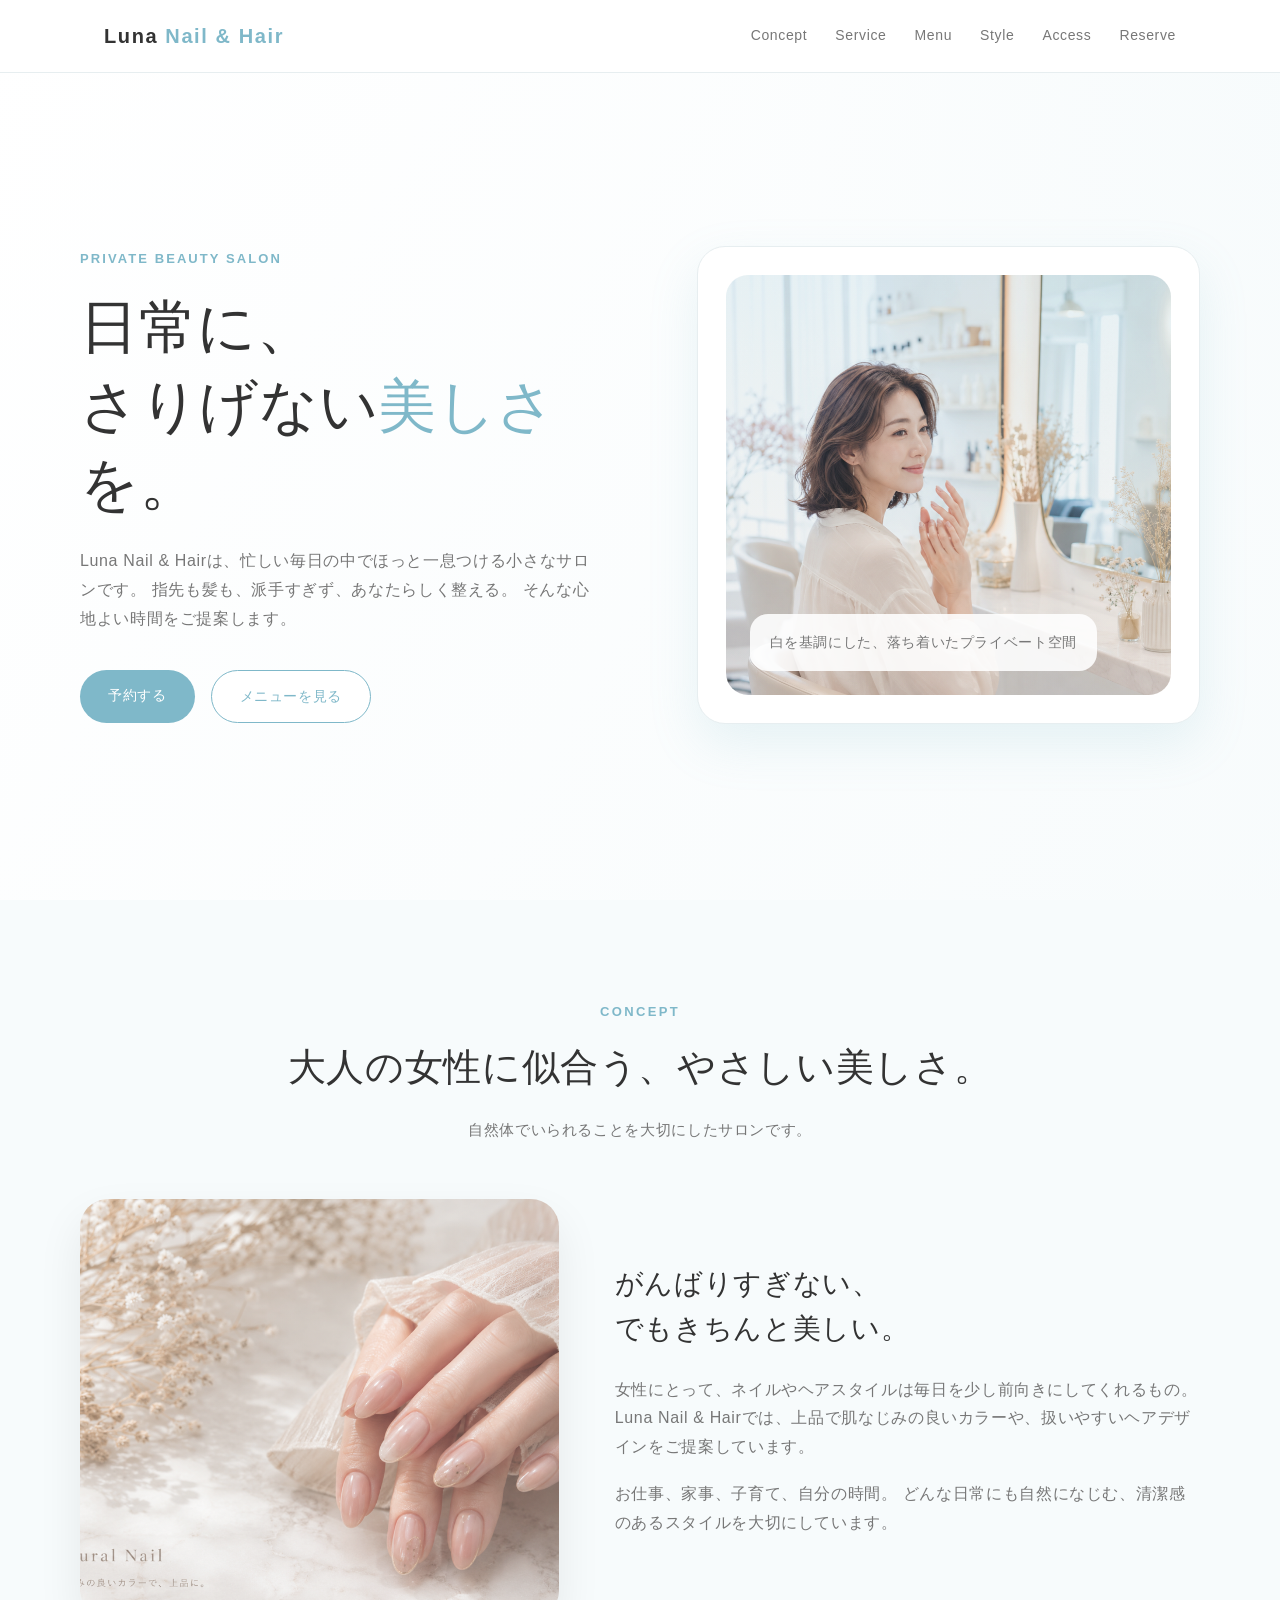
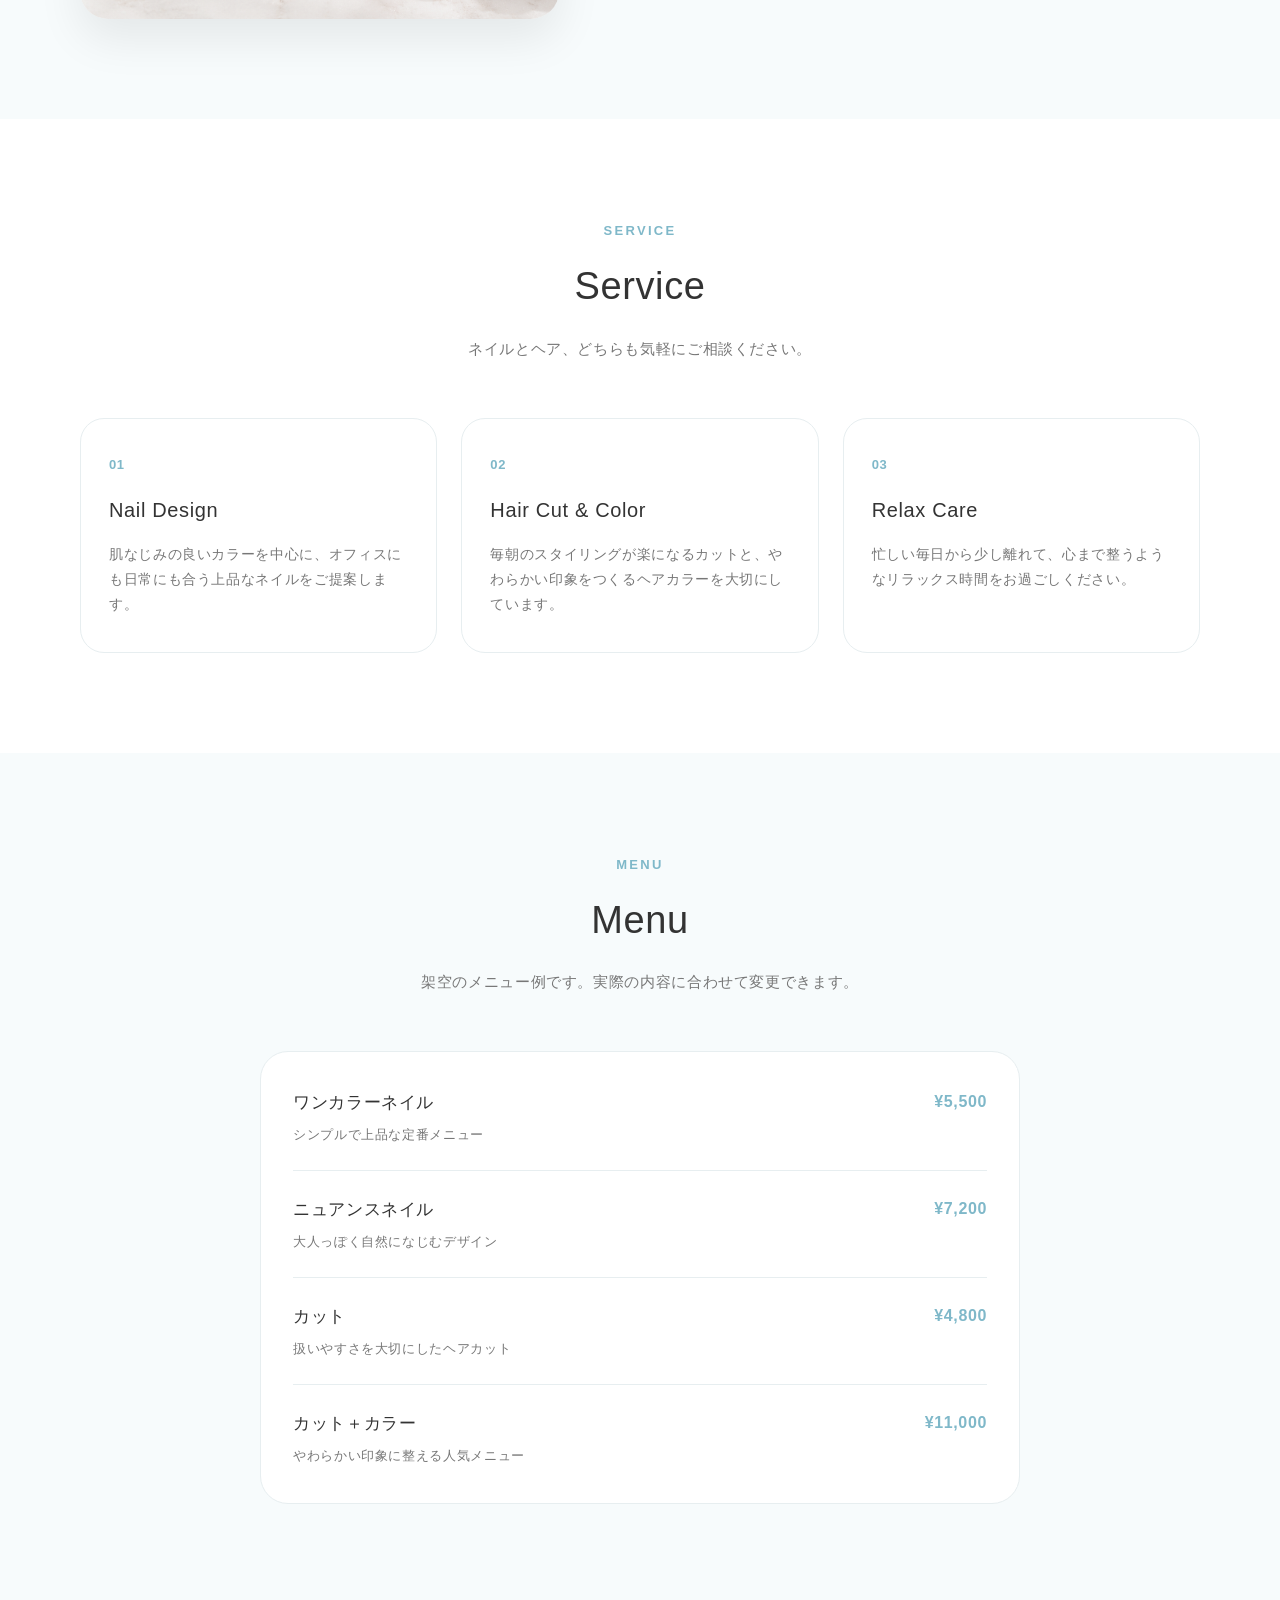
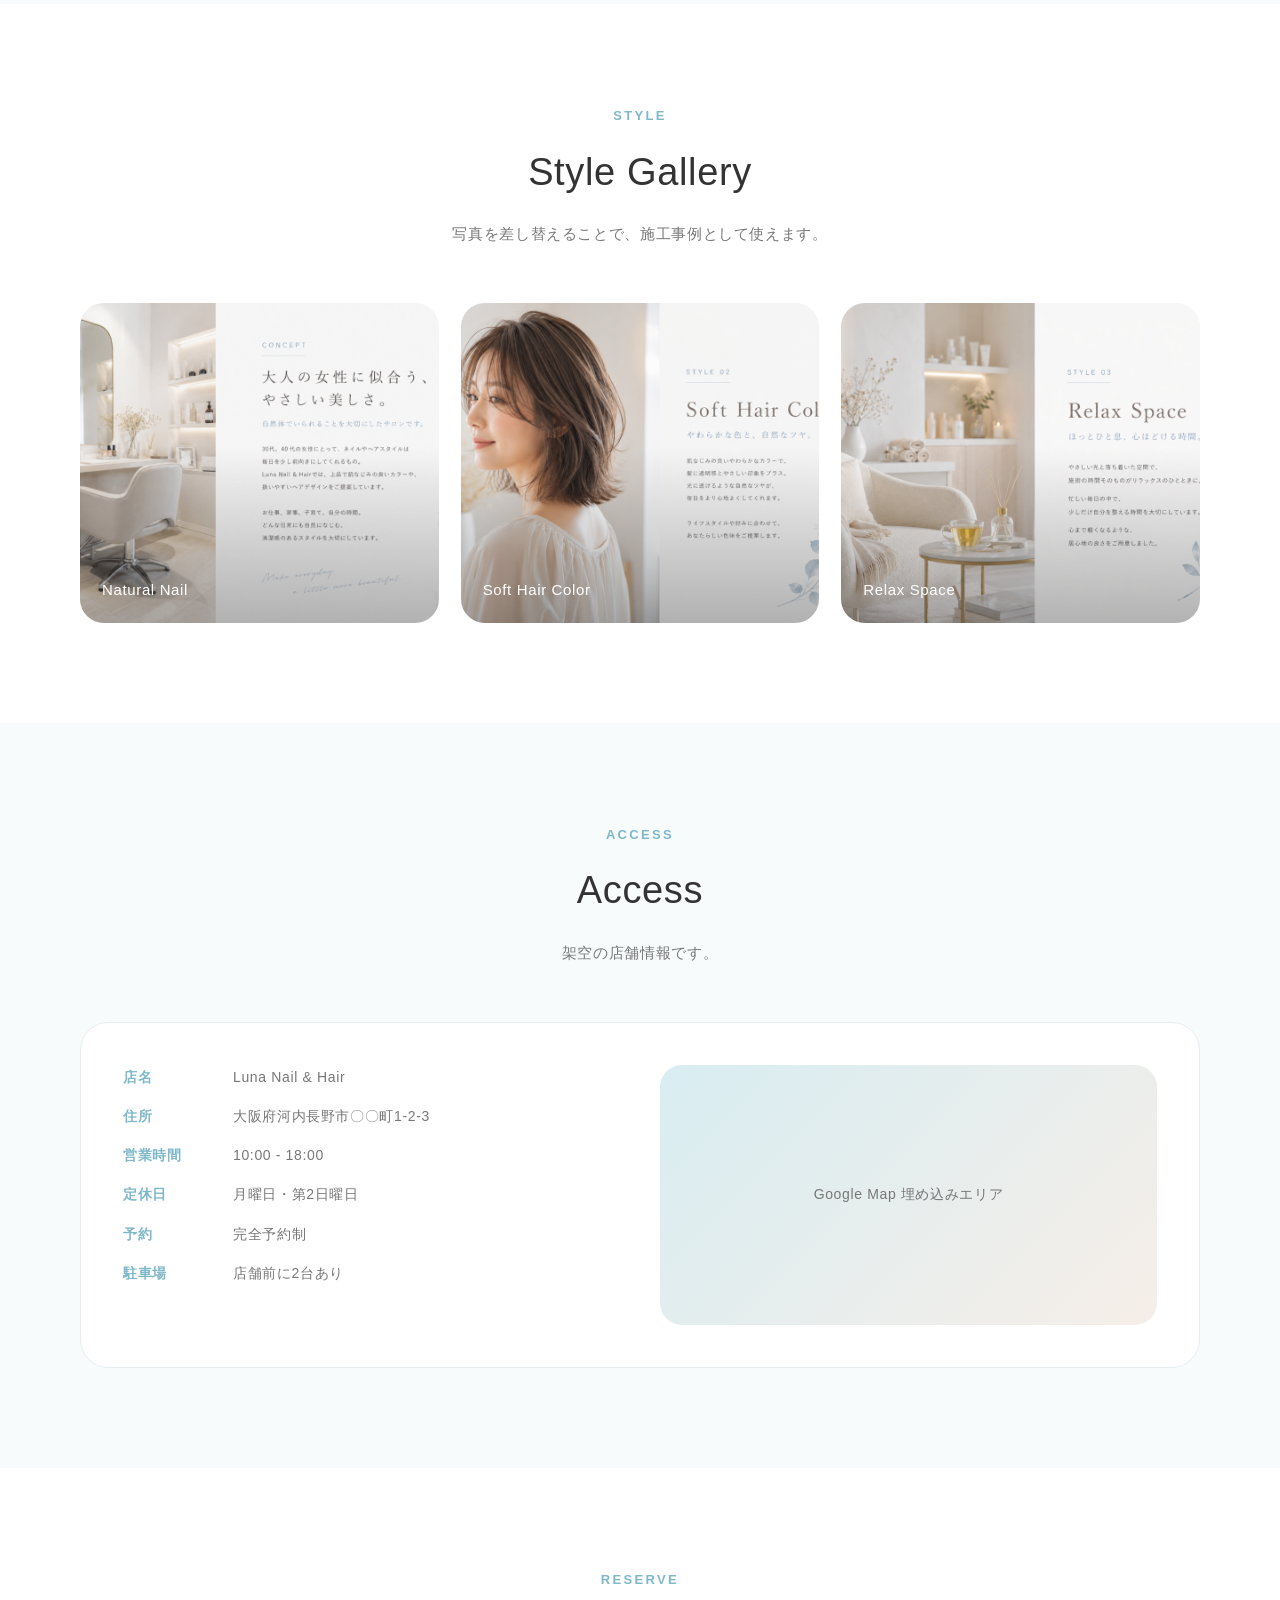
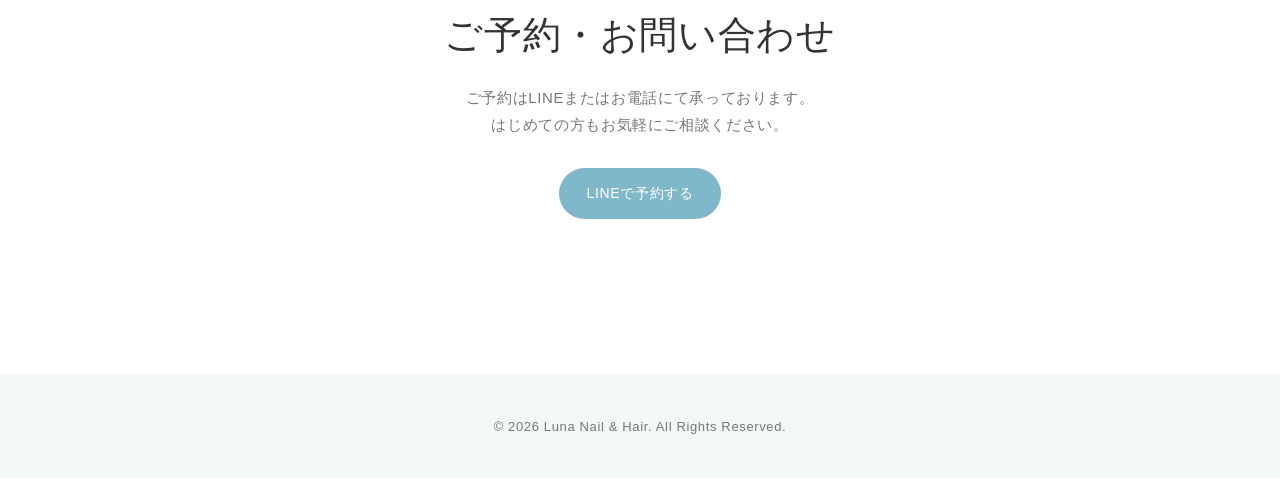
<file: top_biyou.html>
<!DOCTYPE html>
<html lang="ja">
<head>
  <meta charset="UTF-8" />
  <meta name="viewport" content="width=device-width, initial-scale=1.0" />
  <title>Luna Nail & Hair</title>
  <style>
    :root {
      --bg: #ffffff;
      --sub-bg: #f7fbfc;
      --main: #7fb8c9;
      --main-light: #d8edf2;
      --accent: #d9c7b8;
      --text: #333333;
      --muted: #777777;
      --line: #e7eef0;
    }

    * {
      box-sizing: border-box;
      margin: 0;
      padding: 0;
    }

    html {
      scroll-behavior: smooth;
    }

    body {
      font-family: "Hiragino Kaku Gothic ProN", "Yu Gothic", "Meiryo", sans-serif;
      background: var(--bg);
      color: var(--text);
      line-height: 1.8;
      letter-spacing: 0.04em;
    }

    a {
      color: inherit;
      text-decoration: none;
    }

    img {
      max-width: 100%;
      display: block;
    }

    /* header */
    header {
      width: 100%;
      position: fixed;
      top: 0;
      left: 0;
      z-index: 1000;
      background: rgba(255, 255, 255, 0.92);
      backdrop-filter: blur(10px);
      border-bottom: 1px solid var(--line);
    }

    .header-inner {
      max-width: 1120px;
      margin: 0 auto;
      padding: 18px 24px;
      display: flex;
      align-items: center;
      justify-content: space-between;
    }

    .logo {
      font-size: 20px;
      font-weight: 600;
      color: var(--text);
      letter-spacing: 0.08em;
    }

    .logo span {
      color: var(--main);
    }

    nav ul {
      display: flex;
      gap: 28px;
      list-style: none;
      font-size: 14px;
      color: var(--muted);
    }

    nav a:hover {
      color: var(--main);
    }

    .menu-btn {
      display: none;
      width: 34px;
      height: 28px;
      border: none;
      background: transparent;
      position: relative;
      cursor: pointer;
    }

    .menu-btn span {
      display: block;
      width: 100%;
      height: 2px;
      background: var(--text);
      position: absolute;
      left: 0;
      transition: 0.3s;
    }

    .menu-btn span:nth-child(1) {
      top: 4px;
    }

    .menu-btn span:nth-child(2) {
      top: 13px;
    }

    .menu-btn span:nth-child(3) {
      top: 22px;
    }

    .menu-btn.active span:nth-child(1) {
      transform: rotate(45deg);
      top: 13px;
    }

    .menu-btn.active span:nth-child(2) {
      opacity: 0;
    }

    .menu-btn.active span:nth-child(3) {
      transform: rotate(-45deg);
      top: 13px;
    }

    /* hero */
    .hero {
      min-height: 100vh;
      padding: 150px 24px 80px;
      background:
        linear-gradient(120deg, rgba(255,255,255,0.96), rgba(247,251,252,0.92)),
        radial-gradient(circle at top right, var(--main-light), transparent 35%);
      display: flex;
      align-items: center;
    }

    .hero-inner {
      max-width: 1120px;
      margin: 0 auto;
      width: 100%;
      display: grid;
      grid-template-columns: 1.05fr 0.95fr;
      gap: 60px;
      align-items: center;
    }

    .hero-label {
      color: var(--main);
      font-size: 13px;
      font-weight: 600;
      margin-bottom: 18px;
      letter-spacing: 0.16em;
    }

    .hero h1 {
      font-size: clamp(34px, 5vw, 58px);
      line-height: 1.35;
      font-weight: 500;
      margin-bottom: 24px;
    }

    .hero h1 span {
      color: var(--main);
    }

    .hero-text {
      font-size: 16px;
      color: var(--muted);
      max-width: 520px;
      margin-bottom: 36px;
    }

    .hero-buttons {
      display: flex;
      gap: 16px;
      flex-wrap: wrap;
    }

    .btn {
      display: inline-block;
      padding: 13px 28px;
      border-radius: 999px;
      font-size: 14px;
      transition: 0.3s;
    }

    .btn-main {
      background: var(--main);
      color: #fff;
    }

    .btn-main:hover {
      opacity: 0.85;
      transform: translateY(-2px);
    }

    .btn-sub {
      border: 1px solid var(--main);
      color: var(--main);
      background: #fff;
    }

    .btn-sub:hover {
      background: var(--main-light);
    }

    .hero-card {
      background: #fff;
      border: 1px solid var(--line);
      border-radius: 28px;
      padding: 28px;
      box-shadow: 0 20px 50px rgba(127, 184, 201, 0.16);
    }

    .hero-photo {
      height: 420px;
      border-radius: 22px;
      background:
        linear-gradient(rgba(127,184,201,0.18), rgba(217,199,184,0.18)),
        url("images/main.png") center/cover no-repeat;
      display: flex;
      align-items: flex-end;
      padding: 24px;
    }

    .photo-caption {
      background: rgba(255,255,255,0.88);
      padding: 16px 20px;
      border-radius: 18px;
      font-size: 14px;
      color: var(--muted);
    }

    /* common */
    section {
      padding: 100px 24px;
    }

    .container {
      max-width: 1120px;
      margin: 0 auto;
    }

    .section-title {
      text-align: center;
      margin-bottom: 56px;
    }

    .section-title span {
      display: block;
      color: var(--main);
      font-size: 13px;
      font-weight: 600;
      letter-spacing: 0.18em;
      margin-bottom: 10px;
    }

    .section-title h2 {
      font-size: clamp(26px, 4vw, 38px);
      font-weight: 500;
    }

    .section-title p {
      color: var(--muted);
      margin-top: 14px;
      font-size: 15px;
    }

    /* concept */
    .concept {
      background: var(--sub-bg);
    }

    .concept-grid {
      display: grid;
      grid-template-columns: 0.9fr 1.1fr;
      gap: 56px;
      align-items: center;
    }

    .concept-image {
      min-height: 420px;
      border-radius: 28px;
      background:
        linear-gradient(rgba(255,255,255,0.18), rgba(255,255,255,0.18)),
        url("images/concept.png") center/cover no-repeat;
      box-shadow: 0 20px 45px rgba(0,0,0,0.08);
    }

    .concept-text h3 {
      font-size: 28px;
      font-weight: 500;
      line-height: 1.6;
      margin-bottom: 24px;
    }

    .concept-text p {
      color: var(--muted);
      margin-bottom: 18px;
    }

    /* service */
    .service-list {
      display: grid;
      grid-template-columns: repeat(3, 1fr);
      gap: 24px;
    }

    .service-card {
      background: #fff;
      border: 1px solid var(--line);
      border-radius: 24px;
      padding: 34px 28px;
      transition: 0.3s;
    }

    .service-card:hover {
      transform: translateY(-4px);
      box-shadow: 0 16px 36px rgba(127,184,201,0.14);
    }

    .service-number {
      color: var(--main);
      font-size: 13px;
      font-weight: 600;
      margin-bottom: 16px;
    }

    .service-card h3 {
      font-size: 20px;
      font-weight: 500;
      margin-bottom: 14px;
    }

    .service-card p {
      color: var(--muted);
      font-size: 14px;
    }

    /* menu */
    .menu {
      background: var(--sub-bg);
    }

    .menu-list {
      max-width: 760px;
      margin: 0 auto;
      background: #fff;
      border-radius: 28px;
      border: 1px solid var(--line);
      padding: 12px 32px;
    }

    .menu-item {
      display: flex;
      justify-content: space-between;
      gap: 24px;
      padding: 24px 0;
      border-bottom: 1px solid var(--line);
    }

    .menu-item:last-child {
      border-bottom: none;
    }

    .menu-item h3 {
      font-size: 17px;
      font-weight: 500;
    }

    .menu-item p {
      color: var(--muted);
      font-size: 13px;
      margin-top: 4px;
    }

    .price {
      white-space: nowrap;
      color: var(--main);
      font-weight: 600;
    }

    /* style */
    .style-grid {
      display: grid;
      grid-template-columns: repeat(3, 1fr);
      gap: 22px;
    }

    .style-box {
      min-height: 320px;
      border-radius: 24px;
      background: var(--main-light);
      position: relative;
      overflow: hidden;
    }

    .style-box:nth-child(1) {
      background: url("images/style01.png") center/cover no-repeat;
    }

    .style-box:nth-child(2) {
      background: url("images/style02.png") center/cover no-repeat;
    }

    .style-box:nth-child(3) {
      background: url("images/style03.png") center/cover no-repeat;
    }

    .style-box::after {
      content: "";
      position: absolute;
      inset: 0;
      background: linear-gradient(to top, rgba(0,0,0,0.28), transparent 55%);
    }

    .style-box p {
      position: absolute;
      left: 22px;
      bottom: 20px;
      z-index: 1;
      color: #fff;
      font-size: 15px;
    }

    /* access */
    .access {
      background: var(--sub-bg);
    }

    .access-box {
      display: grid;
      grid-template-columns: 1fr 1fr;
      gap: 40px;
      background: #fff;
      border: 1px solid var(--line);
      border-radius: 28px;
      padding: 42px;
    }

    .access-info dl {
      display: grid;
      grid-template-columns: 90px 1fr;
      gap: 14px 20px;
      font-size: 14px;
    }

    .access-info dt {
      color: var(--main);
      font-weight: 600;
    }

    .access-info dd {
      color: var(--muted);
    }

    .map-placeholder {
      min-height: 260px;
      border-radius: 22px;
      background:
        linear-gradient(135deg, var(--main-light), #f6eee8);
      display: flex;
      align-items: center;
      justify-content: center;
      color: var(--muted);
      font-size: 14px;
    }

    /* contact */
    .contact {
      text-align: center;
      background: #fff;
    }

    .contact p {
      color: var(--muted);
      margin-bottom: 30px;
    }

    /* footer */
    footer {
      padding: 40px 24px;
      text-align: center;
      background: #f4f7f8;
      color: var(--muted);
      font-size: 13px;
    }

    /* responsive */
    @media (max-width: 820px) {
      .menu-btn {
        display: block;
      }

      nav {
        position: fixed;
        top: 68px;
        left: 0;
        width: 100%;
        background: rgba(255,255,255,0.97);
        border-bottom: 1px solid var(--line);
        opacity: 0;
        pointer-events: none;
        transform: translateY(-10px);
        transition: 0.3s;
      }

      nav.active {
        opacity: 1;
        pointer-events: auto;
        transform: translateY(0);
      }

      nav ul {
        flex-direction: column;
        gap: 0;
        padding: 18px 24px;
      }

      nav li {
        border-bottom: 1px solid var(--line);
      }

      nav li:last-child {
        border-bottom: none;
      }

      nav a {
        display: block;
        padding: 14px 0;
      }

      .hero {
        padding-top: 120px;
      }

      .hero-inner,
      .concept-grid,
      .access-box {
        grid-template-columns: 1fr;
        gap: 36px;
      }

      .hero-card {
        padding: 18px;
      }

      .hero-photo {
        height: 360px;
      }

      .service-list,
      .style-grid {
        grid-template-columns: 1fr;
      }

      section {
        padding: 80px 20px;
      }

      .menu-list {
        padding: 8px 22px;
      }

      .menu-item {
        flex-direction: column;
        gap: 6px;
      }

      .access-box {
        padding: 28px;
      }

      .access-info dl {
        grid-template-columns: 1fr;
        gap: 4px 0;
      }
    }
  </style>
</head>
<body>

  <header>
    <div class="header-inner">
      <a href="#" class="logo">Luna <span>Nail & Hair</span></a>

      <button class="menu-btn" id="menuBtn" aria-label="メニューを開く">
        <span></span>
        <span></span>
        <span></span>
      </button>

      <nav id="nav">
        <ul>
          <li><a href="#concept">Concept</a></li>
          <li><a href="#service">Service</a></li>
          <li><a href="#menu">Menu</a></li>
          <li><a href="#style">Style</a></li>
          <li><a href="#access">Access</a></li>
          <li><a href="#contact">Reserve</a></li>
        </ul>
      </nav>
    </div>
  </header>

  <main>

    <section class="hero">
      <div class="hero-inner">
        <div>
          <p class="hero-label">PRIVATE BEAUTY SALON</p>
          <h1>
            日常に、<br>
            さりげない<span>美しさ</span>を。
          </h1>
          <p class="hero-text">
            Luna Nail & Hairは、忙しい毎日の中でほっと一息つける小さなサロンです。
            指先も髪も、派手すぎず、あなたらしく整える。
            そんな心地よい時間をご提案します。
          </p>
          <div class="hero-buttons">
            <a href="#contact" class="btn btn-main">予約する</a>
            <a href="#menu" class="btn btn-sub">メニューを見る</a>
          </div>
        </div>

        <div class="hero-card">
          <div class="hero-photo">
            <div class="photo-caption">
              白を基調にした、落ち着いたプライベート空間
            </div>
          </div>
        </div>
      </div>
    </section>

    <section class="concept" id="concept">
      <div class="container">
        <div class="section-title">
          <span>CONCEPT</span>
          <h2>大人の女性に似合う、やさしい美しさ。</h2>
          <p>自然体でいられることを大切にしたサロンです。</p>
        </div>

        <div class="concept-grid">
          <div class="concept-image"></div>
          <div class="concept-text">
            <h3>
              がんばりすぎない、<br>
              でもきちんと美しい。
            </h3>
            <p>
              女性にとって、ネイルやヘアスタイルは毎日を少し前向きにしてくれるもの。
              Luna Nail & Hairでは、上品で肌なじみの良いカラーや、扱いやすいヘアデザインをご提案しています。
            </p>
            <p>
              お仕事、家事、子育て、自分の時間。
              どんな日常にも自然になじむ、清潔感のあるスタイルを大切にしています。
            </p>
          </div>
        </div>
      </div>
    </section>

    <section id="service">
      <div class="container">
        <div class="section-title">
          <span>SERVICE</span>
          <h2>Service</h2>
          <p>ネイルとヘア、どちらも気軽にご相談ください。</p>
        </div>

        <div class="service-list">
          <div class="service-card">
            <div class="service-number">01</div>
            <h3>Nail Design</h3>
            <p>
              肌なじみの良いカラーを中心に、オフィスにも日常にも合う上品なネイルをご提案します。
            </p>
          </div>

          <div class="service-card">
            <div class="service-number">02</div>
            <h3>Hair Cut & Color</h3>
            <p>
              毎朝のスタイリングが楽になるカットと、やわらかい印象をつくるヘアカラーを大切にしています。
            </p>
          </div>

          <div class="service-card">
            <div class="service-number">03</div>
            <h3>Relax Care</h3>
            <p>
              忙しい毎日から少し離れて、心まで整うようなリラックス時間をお過ごしください。
            </p>
          </div>
        </div>
      </div>
    </section>

    <section class="menu" id="menu">
      <div class="container">
        <div class="section-title">
          <span>MENU</span>
          <h2>Menu</h2>
          <p>架空のメニュー例です。実際の内容に合わせて変更できます。</p>
        </div>

        <div class="menu-list">
          <div class="menu-item">
            <div>
              <h3>ワンカラーネイル</h3>
              <p>シンプルで上品な定番メニュー</p>
            </div>
            <div class="price">¥5,500</div>
          </div>

          <div class="menu-item">
            <div>
              <h3>ニュアンスネイル</h3>
              <p>大人っぽく自然になじむデザイン</p>
            </div>
            <div class="price">¥7,200</div>
          </div>

          <div class="menu-item">
            <div>
              <h3>カット</h3>
              <p>扱いやすさを大切にしたヘアカット</p>
            </div>
            <div class="price">¥4,800</div>
          </div>

          <div class="menu-item">
            <div>
              <h3>カット＋カラー</h3>
              <p>やわらかい印象に整える人気メニュー</p>
            </div>
            <div class="price">¥11,000</div>
          </div>
        </div>
      </div>
    </section>

    <section id="style">
      <div class="container">
        <div class="section-title">
          <span>STYLE</span>
          <h2>Style Gallery</h2>
          <p>写真を差し替えることで、施工事例として使えます。</p>
        </div>

        <div class="style-grid">
          <div class="style-box">
            <p>Natural Nail</p>
          </div>
          <div class="style-box">
            <p>Soft Hair Color</p>
          </div>
          <div class="style-box">
            <p>Relax Space</p>
          </div>
        </div>
      </div>
    </section>

    <section class="access" id="access">
      <div class="container">
        <div class="section-title">
          <span>ACCESS</span>
          <h2>Access</h2>
          <p>架空の店舗情報です。</p>
        </div>

        <div class="access-box">
          <div class="access-info">
            <dl>
              <dt>店名</dt>
              <dd>Luna Nail & Hair</dd>

              <dt>住所</dt>
              <dd>大阪府河内長野市〇〇町1-2-3</dd>

              <dt>営業時間</dt>
              <dd>10:00 - 18:00</dd>

              <dt>定休日</dt>
              <dd>月曜日・第2日曜日</dd>

              <dt>予約</dt>
              <dd>完全予約制</dd>

              <dt>駐車場</dt>
              <dd>店舗前に2台あり</dd>
            </dl>
          </div>

          <div class="map-placeholder">
            Google Map 埋め込みエリア
          </div>
        </div>
      </div>
    </section>

    <section class="contact" id="contact">
      <div class="container">
        <div class="section-title">
          <span>RESERVE</span>
          <h2>ご予約・お問い合わせ</h2>
          <p>
            ご予約はLINEまたはお電話にて承っております。<br>
            はじめての方もお気軽にご相談ください。
          </p>
          <a href="#" class="btn btn-main">LINEで予約する</a>
        </div>
      </div>
    </section>

  </main>

  <footer>
    <p>&copy; 2026 Luna Nail & Hair. All Rights Reserved.</p>
  </footer>

  <script>
    const menuBtn = document.getElementById("menuBtn");
    const nav = document.getElementById("nav");
    const navLinks = nav.querySelectorAll("a");

    menuBtn.addEventListener("click", () => {
      menuBtn.classList.toggle("active");
      nav.classList.toggle("active");
    });

    navLinks.forEach(link => {
      link.addEventListener("click", () => {
        menuBtn.classList.remove("active");
        nav.classList.remove("active");
      });
    });
  </script>

</body>
</html>
</file>
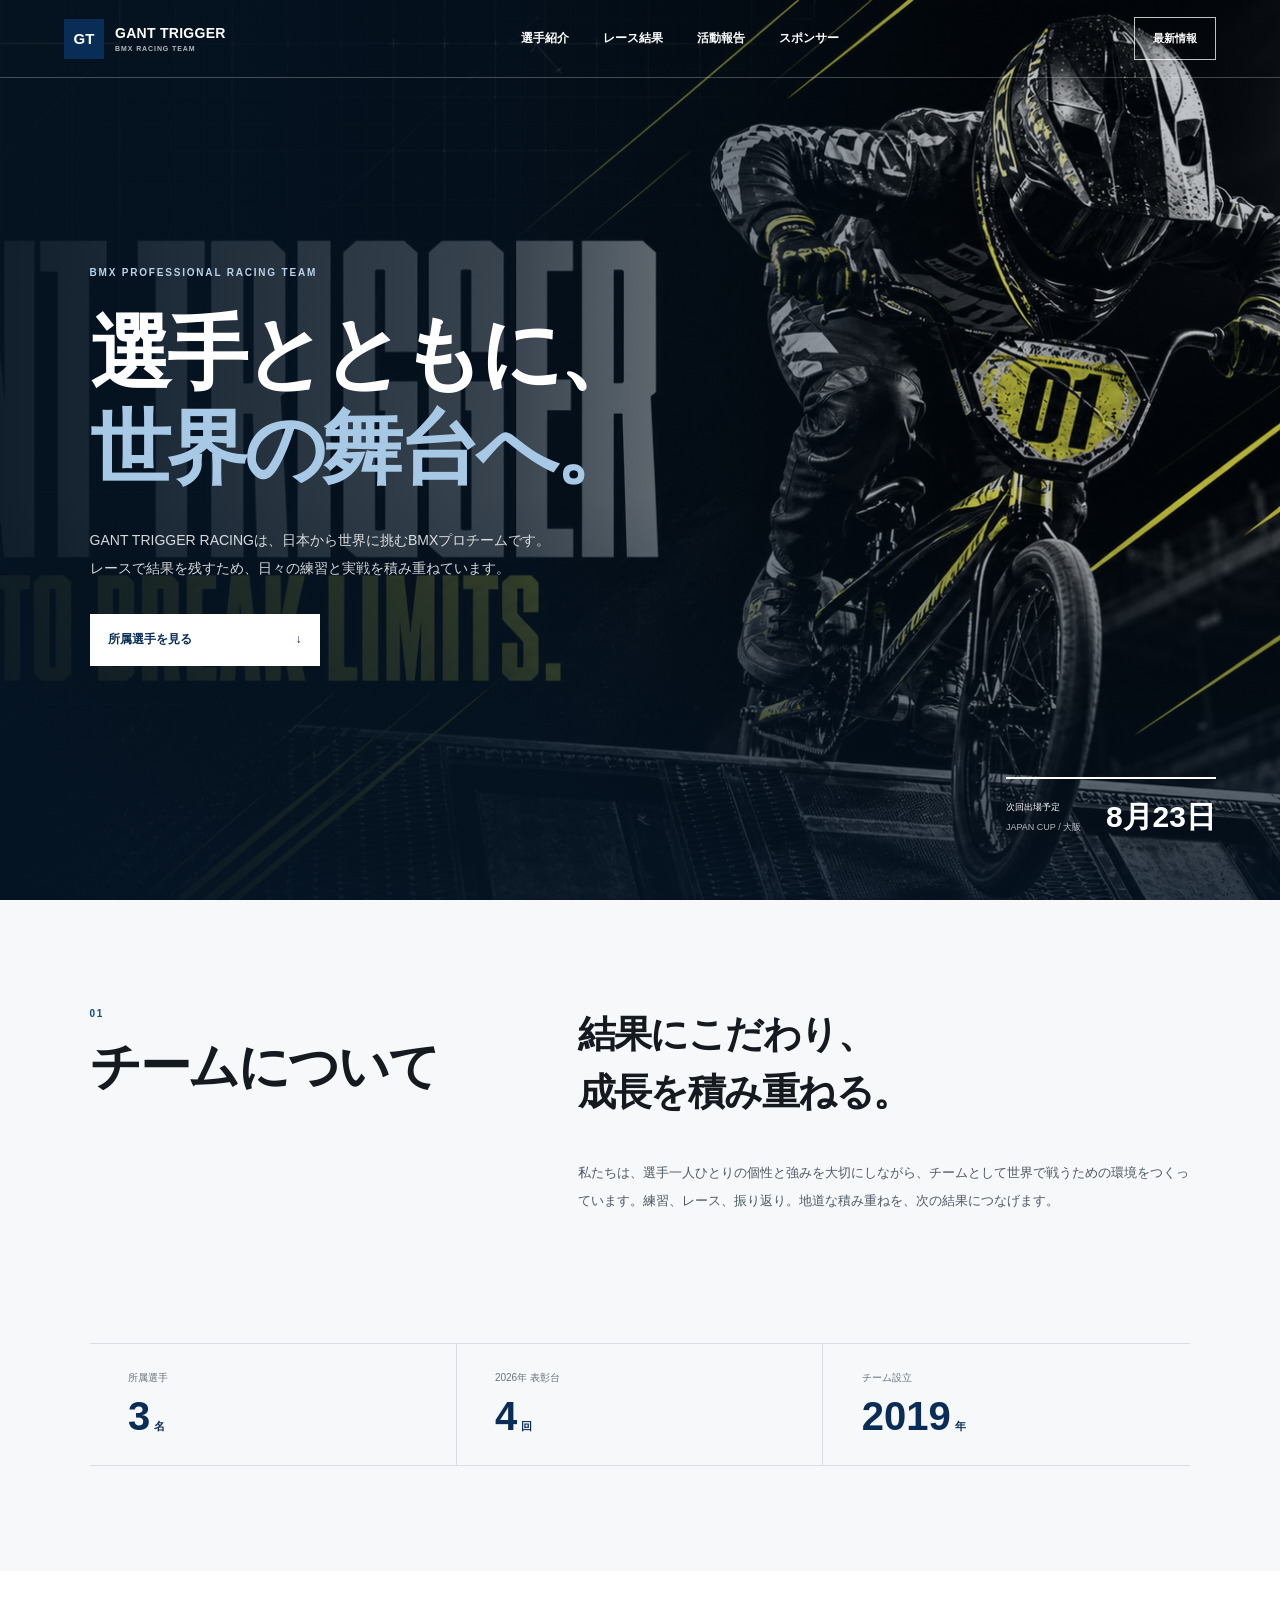
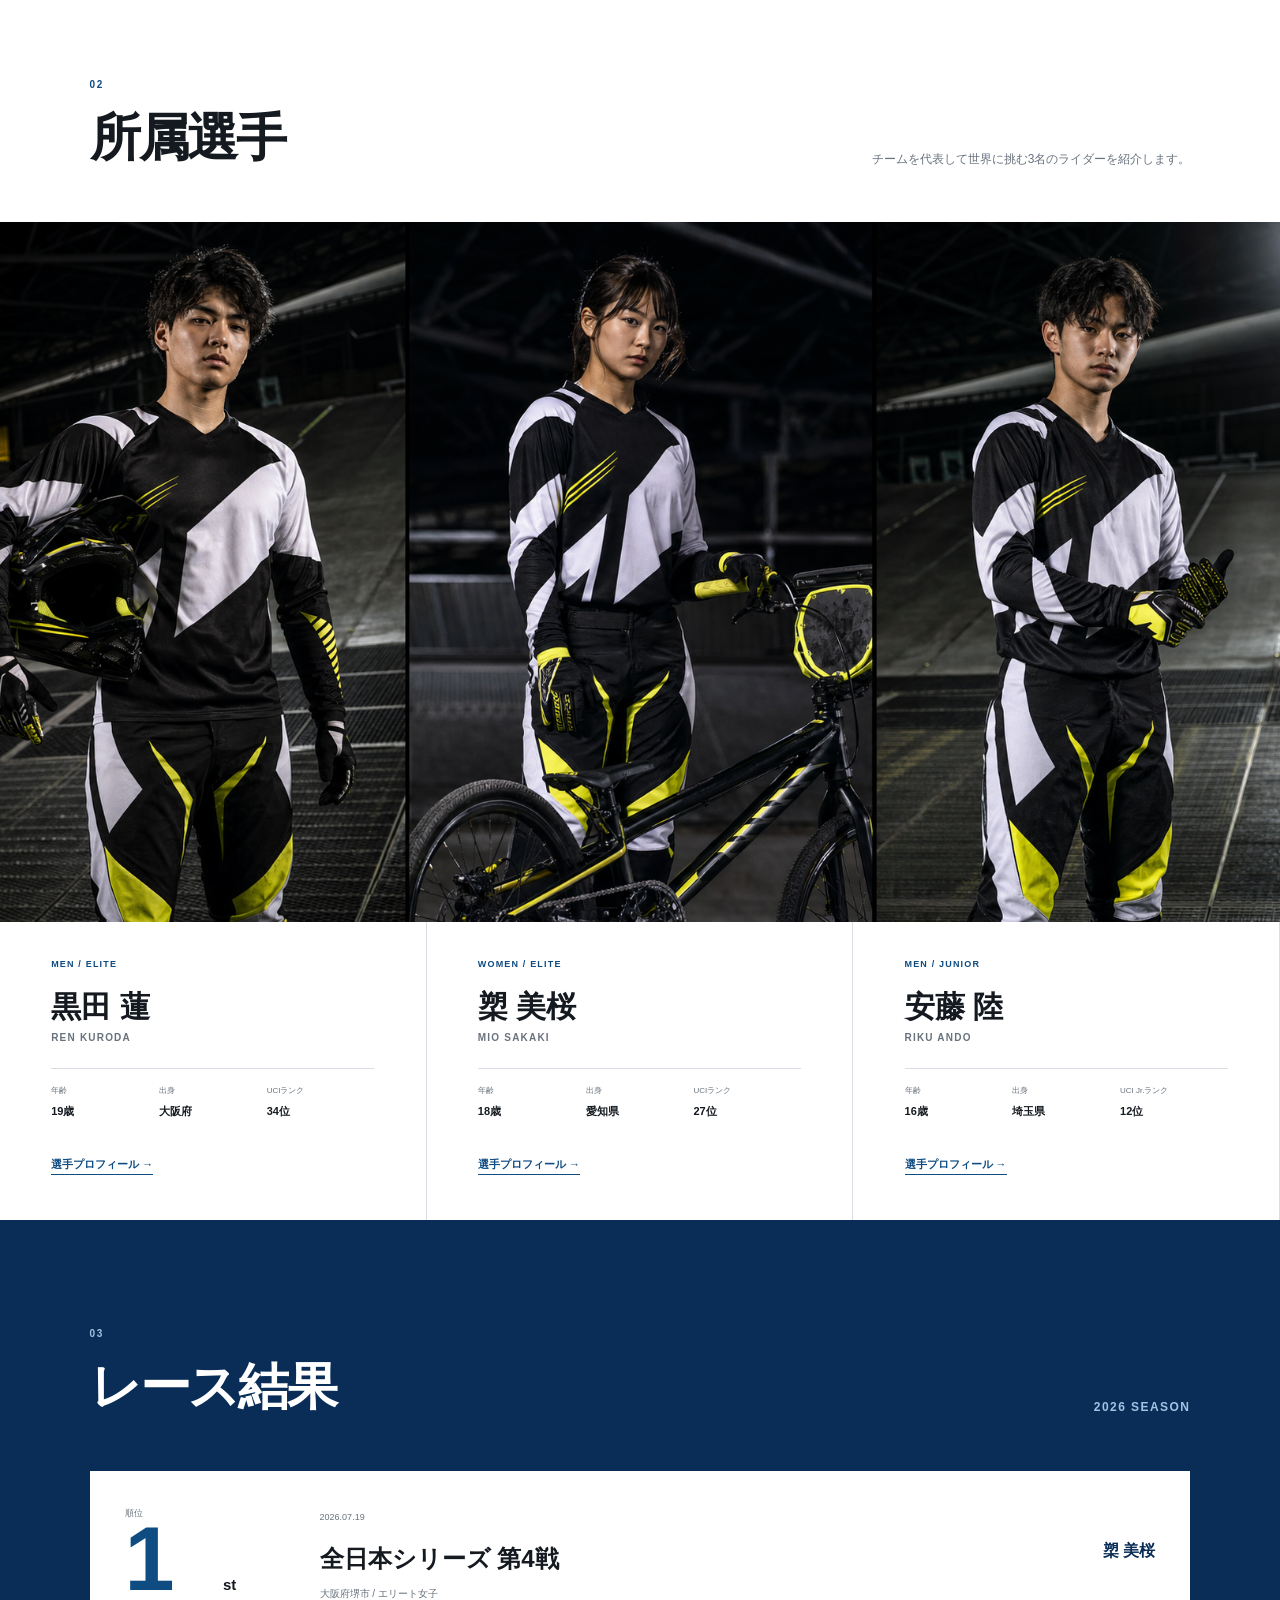
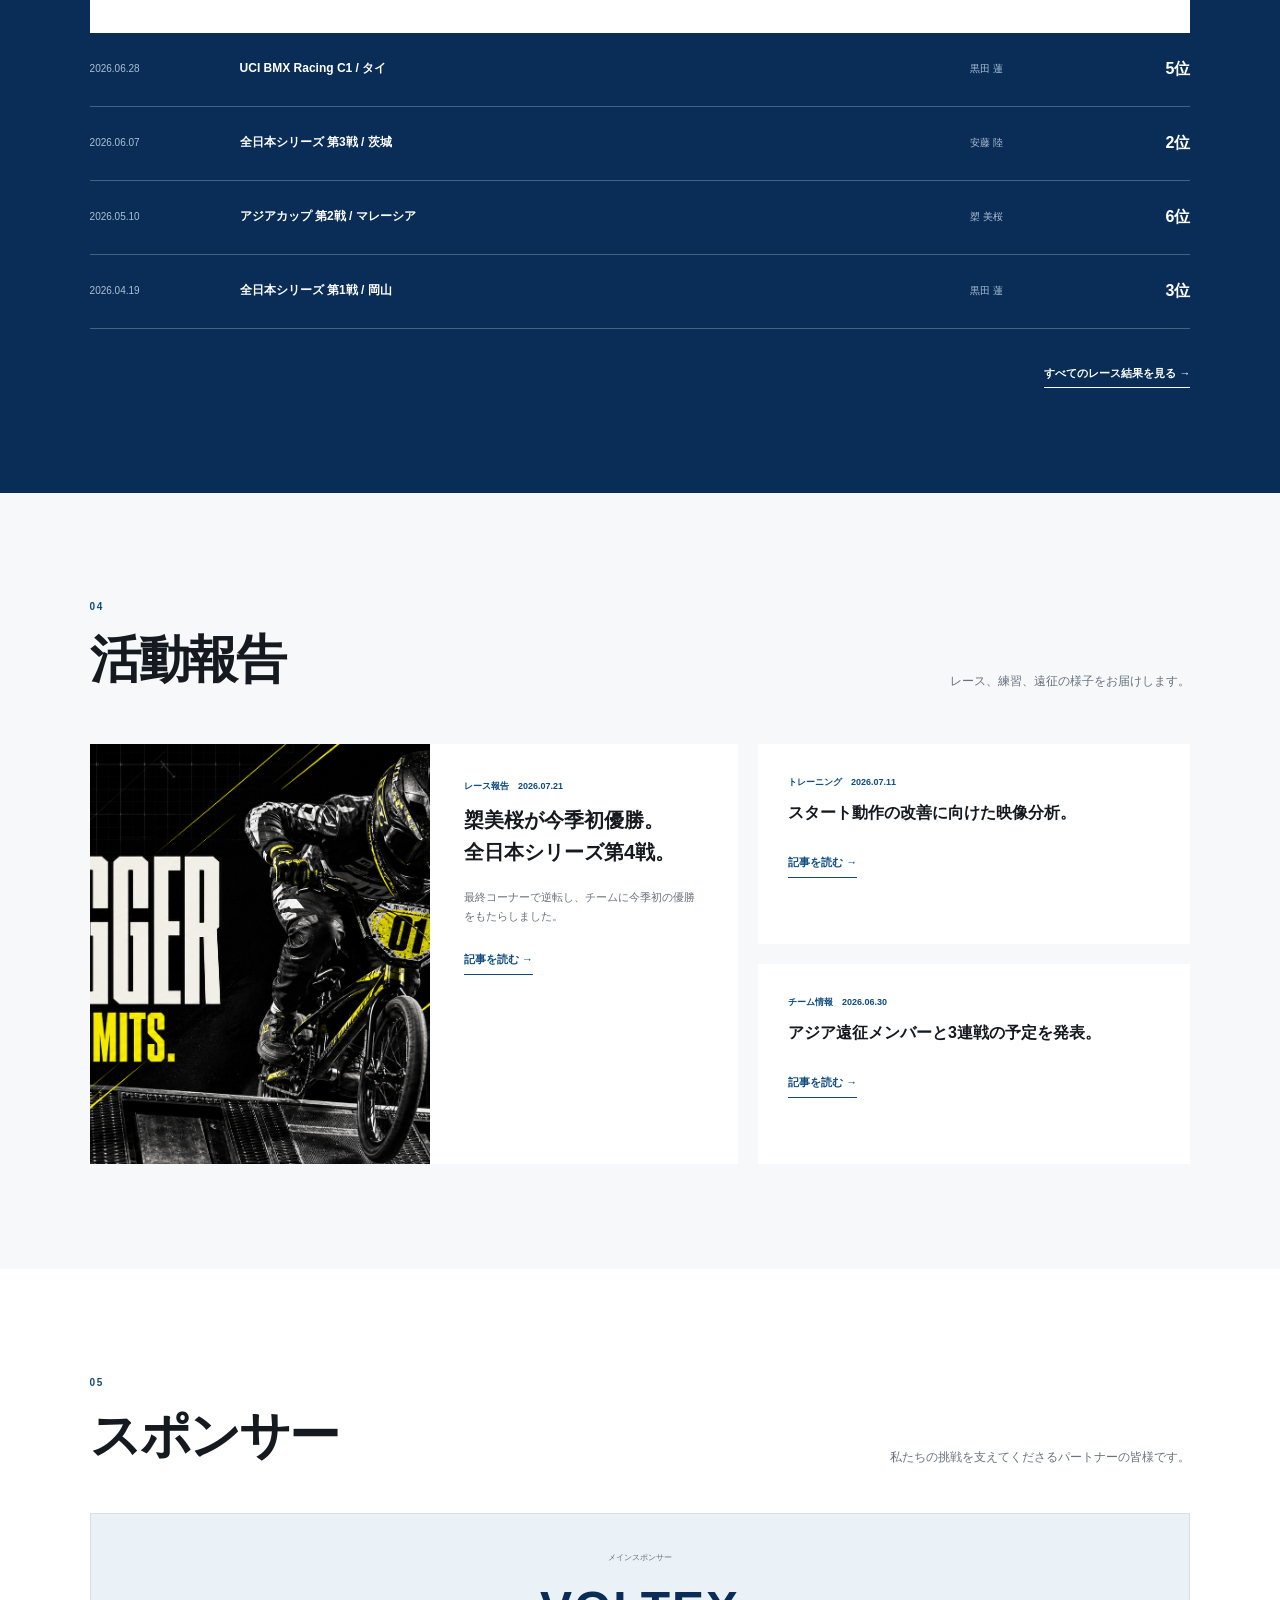
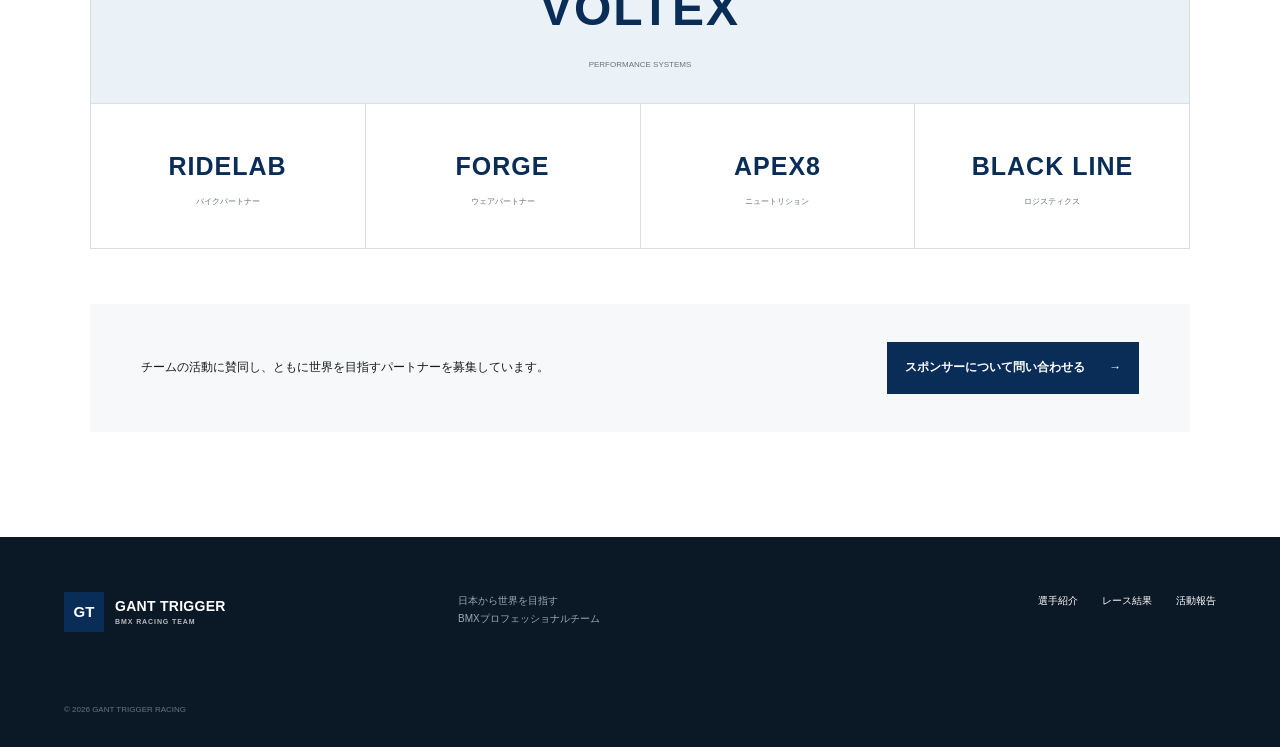
<file: sports-team/index-simple.html>
<!doctype html>
<html lang="ja">
<head>
  <meta charset="utf-8">
  <meta name="viewport" content="width=device-width, initial-scale=1">
  <title>GANT TRIGGER RACING | BMXプロチーム</title>
  <meta name="description" content="日本から世界へ挑むBMXプロチーム、GANT TRIGGER RACINGの公式サイトです。">
  <meta property="og:title" content="GANT TRIGGER RACING">
  <meta property="og:description" content="選手とともに、世界の舞台へ。">
  <meta property="og:type" content="website">
  <meta property="og:image" content="images/team-roster.png">
  <link rel="icon" href="favicon.svg" type="image/svg+xml">
  <link rel="stylesheet" href="css/style-simple.css">
</head>
<body>
  <header class="header">
    <a class="logo" href="#top" aria-label="GANT TRIGGER RACING ホーム"><b>GT</b><span>GANT TRIGGER<small>BMX RACING TEAM</small></span></a>
    <nav aria-label="メインナビゲーション"><a href="#riders">選手紹介</a><a href="#results">レース結果</a><a href="#news">活動報告</a><a href="#partners">スポンサー</a></nav>
    <a class="header-link" href="#news">最新情報</a>
  </header>

  <main>
    <section class="hero" id="top">
      <img class="hero-image" src="images/hero.png" alt="BMXレースに挑むGANT TRIGGERの選手">
      <div class="hero-shade"></div>
      <div class="hero-content">
        <p class="label">BMX PROFESSIONAL RACING TEAM</p>
        <h1>選手とともに、<br><span>世界の舞台へ。</span></h1>
        <p class="hero-text">GANT TRIGGER RACINGは、日本から世界に挑むBMXプロチームです。<br>レースで結果を残すため、日々の練習と実戦を積み重ねています。</p>
        <a class="button" href="#riders">所属選手を見る <span>↓</span></a>
      </div>
      <div class="next-race"><small>次回出場予定</small><b>8月23日</b><span>JAPAN CUP / 大阪</span></div>
    </section>

    <section class="intro">
      <div><p class="section-number">01</p><h2>チームについて</h2></div>
      <div class="intro-copy"><h3>結果にこだわり、<br>成長を積み重ねる。</h3><p>私たちは、選手一人ひとりの個性と強みを大切にしながら、チームとして世界で戦うための環境をつくっています。練習、レース、振り返り。地道な積み重ねを、次の結果につなげます。</p></div>
      <dl class="team-data"><div><dt>所属選手</dt><dd>3<small>名</small></dd></div><div><dt>2026年 表彰台</dt><dd>4<small>回</small></dd></div><div><dt>チーム設立</dt><dd>2019<small>年</small></dd></div></dl>
    </section>

    <section class="riders" id="riders">
      <div class="section-heading"><div><p class="section-number">02</p><h2>所属選手</h2></div><p>チームを代表して世界に挑む3名のライダーを紹介します。</p></div>
      <div class="desktop-team-photo"><img src="images/team-roster.png" alt="GANT TRIGGER RACING所属の3名の選手"></div>
      <div class="swipe-label" aria-hidden="true">横にスワイプして選手を見る <span>→</span></div>
      <div class="rider-list">
        <article class="rider-card"><div class="rider-photo photo-ren" role="img" aria-label="黒田蓮選手"></div><div class="rider-category">MEN / ELITE</div><h3>黒田 蓮<small>REN KURODA</small></h3><dl><div><dt>年齢</dt><dd>19歳</dd></div><div><dt>出身</dt><dd>大阪府</dd></div><div><dt>UCIランク</dt><dd>34位</dd></div></dl><a href="#">選手プロフィール →</a></article>
        <article class="rider-card"><div class="rider-photo photo-mio" role="img" aria-label="槊美桜選手"></div><div class="rider-category">WOMEN / ELITE</div><h3>槊 美桜<small>MIO SAKAKI</small></h3><dl><div><dt>年齢</dt><dd>18歳</dd></div><div><dt>出身</dt><dd>愛知県</dd></div><div><dt>UCIランク</dt><dd>27位</dd></div></dl><a href="#">選手プロフィール →</a></article>
        <article class="rider-card"><div class="rider-photo photo-riku" role="img" aria-label="安藤陸選手"></div><div class="rider-category">MEN / JUNIOR</div><h3>安藤 陸<small>RIKU ANDO</small></h3><dl><div><dt>年齢</dt><dd>16歳</dd></div><div><dt>出身</dt><dd>埼玉県</dd></div><div><dt>UCI Jr.ランク</dt><dd>12位</dd></div></dl><a href="#">選手プロフィール →</a></article>
      </div>
    </section>

    <section class="results" id="results">
      <div class="section-heading"><div><p class="section-number">03</p><h2>レース結果</h2></div><p>2026 SEASON</p></div>
      <article class="latest-result"><div class="place"><small>順位</small><b>1</b><span>st</span></div><div><time>2026.07.19</time><h3>全日本シリーズ 第4戦</h3><p>大阪府堺市 / エリート女子</p></div><strong>槊 美桜</strong></article>
      <div class="result-table">
        <div><time>2026.06.28</time><p>UCI BMX Racing C1 / タイ</p><span>黒田 蓮</span><b>5位</b></div>
        <div><time>2026.06.07</time><p>全日本シリーズ 第3戦 / 茨城</p><span>安藤 陸</span><b>2位</b></div>
        <div><time>2026.05.10</time><p>アジアカップ 第2戦 / マレーシア</p><span>槊 美桜</span><b>6位</b></div>
        <div><time>2026.04.19</time><p>全日本シリーズ 第1戦 / 岡山</p><span>黒田 蓮</span><b>3位</b></div>
      </div>
      <a class="text-link" href="#">すべてのレース結果を見る →</a>
    </section>

    <section class="news" id="news">
      <div class="section-heading"><div><p class="section-number">04</p><h2>活動報告</h2></div><p>レース、練習、遠征の様子をお届けします。</p></div>
      <div class="news-grid">
        <article class="news-main"><div class="news-photo"><img src="images/hero.png" alt="レースに出場する選手"></div><div><p class="news-meta">レース報告　2026.07.21</p><h3>槊美桜が今季初優勝。<br>全日本シリーズ第4戦。</h3><p>最終コーナーで逆転し、チームに今季初の優勝をもたらしました。</p><a href="#">記事を読む →</a></div></article>
        <article class="news-item"><p class="news-meta">トレーニング　2026.07.11</p><h3>スタート動作の改善に向けた映像分析。</h3><a href="#">記事を読む →</a></article>
        <article class="news-item"><p class="news-meta">チーム情報　2026.06.30</p><h3>アジア遠征メンバーと3連戦の予定を発表。</h3><a href="#">記事を読む →</a></article>
      </div>
    </section>

    <section class="partners" id="partners">
      <div class="section-heading"><div><p class="section-number">05</p><h2>スポンサー</h2></div><p>私たちの挑戦を支えてくださるパートナーの皆様です。</p></div>
      <div class="partner-list"><div class="partner-main"><small>メインスポンサー</small><b>VOLTEX</b><span>PERFORMANCE SYSTEMS</span></div><div><b>RIDELAB</b><span>バイクパートナー</span></div><div><b>FORGE</b><span>ウェアパートナー</span></div><div><b>APEX8</b><span>ニュートリション</span></div><div><b>BLACK LINE</b><span>ロジスティクス</span></div></div>
      <div class="partner-contact"><p>チームの活動に賛同し、ともに世界を目指すパートナーを募集しています。</p><a class="button blue" href="mailto:partner@example.com">スポンサーについて問い合わせる <span>→</span></a></div>
    </section>
  </main>

  <footer><a class="logo" href="#top"><b>GT</b><span>GANT TRIGGER<small>BMX RACING TEAM</small></span></a><p>日本から世界を目指す<br>BMXプロフェッショナルチーム</p><nav><a href="#riders">選手紹介</a><a href="#results">レース結果</a><a href="#news">活動報告</a></nav><small>© 2026 GANT TRIGGER RACING</small></footer>
</body>
</html>
</file>
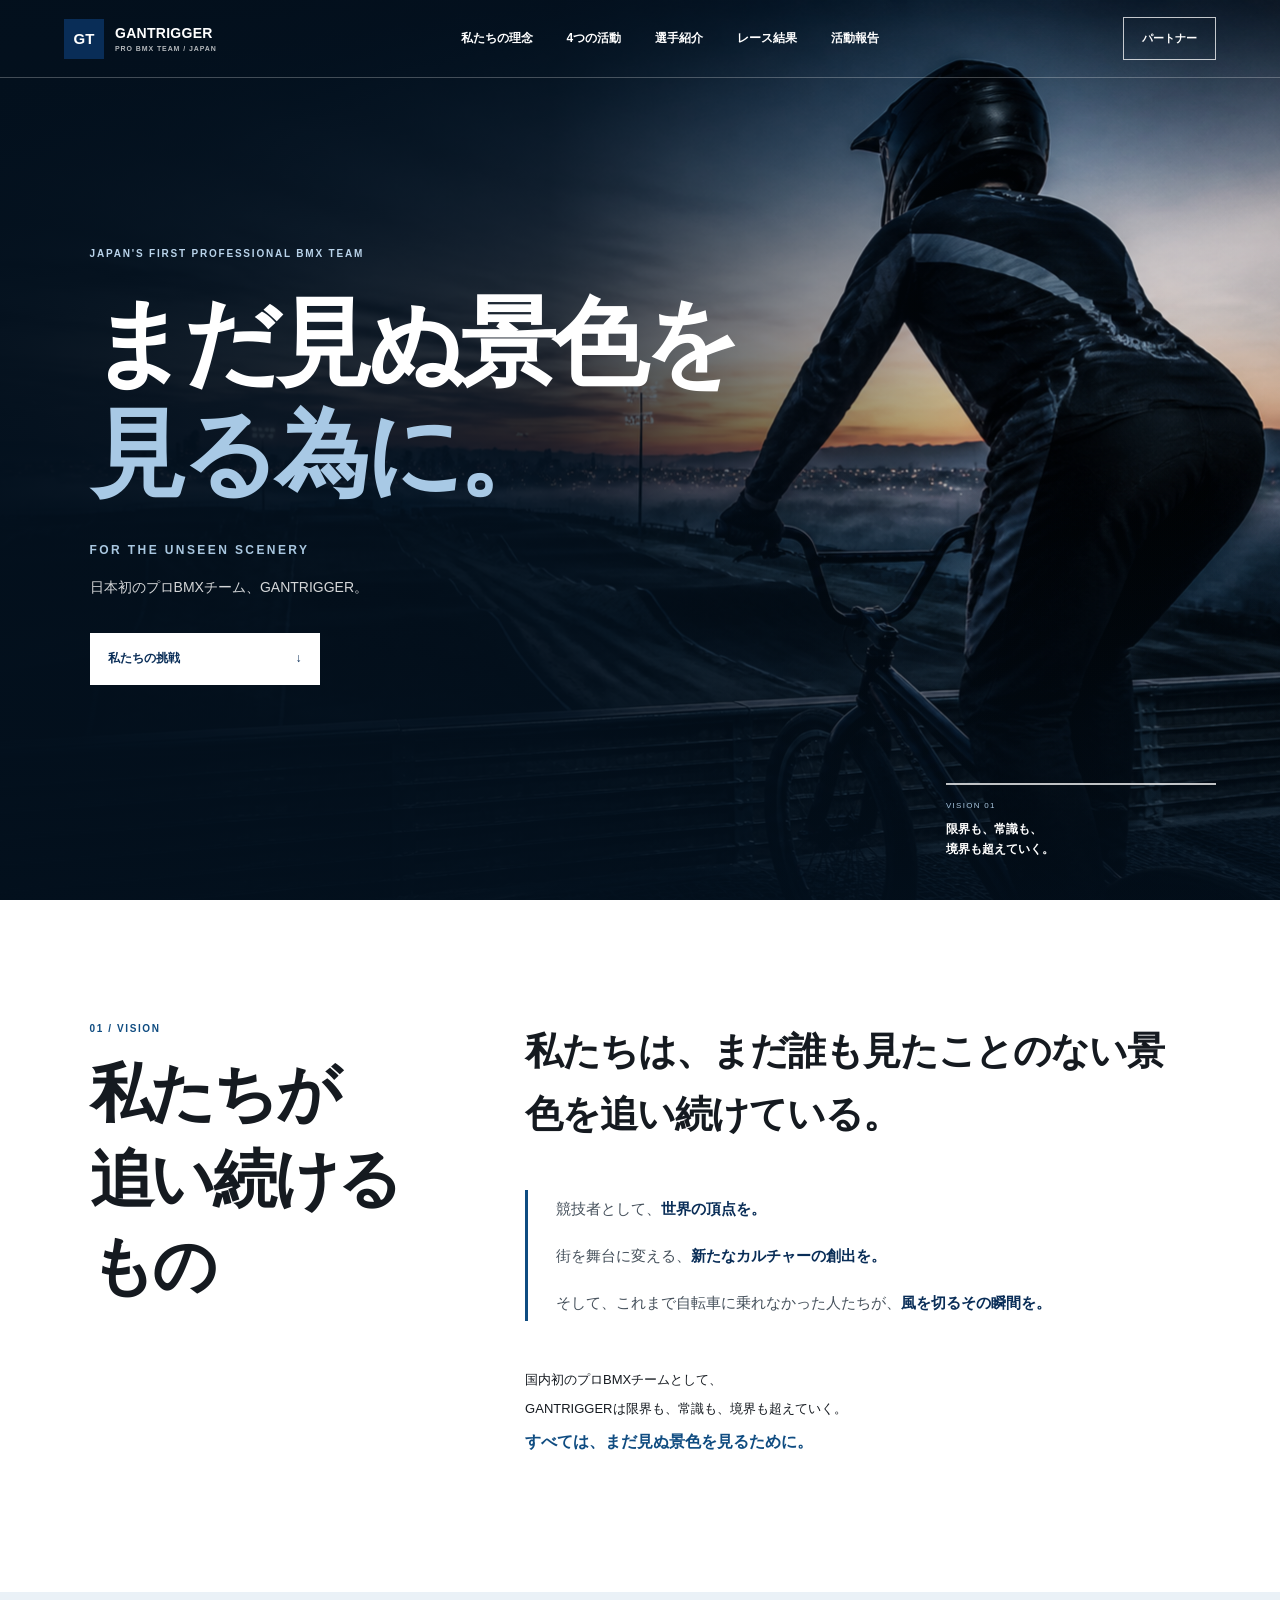
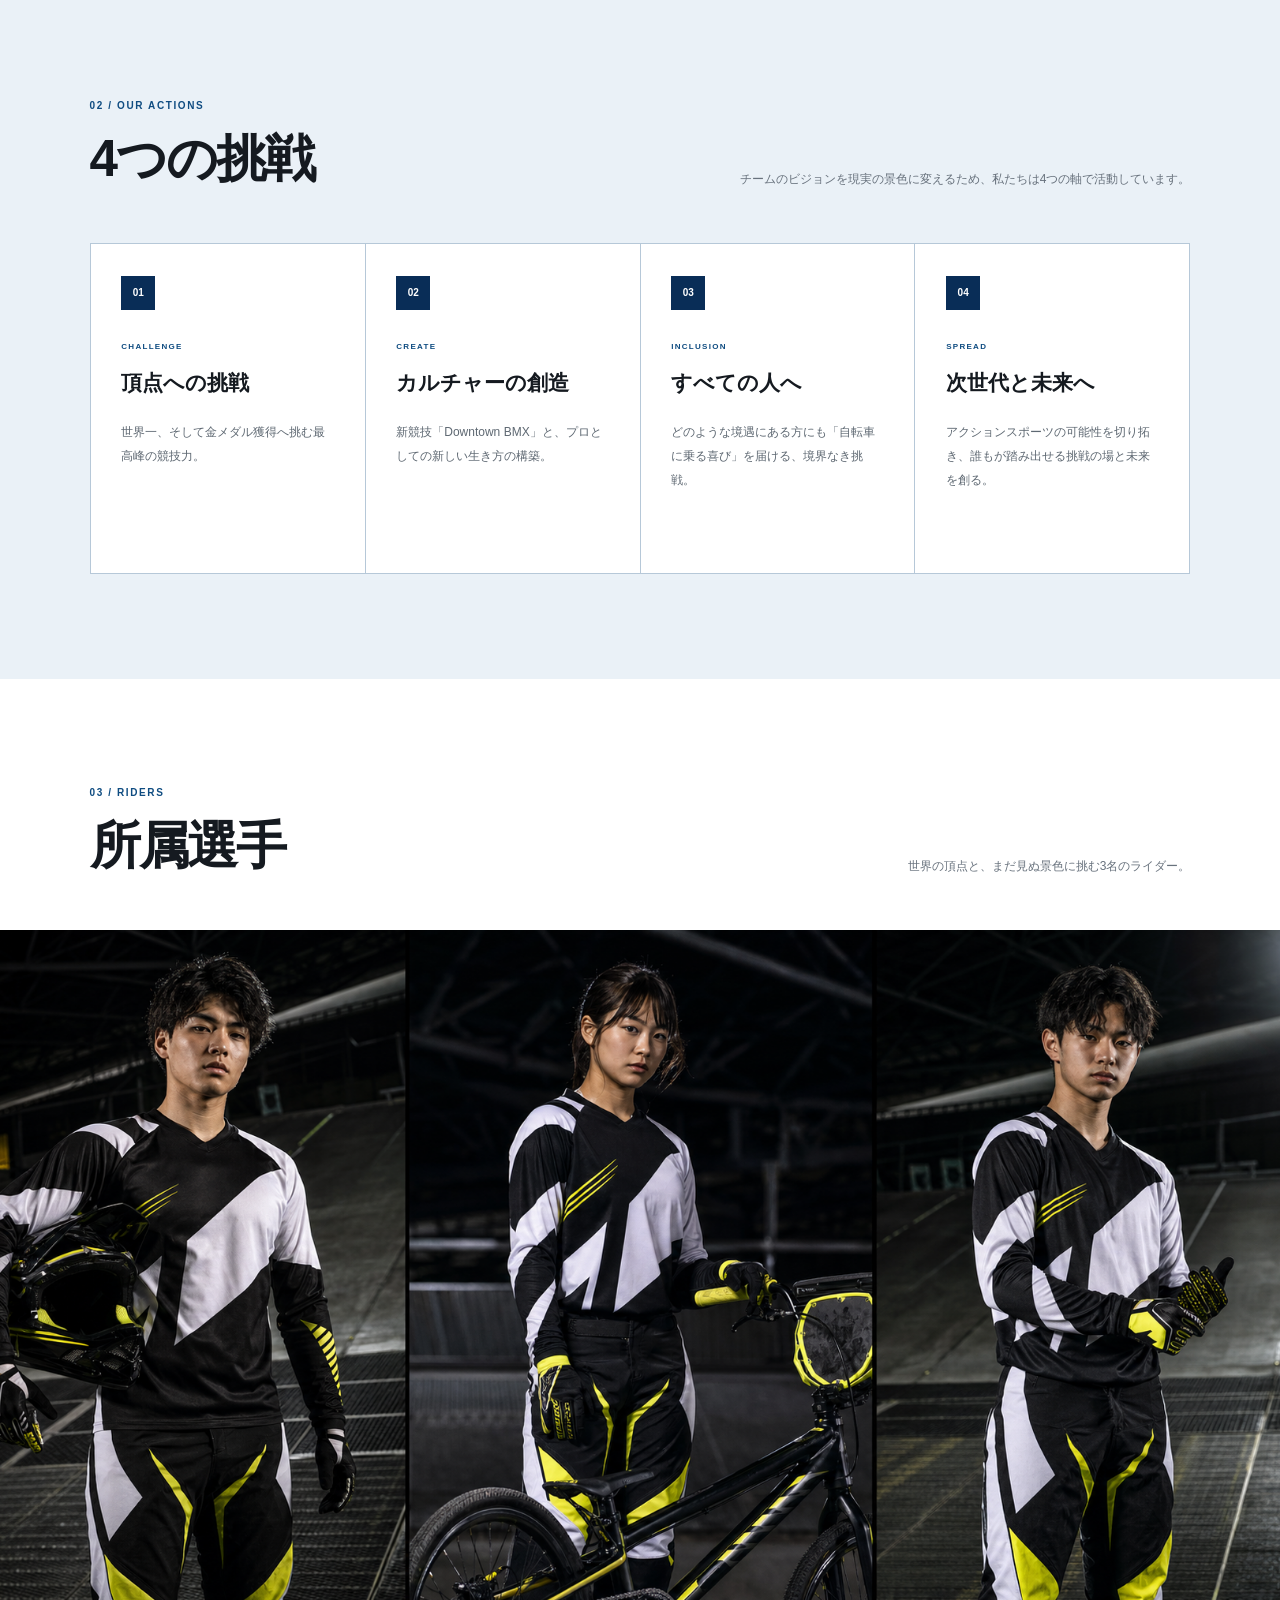
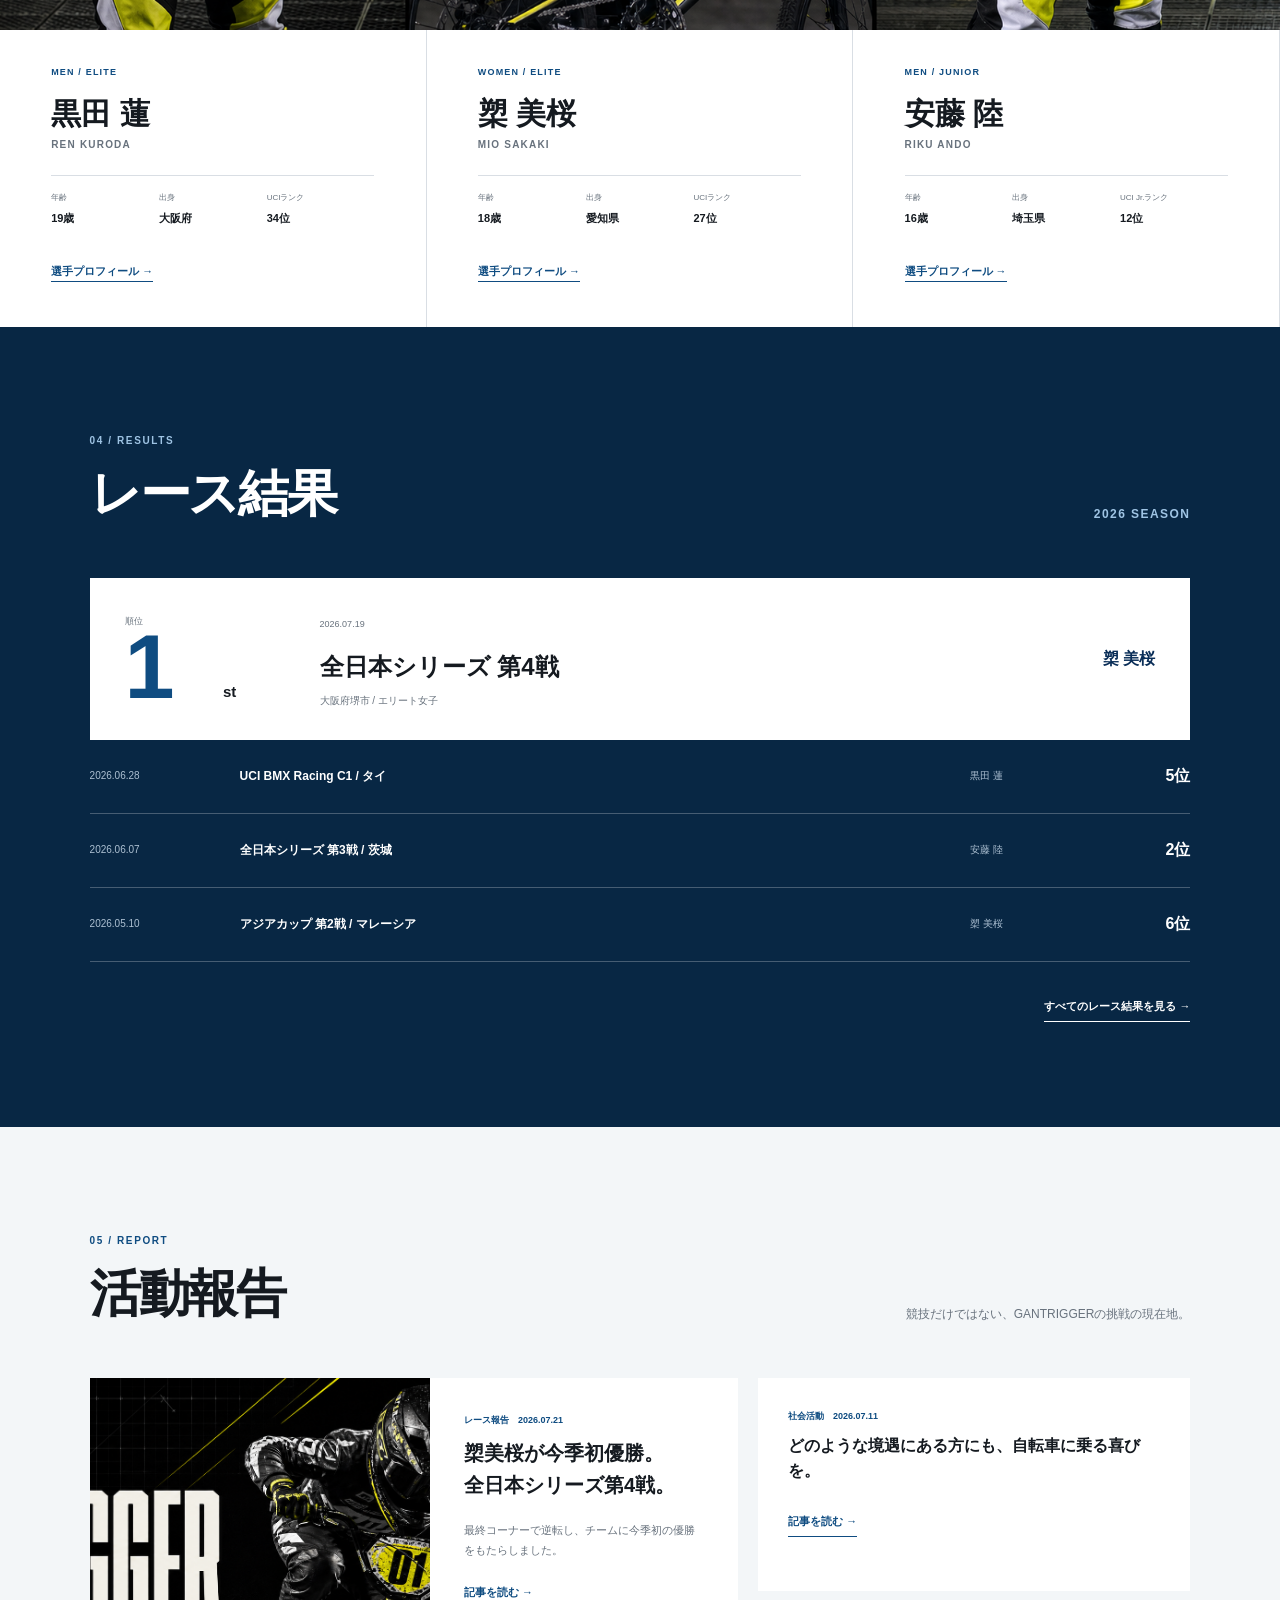
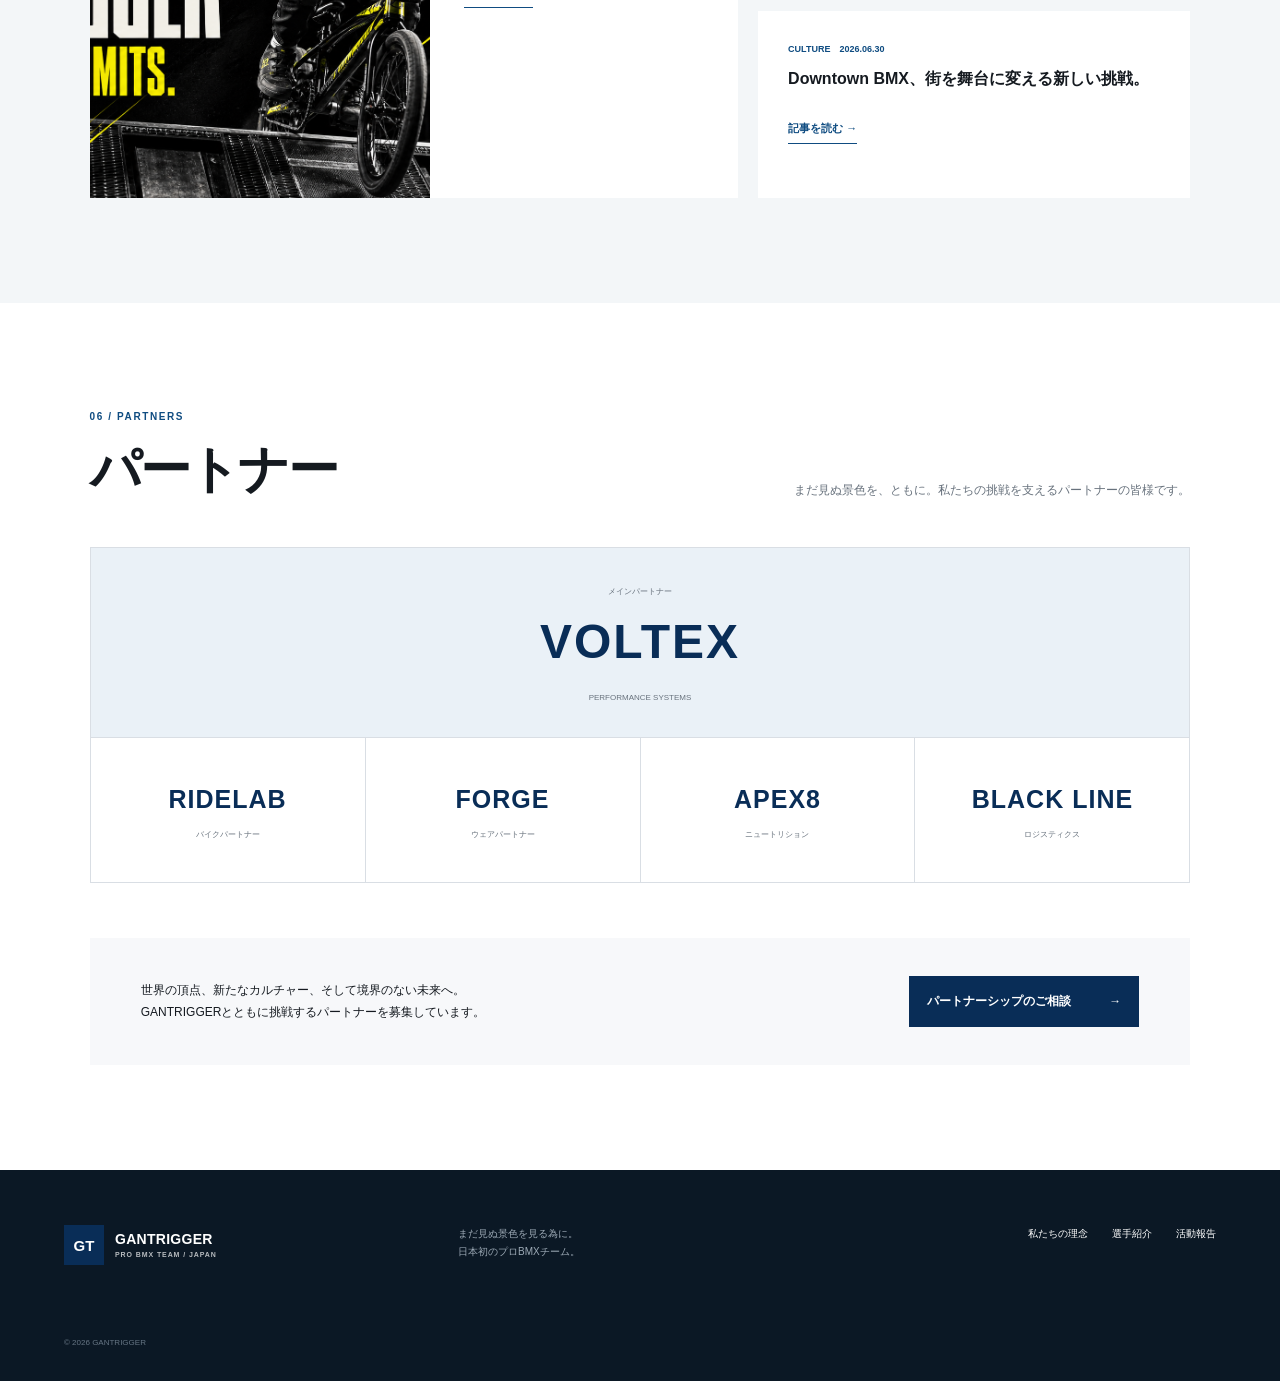
<file: sports-team/index-simple2.html>
<!doctype html>
<html lang="ja">
<head>
  <meta charset="utf-8">
  <meta name="viewport" content="width=device-width, initial-scale=1">
  <title>GANTRIGGER | まだ見ぬ景色へ、<br>引き金を。</title>
  <meta name="description" content="日本初のプロBMXチーム、GANTRIGGER。競技、カルチャー、そして人と社会の可能性をひらきます。">
  <meta property="og:title" content="GANTRIGGER | まだ見ぬ景色を見る為に">
  <meta property="og:description" content="日本初のプロBMXチーム、GANTRIGGER。">
  <meta property="og:type" content="website">
  <meta property="og:image" content="images/hero-vmv.png">
  <link rel="icon" href="favicon.svg" type="image/svg+xml">
  <link rel="stylesheet" href="css/style-simple2.css">
</head>
<body class="vmv-page">
  <header class="header">
    <a class="logo" href="#top" aria-label="GANTRIGGER ホーム"><b>GT</b><span>GANTRIGGER<small>PRO BMX TEAM / JAPAN</small></span></a>
    <nav aria-label="メインナビゲーション"><a href="#vision">私たちの理念</a><a href="#actions">4つの活動</a><a href="#riders">選手紹介</a><a href="#results">レース結果</a><a href="#news">活動報告</a></nav>
    <a class="header-link" href="#partners">パートナー</a>
  </header>

  <main>
    <section class="hero vmv-hero" id="top">
      <img class="hero-image" src="images/hero-vmv.png" alt="まだ見ぬ景色に向かうBMXライダー">
      <div class="hero-shade"></div>
      <div class="hero-content">
        <p class="label">JAPAN'S FIRST PROFESSIONAL BMX TEAM</p>
        <h1>まだ見ぬ景色を<br><span>見る為に。</span></h1>
        <p class="vision-en">FOR THE UNSEEN SCENERY</p>
        <p class="hero-text">日本初のプロBMXチーム、GANTRIGGER。</p>
        <a class="button" href="#vision">私たちの挑戦 <span>↓</span></a>
      </div>
      <div class="hero-note"><span>VISION 01</span><b>限界も、常識も、<br>境界も超えていく。</b></div>
    </section>

    <section class="vision-story" id="vision">
      <div class="vision-title"><p class="section-number">01 / VISION</p><h2>私たちが<br>追い続けるもの</h2></div>
      <div class="vision-copy">
        <p class="story-lead">私たちは、まだ誰も見たことのない景色を追い続けている。</p>
        <div class="story-lines"><p>競技者として、<strong>世界の頂点を。</strong></p><p>街を舞台に変える、<strong>新たなカルチャーの創出を。</strong></p><p>そして、これまで自転車に乗れなかった人たちが、<strong>風を切るその瞬間を。</strong></p></div>
        <p class="story-close">国内初のプロBMXチームとして、<br>GANTRIGGERは限界も、常識も、境界も超えていく。<br><b>すべては、まだ見ぬ景色を見るために。</b></p>
      </div>
    </section>

    <section class="action-pillars" id="actions">
      <div class="section-heading"><div><p class="section-number">02 / OUR ACTIONS</p><h2>4つの挑戦</h2></div><p>チームのビジョンを現実の景色に変えるため、私たちは4つの軸で活動しています。</p></div>
      <div class="pillar-grid">
        <article><span>01</span><small>CHALLENGE</small><h3>頂点への挑戦</h3><p>世界一、そして金メダル獲得へ挑む最高峰の競技力。</p></article>
        <article><span>02</span><small>CREATE</small><h3>カルチャーの創造</h3><p>新競技「Downtown BMX」と、プロとしての新しい生き方の構築。</p></article>
        <article><span>03</span><small>INCLUSION</small><h3>すべての人へ</h3><p>どのような境遇にある方にも「自転車に乗る喜び」を届ける、境界なき挑戦。</p></article>
        <article><span>04</span><small>SPREAD</small><h3>次世代と未来へ</h3><p>アクションスポーツの可能性を切り拓き、誰もが踏み出せる挑戦の場と未来を創る。</p></article>
      </div>
    </section>

    <section class="riders" id="riders">
      <div class="section-heading"><div><p class="section-number">03 / RIDERS</p><h2>所属選手</h2></div><p>世界の頂点と、まだ見ぬ景色に挑む3名のライダー。</p></div>
      <div class="desktop-team-photo"><img src="images/team-roster.png" alt="GANTRIGGER所属の3名のBMXライダー"></div>
      <div class="swipe-label" aria-hidden="true">横にスワイプして選手を見る <span>→</span></div>
      <div class="rider-list">
        <article class="rider-card"><div class="rider-photo photo-ren" role="img" aria-label="黒田蓮選手"></div><div class="rider-category">MEN / ELITE</div><h3>黒田 蓮<small>REN KURODA</small></h3><dl><div><dt>年齢</dt><dd>19歳</dd></div><div><dt>出身</dt><dd>大阪府</dd></div><div><dt>UCIランク</dt><dd>34位</dd></div></dl><a href="#">選手プロフィール →</a></article>
        <article class="rider-card"><div class="rider-photo photo-mio" role="img" aria-label="槊美桜選手"></div><div class="rider-category">WOMEN / ELITE</div><h3>槊 美桜<small>MIO SAKAKI</small></h3><dl><div><dt>年齢</dt><dd>18歳</dd></div><div><dt>出身</dt><dd>愛知県</dd></div><div><dt>UCIランク</dt><dd>27位</dd></div></dl><a href="#">選手プロフィール →</a></article>
        <article class="rider-card"><div class="rider-photo photo-riku" role="img" aria-label="安藤陸選手"></div><div class="rider-category">MEN / JUNIOR</div><h3>安藤 陸<small>RIKU ANDO</small></h3><dl><div><dt>年齢</dt><dd>16歳</dd></div><div><dt>出身</dt><dd>埼玉県</dd></div><div><dt>UCI Jr.ランク</dt><dd>12位</dd></div></dl><a href="#">選手プロフィール →</a></article>
      </div>
    </section>

    <section class="results" id="results">
      <div class="section-heading"><div><p class="section-number">04 / RESULTS</p><h2>レース結果</h2></div><p>2026 SEASON</p></div>
      <article class="latest-result"><div class="place"><small>順位</small><b>1</b><span>st</span></div><div><time>2026.07.19</time><h3>全日本シリーズ 第4戦</h3><p>大阪府堺市 / エリート女子</p></div><strong>槊 美桜</strong></article>
      <div class="result-table"><div><time>2026.06.28</time><p>UCI BMX Racing C1 / タイ</p><span>黒田 蓮</span><b>5位</b></div><div><time>2026.06.07</time><p>全日本シリーズ 第3戦 / 茨城</p><span>安藤 陸</span><b>2位</b></div><div><time>2026.05.10</time><p>アジアカップ 第2戦 / マレーシア</p><span>槊 美桜</span><b>6位</b></div></div>
      <a class="text-link" href="#">すべてのレース結果を見る →</a>
    </section>

    <section class="news" id="news">
      <div class="section-heading"><div><p class="section-number">05 / REPORT</p><h2>活動報告</h2></div><p>競技だけではない、GANTRIGGERの挑戦の現在地。</p></div>
      <div class="news-grid"><article class="news-main"><div class="news-photo"><img src="images/hero.png" alt="レースに出場する選手"></div><div><p class="news-meta">レース報告　2026.07.21</p><h3>槊美桜が今季初優勝。<br>全日本シリーズ第4戦。</h3><p>最終コーナーで逆転し、チームに今季初の優勝をもたらしました。</p><a href="#">記事を読む →</a></div></article><article class="news-item"><p class="news-meta">社会活動　2026.07.11</p><h3>どのような境遇にある方にも、自転車に乗る喜びを。</h3><a href="#">記事を読む →</a></article><article class="news-item"><p class="news-meta">CULTURE　2026.06.30</p><h3>Downtown BMX、街を舞台に変える新しい挑戦。</h3><a href="#">記事を読む →</a></article></div>
    </section>

    <section class="partners" id="partners">
      <div class="section-heading"><div><p class="section-number">06 / PARTNERS</p><h2>パートナー</h2></div><p>まだ見ぬ景色を、ともに。私たちの挑戦を支えるパートナーの皆様です。</p></div>
      <div class="partner-list"><div class="partner-main"><small>メインパートナー</small><b>VOLTEX</b><span>PERFORMANCE SYSTEMS</span></div><div><b>RIDELAB</b><span>バイクパートナー</span></div><div><b>FORGE</b><span>ウェアパートナー</span></div><div><b>APEX8</b><span>ニュートリション</span></div><div><b>BLACK LINE</b><span>ロジスティクス</span></div></div>
      <div class="partner-contact"><p>世界の頂点、新たなカルチャー、そして境界のない未来へ。<br>GANTRIGGERとともに挑戦するパートナーを募集しています。</p><a class="button blue" href="mailto:partner@example.com">パートナーシップのご相談 <span>→</span></a></div>
    </section>
  </main>

  <footer><a class="logo" href="#top"><b>GT</b><span>GANTRIGGER<small>PRO BMX TEAM / JAPAN</small></span></a><p>まだ見ぬ景色を見る為に。<br>日本初のプロBMXチーム。</p><nav><a href="#vision">私たちの理念</a><a href="#riders">選手紹介</a><a href="#news">活動報告</a></nav><small>© 2026 GANTRIGGER</small></footer>
</body>
</html>
</file>
<file: pantone/style.css>
:root{font-family:Arial,'Hiragino Kaku Gothic ProN','Noto Sans JP',sans-serif;color:#292d29;background:#f7f7f3;font-synthesis:none;--line:#e3e5df;--green:#304f40}*{box-sizing:border-box}body{margin:0}button,input,select{font:inherit}button,a,input,select,summary{-webkit-tap-highlight-color:transparent}button{cursor:pointer;min-height:44px;border:1px solid var(--line);background:white;border-radius:8px;color:inherit;padding:8px 14px;font-size:12px}button:hover{background:#f1f3ee}button:focus-visible,a:focus-visible,input:focus-visible,select:focus-visible,summary:focus-visible{outline:3px solid #54876b;outline-offset:3px}input,select{min-height:44px;border:1px solid var(--line);border-radius:7px;background:white;color:inherit;padding:8px 12px;min-width:0}a{color:inherit;text-decoration:none}.topbar{height:84px;max-width:1320px;margin:auto;padding:0 50px;display:flex;align-items:center;gap:28px;border-bottom:1px solid var(--line)}.brand{font-size:36px;font-weight:800;letter-spacing:-2px;line-height:1}.brand-dot{color:#789883}.top-caption{font-size:10px;letter-spacing:2px;color:#858a81}.saved-link{margin-left:auto;font-size:12px;min-height:44px;display:flex;align-items:center;gap:10px}.saved-link span{background:#e8ebe3;border-radius:50%;min-width:22px;text-align:center;line-height:22px;font-size:10px}main{max-width:1220px;margin:auto;padding:46px 40px 0}.intro{display:flex;justify-content:space-between;align-items:flex-end;margin-bottom:34px}.eyebrow{font-size:9px;letter-spacing:2px;color:#798375;font-weight:700;margin:0 0 14px}h1{font-size:34px;letter-spacing:2px;line-height:1.5;margin:0 0 10px;font-weight:600}.intro p:last-child{font-size:12px;color:#7a8077;margin:0}.local-badge{font-size:10px;color:#727d70;padding-bottom:3px}.local-badge i{display:inline-block;width:6px;height:6px;background:#6c9076;border-radius:50%;margin-right:7px}.studio{display:grid;grid-template-columns:1.06fr 1fr;gap:24px;align-items:start}.preview-panel,.editor-panel,.pantone-panel,.save-panel{background:#fff;border:1px solid var(--line);border-radius:14px;padding:24px}.section-head{display:flex;align-items:center;justify-content:space-between;gap:8px;margin-bottom:22px}h2{font-size:14px;font-weight:600;letter-spacing:.5px;margin:0}.step{font-family:Arial,sans-serif;font-size:10px;color:#9ca497;font-weight:400;letter-spacing:1px;margin-right:12px}.pill{font-size:9px;background:#f3f4ef;color:#7b8376;padding:6px 9px;border-radius:4px;white-space:nowrap}.shirt-stage{position:relative;background:#f0f1eb;border-radius:8px;overflow:hidden;aspect-ratio:1/1.03;display:flex;align-items:center;justify-content:center}.shirt{width:96%;height:96%;margin-top:10px}.stage-label{position:absolute;top:18px;left:18px;font-size:9px;letter-spacing:1px;color:#90968a}.stage-bottom{position:absolute;bottom:15px;left:18px;right:18px;display:flex;justify-content:space-between;font-size:7px;letter-spacing:1.3px;color:#9b9f95}.swatches{display:grid;grid-template-columns:1fr 1fr;gap:12px;margin-top:18px}.swatch{display:flex;text-align:left;align-items:center;gap:10px;padding:12px;border:1px solid var(--line);min-width:0}.swatch i{width:33px;height:38px;border:1px solid #0001;border-radius:4px;flex-shrink:0}.swatch small{font-size:9px;color:#858a80;display:block;margin-bottom:5px}.swatch strong{font-family:monospace;font-size:12px;font-weight:500}.chip-edit{font-size:9px;color:#8b9286;margin-left:auto}.preview-note{font-size:10px;color:#94988e;margin:14px 0 20px}.notes{border-top:1px solid var(--line);font-size:11px;color:#7e8579;line-height:1.9}.notes summary{cursor:pointer;min-height:44px;padding:12px 0;font-size:10px}.notes p{margin:0 0 12px}.text-button{border:0;padding:0;font-size:10px;color:#868d80;margin:-12px 0}.target-tabs{display:flex;background:#f1f3ee;border-radius:8px;padding:4px;gap:4px}.target-tabs button{width:50%;border:0;background:transparent;font-size:12px;min-height:42px}.target-tabs button[aria-pressed=true]{background:#fff;box-shadow:0 2px 5px #2833230a;color:#304f40}.target-tabs span{font-size:8px;letter-spacing:1px;margin-left:8px;color:#98a08e}.wheel-section{padding:24px 0 22px}.wheel{width:224px;height:224px;position:relative;margin:auto;border-radius:50%;touch-action:none;cursor:crosshair;box-shadow:0 0 0 6px #fafbf8}canvas{width:100%;height:100%;display:block;border-radius:50%}#wheel-marker{position:absolute;width:20px;height:20px;border:3px solid white;box-shadow:0 0 0 1px #0005,0 2px 5px #0004;border-radius:50%;transform:translate(-50%,-50%);pointer-events:none}.wheel-hint{display:flex;align-items:center;justify-content:center;flex-wrap:wrap;gap:6px;font-size:10px;color:#78846f;margin-top:16px}.wheel-hint small{flex-basis:100%;text-align:center;color:#a0a598;font-size:9px;margin-top:2px}.live-color{height:8px;width:8px;border-radius:50%;border:1px solid #0001}.slider-row{display:grid;grid-template-columns:52px minmax(0,1fr) 66px;gap:12px;align-items:center;margin:0 0 6px}.slider-row label{font-size:11px;color:#626d5b}.slider-row input[type=range]{appearance:none;-webkit-appearance:none;height:28px;min-height:44px;padding:0;border:0;border-radius:20px;background:transparent;touch-action:none;width:100%;--track:#ddd}.slider-row input[type=range]::-webkit-slider-runnable-track{height:7px;border-radius:9px;background:var(--track)}.slider-row input[type=range]::-moz-range-track{height:7px;border-radius:9px;background:var(--track)}.slider-row input[type=range]::-webkit-slider-thumb{appearance:none;background:white;border:1px solid #bec5b7;box-shadow:0 1px 4px #0002;width:17px;height:17px;margin-top:-5px;border-radius:50%}.slider-row input[type=range]::-moz-range-thumb{background:white;border:1px solid #bec5b7;width:17px;height:17px;border-radius:50%}.slider-number{position:relative}.slider-number input{width:100%;font-size:11px;text-align:right;padding:6px 20px 6px 3px;appearance:textfield;-moz-appearance:textfield}.slider-number input::-webkit-inner-spin-button{display:none}.slider-number span{position:absolute;right:7px;top:16px;font-size:10px;color:#8e9787;pointer-events:none}.values{margin-top:18px;border-top:1px solid var(--line);padding-top:14px}.values>div{display:flex;align-items:center;gap:10px;margin-bottom:5px;min-width:0}.values>div[hidden]{display:none}.values button{font-size:9px;padding:6px 8px;border:0;color:#858e7d;margin-left:auto}.hex-row label,.format-label{width:40px;font-size:10px;color:#7a8570;flex-shrink:0}.hex-row input{width:125px;font-family:monospace;font-size:13px;letter-spacing:.5px}.rgb-inputs{display:flex;gap:7px;min-width:0}.rgb-inputs label{display:flex;align-items:center;gap:5px;font-size:9px;color:#8a9283}.rgb-inputs input{width:51px;padding:6px;font-size:11px;appearance:textfield;-moz-appearance:textfield}.rgb-inputs input::-webkit-inner-spin-button{display:none}.cmyk-row{font-size:10px;color:#7a8570}.cmyk-row em{font-size:8px;font-style:normal;background:#f1f3ee;padding:3px 4px}.cmyk-row output{font-family:monospace;font-size:11px;color:#4e5a46}#opacity-value-row{font-size:11px}.error{font-size:11px;color:#a04435;line-height:1.5;margin:6px 0}.error:empty{display:none}.pantone-panel,.save-panel{margin-top:24px}.search-controls{display:flex;gap:20px;flex-wrap:wrap}.search-controls label{display:flex;align-items:center;gap:12px;font-size:11px;color:#828a79}.search-controls label[hidden]{display:none}select{font-size:12px;min-width:160px}.empty-data{display:flex;gap:18px;align-items:center;background:#f8f9f5;border:1px dashed #dce1d4;border-radius:8px;padding:25px;margin:18px 0}.empty-icon{font-size:26px;color:#a8b29c}.empty-data strong{font-size:12px;font-weight:500}.empty-data p{font-size:10px;color:#939b8a;margin:7px 0 0;line-height:1.8}.subtle{font-size:10px;color:#8a9380;line-height:1.8}#save-form{display:flex;gap:10px;flex-wrap:wrap}#palette-name{flex:1;min-width:170px;font-size:12px;padding:13px}button.primary{background:var(--green);color:white;border-color:var(--green);padding:12px 24px;min-height:46px}.primary:hover{background:#42614e}#palette-list{display:grid;grid-template-columns:repeat(3,1fr);gap:14px;margin-top:22px}.empty-saved{font-size:11px;color:#9aa18f;grid-column:1/-1;padding:10px 0;margin:0}.palette-card{border:1px solid var(--line);border-radius:9px;overflow:hidden}.palette-colors{display:flex;height:64px}.palette-colors span:first-child{width:65%}.palette-colors span:last-child{width:35%}.palette-content{padding:12px}.palette-content h3{font-size:12px;margin:0 0 6px;overflow-wrap:anywhere}.palette-content p{font-size:9px;color:#98a08e;margin:0 0 9px}.palette-actions{display:flex;gap:6px}.palette-actions button{flex:1;font-size:10px}.palette-actions button:last-child{flex:0}.storage-note{margin-top:20px}footer{display:flex;align-items:center;gap:24px;padding:40px 0;color:#99a18f}footer .brand{font-size:28px;color:#65735a}footer span{font-size:10px}footer small{font-size:8px;letter-spacing:1.7px;margin-left:auto}.sr-only{position:absolute;width:1px;height:1px;padding:0;overflow:hidden;clip:rect(0,0,0,0);white-space:nowrap}dialog{border:1px solid var(--line);border-radius:15px;width:min(480px,calc(100% - 32px));padding:28px;color:inherit}dialog::backdrop{background:#15231666;backdrop-filter:blur(3px)}.dialog-close{float:right;border:0;font-size:24px;padding:0 12px;margin-top:-14px}.comparison{display:flex;gap:14px;margin:25px 0}.comparison>div{width:50%;font-size:12px}.comparison>div>div{height:130px;border:1px solid #0001;border-radius:8px}.comparison small{font-family:monospace}.comparison p{margin-bottom:5px}.candidate-list{display:grid;grid-template-columns:repeat(3,1fr);gap:12px;margin:20px 0}.candidate{padding:14px;border:1px solid var(--line);border-radius:8px}.candidate i{display:block;height:64px;border-radius:4px;border:1px solid #0001}.candidate h3{font-size:13px}.candidate p{font-size:10px}.candidate button{margin:3px;font-size:10px}#toast{position:fixed;bottom:24px;left:50%;transform:translateX(-50%);background:#263c30;color:white;padding:12px 22px;border-radius:30px;font-size:12px;box-shadow:0 4px 22px #0002;opacity:0;pointer-events:none;transition:opacity .2s;z-index:10;max-width:90vw;white-space:nowrap}#toast.visible{opacity:1}[hidden]{display:none!important}
@media(min-width:901px){.preview-panel{position:sticky;top:24px}}@media(max-width:1000px){.chip-edit{display:none}.studio{gap:18px}.preview-panel,.editor-panel{padding:20px}.topbar{padding:0 35px}.rgb-inputs{gap:4px}.rgb-inputs input{width:46px}.cmyk-row{gap:5px!important}}
@media(max-width:760px){.topbar{height:70px;padding:0 20px;gap:15px}.brand{font-size:31px}.top-caption{font-size:7px;letter-spacing:1px}.saved-link{font-size:10px;gap:5px}.saved-link span{min-width:18px;line-height:18px}main{padding:28px 16px 0}.intro{margin-bottom:24px;display:block}h1{font-size:27px;letter-spacing:1px}.intro p:last-child{font-size:10px;line-height:1.8}.eyebrow{font-size:8px;letter-spacing:1.5px;margin-bottom:10px}.local-badge{display:none}.studio{display:flex;flex-direction:column;gap:18px}.studio>section{width:100%}.preview-panel,.editor-panel,.pantone-panel,.save-panel{padding:18px;border-radius:12px}.section-head{margin-bottom:17px}h2{font-size:13px}.shirt-stage{aspect-ratio:1.18;max-height:420px}.shirt{width:95%;height:110%;margin-top:8px}.swatches{gap:8px;margin-top:14px}.swatch{padding:10px;gap:9px}.swatch i{width:30px;height:33px}.preview-note{font-size:9px;margin:12px 0}.wheel{width:236px;height:236px}.slider-row{grid-template-columns:58px minmax(0,1fr) 67px;gap:12px;margin-bottom:7px}.values{margin-top:14px}.hex-row input{flex:1;max-width:170px}.rgb-inputs{flex:1;gap:8px}.rgb-inputs input{width:48px}.values button{font-size:10px}.cmyk-row{font-size:10px}.pantone-panel,.save-panel{margin-top:18px}.search-controls{gap:12px}.search-controls label{width:100%;justify-content:space-between}.search-controls select{max-width:75%;flex:1}.empty-data{padding:20px 15px;gap:12px}.empty-data p{font-size:10px}.empty-icon{font-size:22px}#save-form{gap:8px}#save-form .primary{width:100%}#palette-name{width:100%}#palette-list{grid-template-columns:1fr 1fr;gap:10px}.candidate-list{grid-template-columns:1fr}.candidate i{height:50px}.save-panel>.section-head>.subtle{font-size:9px}footer{padding:30px 5px;gap:16px}footer small{display:none}.cmyk-row output{font-size:10px}.step{margin-right:9px}}
@media(prefers-reduced-motion:reduce){*{transition:none!important}}
/* Prevent iOS focus zoom while retaining compact controls. */
@media(max-width:760px){input,select,.slider-number input,.rgb-inputs input,.hex-row input,#palette-name{font-size:16px}.rgb-inputs{gap:5px}.rgb-inputs label{gap:3px}.rgb-inputs input{width:49px}.cmyk-row{flex-wrap:wrap}.target-tabs button{min-height:44px}}
@media(max-width:400px){.rgb-inputs{flex:1;width:0;gap:5px}.rgb-inputs label{flex:1;min-width:0;display:flex;flex-direction:column;align-items:stretch;text-align:center;gap:3px}.rgb-inputs input{width:100%;padding:5px 2px;text-align:center}.rgb-row{align-items:flex-end!important}.rgb-row>.format-label{align-self:center}.rgb-row>button{padding:6px 5px}.rgb-row{margin:10px 0!important}}
</file>
<file: sports-team/css/style.css>
:root { --black:#050505; --ink:#0b0b0b; --white:#f2f2ee; --yellow:#e8ff00; --line:#2b2b2b; }
* { box-sizing:border-box; }
html { scroll-behavior:smooth; }
body { margin:0; background:var(--black); color:var(--white); font-family:Arial,"Helvetica Neue",sans-serif; }
a { color:inherit; text-decoration:none; }
::selection { background:var(--yellow); color:#000; }
.site-header { height:84px; padding:0 4vw; display:flex; align-items:center; justify-content:space-between; border-bottom:1px solid #333; position:absolute; z-index:20; width:100%; }
.brand { display:flex; align-items:center; gap:10px; font-weight:900; line-height:.82; letter-spacing:-.04em; }
.brand-mark { display:grid; place-items:center; width:42px; height:42px; background:var(--yellow); color:#000; font:900 17px/1 Arial; clip-path:polygon(0 0,100% 0,100% 78%,78% 100%,0 100%); }
.brand-name { font-size:17px; }
nav { display:flex; gap:36px; font:700 11px/1 Arial; letter-spacing:.18em; }
nav a:hover { color:var(--yellow); }
.header-cta { background:var(--yellow); color:#000; padding:15px 18px; font-size:11px; font-weight:900; letter-spacing:.08em; }
.header-cta span,.primary-button span,.entry-action a span { margin-left:22px; }
.hero { min-height:920px; height:100vh; position:relative; overflow:hidden; display:flex; align-items:center; padding:120px 4vw 80px; }
.hero-media { position:absolute; inset:0 0 0 38%; overflow:hidden; opacity:.7; }
.hero-media:after { content:""; position:absolute; inset:0; background:linear-gradient(90deg,var(--black) 0%,rgba(5,5,5,.38) 34%,rgba(5,5,5,.12) 100%),linear-gradient(0deg,var(--black),transparent 30%); }
.hero-media img { width:100%; height:100%; object-fit:cover; object-position:72% center; filter:contrast(1.15) saturate(.9); }
.hero-grid { position:absolute; inset:0; opacity:.16; background-image:linear-gradient(#fff 1px,transparent 1px),linear-gradient(90deg,#fff 1px,transparent 1px); background-size:56px 56px; mask-image:linear-gradient(90deg,#000,transparent 78%); }
.hero:before { content:""; position:absolute; width:640px; height:16px; background:var(--yellow); transform:rotate(-36deg); right:-180px; top:23%; box-shadow:0 46px 0 -5px var(--yellow); z-index:3; }
.hero-copy { position:relative; z-index:5; width:66%; padding-top:50px; }
.eyebrow,.section-label { font:700 10px/1.2 Arial; letter-spacing:.18em; color:#a2a2a2; }
.eyebrow span { width:28px; height:3px; display:inline-block; background:var(--yellow); margin:0 10px 3px 0; }
h1,h2,h3,p { margin-top:0; }
h1 { margin:22px 0 25px; font:900 clamp(88px,10vw,172px)/.76 "Arial Narrow",Impact,sans-serif; letter-spacing:-.065em; transform:scaleX(.82); transform-origin:left; width:120%; }
h1 em { color:var(--yellow); font-style:normal; }
.hero-copy>p { border-left:3px solid var(--yellow); padding-left:16px; line-height:1.9; font-size:14px; font-weight:600; }
.hero-copy>p strong { color:var(--yellow); }
.primary-button { display:inline-flex; align-items:center; margin-top:18px; padding:18px 22px; border:1px solid #666; font-size:11px; font-weight:900; letter-spacing:.15em; }
.primary-button:hover { background:var(--white); color:#000; }
.hero-side { position:absolute; right:3vw; top:48%; z-index:6; writing-mode:vertical-rl; font:700 9px/1.5 Arial; letter-spacing:.2em; }
.hero-side strong { color:var(--yellow); }
.hero-foot { position:absolute; bottom:0; left:0; z-index:7; width:100%; display:grid; grid-template-columns:repeat(3,1fr); border-top:1px solid #555; }
.hero-foot span { padding:20px 4vw; border-right:1px solid #555; font:700 9px/1 Arial; letter-spacing:.22em; }
.manifesto { padding:120px 7vw 130px; background:var(--white); color:#080808; }
.manifesto .section-label { color:#666; }
.manifesto-copy { display:grid; grid-template-columns:1.1fr .9fr; gap:10vw; margin-top:65px; }
.lead-ja { font-size:clamp(42px,5.5vw,84px); line-height:1.15; letter-spacing:-.07em; font-weight:900; }
.lead-ja span { background:linear-gradient(transparent 55%,var(--yellow) 55%); }
.manifesto-text { padding-top:8px; }
.manifesto-text>p { font-size:14px; line-height:2.2; font-weight:600; }
.manifesto-text>p:first-child { font-size:20px; line-height:1.7; font-weight:900; }
.owner-note { border-top:4px solid #111; margin-top:38px; padding-top:16px; display:flex; flex-direction:column; gap:7px; }
.owner-note b { font-size:11px; letter-spacing:.1em; }
.owner-note span { color:#555; font-size:11px; }
.numbers { display:grid; grid-template-columns:repeat(3,1fr) 1.25fr; background:var(--yellow); color:#050505; }
.numbers>div,.numbers>p { min-height:190px; padding:34px 3vw; border-right:1px solid rgba(0,0,0,.35); display:flex; align-items:flex-end; gap:15px; }
.numbers strong { font:900 76px/.75 Impact,"Arial Narrow",sans-serif; letter-spacing:-.05em; }
.numbers strong span { font-size:35px; }
.numbers div>span { font:900 10px/1.25 Arial; }
.numbers>p { margin:0; font:900 24px/.95 Impact,sans-serif; align-items:center; justify-content:center; }
.program { padding:120px 7vw; background:#0a0a0a; }
.section-head { display:grid; grid-template-columns:.55fr 1.1fr .7fr; gap:5vw; align-items:end; }
.section-head h2,.path h2,.entry h2 { margin:0; font:900 clamp(60px,8vw,128px)/.78 Impact,"Arial Narrow",sans-serif; letter-spacing:-.045em; }
.section-head h2 span { color:transparent; -webkit-text-stroke:1px #888; }
.section-head>p { font-size:13px; line-height:2; color:#bbb; }
.program-list { margin-top:80px; border-top:1px solid var(--line); }
.program-row { display:grid; grid-template-columns:70px 1fr 1.2fr .7fr; gap:25px; align-items:center; min-height:155px; border-bottom:1px solid var(--line); transition:.25s; }
.program-row:hover { background:var(--yellow); color:#000; padding:0 22px; }
.program-no { color:var(--yellow); font:900 12px Arial; }
.program-row:hover .program-no { color:#000; }
.program-row h3 { margin:0 0 5px; font:900 clamp(30px,4vw,54px)/1 Impact,sans-serif; letter-spacing:-.02em; }
.program-row b { font-size:11px; }
.program-row p { margin:0; max-width:440px; font-size:12px; line-height:1.9; color:#aaa; }
.program-row:hover p { color:#111; }
.program-row small { text-align:right; font:700 9px/1.5 Arial; letter-spacing:.08em; color:#777; }
.path { background:var(--white); color:#050505; padding:130px 7vw; display:grid; grid-template-columns:.8fr 1.2fr; gap:8vw; }
.path h2 { margin:45px 0 28px; font-size:clamp(70px,8vw,130px); }
.path h2 span { color:var(--yellow); -webkit-text-stroke:2px #000; }
.path-title>p { font-size:13px; font-weight:700; line-height:2; }
.steps { border-top:4px solid #050505; }
.steps article { display:grid; grid-template-columns:45px 90px 1fr 1.3fr; gap:22px; align-items:center; padding:31px 0; border-bottom:1px solid #aaa; }
.steps article>span { background:#050505; color:var(--yellow); width:34px; height:34px; display:grid; place-items:center; font:bold 11px Arial; clip-path:polygon(0 0,100% 0,100% 75%,75% 100%,0 100%); }
.steps small { font:bold 9px Arial; letter-spacing:.14em; }
.steps h3 { margin:0; font-size:16px; }
.steps p { margin:0; color:#555; font-size:11px; line-height:1.8; }
.entry { position:relative; overflow:hidden; padding:120px 7vw; min-height:650px; display:grid; grid-template-columns:1fr .8fr; gap:10vw; align-items:end; background:var(--yellow); color:#050505; }
.entry-angle { position:absolute; width:38%; height:160%; background:#050505; right:13%; top:-28%; transform:skewX(-27deg); opacity:.08; }
.entry .section-label { color:#333; }
.entry h2 { margin-top:45px; font-size:clamp(76px,9.5vw,150px); }
.entry h2 span { color:var(--yellow); -webkit-text-stroke:2px #050505; text-shadow:5px 5px 0 #050505; }
.entry-action { position:relative; z-index:2; padding-bottom:14px; }
.entry-action p { font-size:13px; font-weight:700; line-height:2; }
.entry-action a { background:#050505; color:#fff; padding:24px 25px; display:flex; justify-content:space-between; font-size:14px; font-weight:900; margin:25px 0 10px; }
.entry-action small { font-size:9px; }
footer { min-height:240px; padding:55px 5vw 28px; display:grid; grid-template-columns:1fr 1fr 1fr; align-items:start; gap:30px; position:relative; }
.footer-brand { width:max-content; }
footer>p { font:700 10px/1.7 Arial; letter-spacing:.14em; color:#999; }
footer>div { display:flex; justify-content:flex-end; gap:28px; font:bold 9px Arial; letter-spacing:.12em; }
footer>small { position:absolute; bottom:28px; left:5vw; color:#666; font-size:8px; letter-spacing:.1em; }

@media (max-width:800px) {
  .site-header { height:68px; } nav { display:none; } .header-cta { padding:12px 10px; font-size:9px; }
  .brand-name { font-size:14px; } .brand-mark { width:36px; height:36px; }
  .hero { min-height:760px; height:100svh; padding:95px 6vw 85px; align-items:flex-end; }
  .hero-media { left:0; bottom:22%; opacity:.55; } .hero-media:after { background:linear-gradient(0deg,var(--black),transparent 60%),linear-gradient(90deg,rgba(5,5,5,.45),transparent); }
  .hero-copy { width:100%; } h1 { font-size:clamp(75px,25vw,120px); } .hero-copy>p { font-size:12px; }
  .hero-side { display:none; } .hero-foot span { padding:15px 3vw; font-size:7px; }
  .manifesto { padding:80px 6vw; } .manifesto-copy { grid-template-columns:1fr; gap:40px; margin-top:40px; }
  .numbers { grid-template-columns:1fr 1fr; } .numbers>div,.numbers>p { min-height:135px; padding:25px 6vw; } .numbers strong { font-size:56px; }
  .program { padding:80px 6vw; } .section-head { grid-template-columns:1fr; } .section-head h2 { margin:30px 0 10px; }
  .program-list { margin-top:50px; } .program-row { grid-template-columns:45px 1fr; padding:28px 0; } .program-row p,.program-row small { grid-column:2; text-align:left; }
  .program-row:hover { padding:28px 15px; }
  .path { padding:80px 6vw; grid-template-columns:1fr; } .path h2 { margin-top:35px; }
  .steps article { grid-template-columns:42px 1fr; gap:12px; } .steps small { grid-column:2; grid-row:1; } .steps h3,.steps p { grid-column:2; }
  .entry { padding:80px 6vw; grid-template-columns:1fr; min-height:auto; gap:55px; } .entry h2 { font-size:clamp(70px,22vw,110px); }
  footer { grid-template-columns:1fr 1fr; min-height:300px; } footer>div { grid-column:1/-1; justify-content:flex-start; flex-wrap:wrap; }
}

@media (prefers-reduced-motion:reduce) { html { scroll-behavior:auto; } }
</file>
<file: sports-team/css/style2.css>
.pro-site { background:#050505; }
.pro-header { position:absolute; }
.pro-header .brand i { color:var(--yellow); font:900 8px/1 Arial; letter-spacing:.2em; align-self:flex-end; margin:0 0 2px 3px; }
.pro-hero { height:max(850px,100vh); position:relative; overflow:hidden; display:flex; align-items:center; padding:100px 4vw 80px; }
.pro-hero-image { position:absolute; inset:0; }
.pro-hero-image:after { content:""; position:absolute; inset:0; background:linear-gradient(90deg,#050505 4%,rgba(5,5,5,.86) 38%,rgba(5,5,5,.24) 78%),linear-gradient(0deg,#050505 0%,rgba(5,5,5,.88) 22%,rgba(5,5,5,.54) 58%,rgba(5,5,5,.18) 100%); }
.pro-hero-image img { width:100%; height:100%; object-fit:cover; object-position:68% center; filter:contrast(1.18) saturate(.8); }
.pro-grid { position:absolute; inset:0; opacity:.13; background-image:linear-gradient(#fff 1px,transparent 1px),linear-gradient(90deg,#fff 1px,transparent 1px); background-size:68px 68px; mask-image:linear-gradient(90deg,#000,transparent 76%); }
.pro-hero:before { content:""; position:absolute; height:11px; width:630px; top:26%; right:-160px; z-index:2; background:var(--yellow); transform:rotate(-34deg); box-shadow:0 35px 0 -3px var(--yellow); }
.pro-hero-copy { position:relative; z-index:3; padding-top:35px; }
.pro-hero-copy h1 { margin:25px 0 35px; font-size:clamp(100px,12vw,190px); text-shadow:0 4px 22px rgba(0,0,0,.78); }
.pro-lead { display:flex; gap:28px; border-left:3px solid var(--yellow); padding-left:18px; }
.pro-lead b { color:var(--yellow); font:900 18px/.95 Impact,sans-serif; letter-spacing:.05em; }
.pro-lead p { margin:0; font-size:12px; line-height:1.9; font-weight:600; }
.season-tag { position:absolute; right:4vw; bottom:125px; z-index:4; display:flex; flex-direction:column; align-items:flex-end; }
.season-tag span,.season-tag small { font:bold 8px Arial; letter-spacing:.2em; }
.season-tag strong { font:900 74px/.9 Impact,sans-serif; color:var(--yellow); }
.pro-ticker { position:absolute; bottom:0; left:0; right:0; height:57px; background:var(--yellow); color:#050505; overflow:hidden; display:flex; align-items:center; white-space:nowrap; }
.pro-ticker div { font:900 18px/1 Impact,sans-serif; letter-spacing:.12em; animation:ticker 22s linear infinite; }
@keyframes ticker { to { transform:translateX(-50%); } }
.status-strip { background:#111; display:grid; grid-template-columns:repeat(3,1fr) 1.2fr; border-bottom:1px solid #333; }
.status-strip>div,.status-strip>p { min-height:170px; padding:32px 3vw; border-right:1px solid #333; display:flex; flex-direction:column; justify-content:flex-end; }
.status-strip small { color:var(--yellow); font:bold 8px Arial; letter-spacing:.17em; }
.status-strip b { margin:10px 0 6px; font:900 32px/1 Impact,sans-serif; letter-spacing:.03em; }
.status-strip span { color:#888; font:bold 8px Arial; letter-spacing:.1em; }
.status-strip>p { margin:0; justify-content:center; font:900 25px/.95 Impact,sans-serif; }
.status-strip>p strong { color:var(--yellow); }
.roster { padding:120px 5vw 0; background:var(--white); color:#050505; }
.roster-head { display:grid; grid-template-columns:1fr .6fr; align-items:end; gap:10vw; margin-bottom:65px; }
.roster h2,.results h2,.journal h2,.partners h2,.pro-cta h2 { margin:35px 0 0; font:900 clamp(70px,9vw,145px)/.78 Impact,"Arial Narrow",sans-serif; letter-spacing:-.04em; }
.roster h2 span { background:linear-gradient(transparent 58%,var(--yellow) 58%); }
.roster-head>p { font-size:13px; line-height:2; font-weight:600; }
.roster-visual { height:min(62vw,750px); margin:0 -5vw; overflow:hidden; background:#050505; }
.roster-visual img { width:100%; height:100%; object-fit:cover; }
.swipe-hint,.rider-photo { display:none; }
.rider-grid { display:grid; grid-template-columns:repeat(3,1fr); margin:0 -5vw; }
.rider-grid article { padding:38px 4vw 45px; border-right:1px solid #aaa; position:relative; }
.rider-grid article:hover { background:var(--yellow); }
.rider-grid article>span { font:bold 8px Arial; letter-spacing:.15em; }
.rider-grid h3 { margin:20px 0 5px; font:900 62px/.8 Impact,sans-serif; }
.rider-grid article>p { font-size:12px; font-weight:700; }
.rider-grid dl { display:grid; grid-template-columns:repeat(3,1fr); border-top:1px solid #999; margin:30px 0; padding-top:14px; }
.rider-grid dt { font:bold 7px Arial; color:#666; letter-spacing:.12em; }
.rider-grid dd { margin:7px 0 0; font:bold 11px Arial; }
.rider-grid article>a { font:bold 9px Arial; letter-spacing:.08em; border-bottom:2px solid #111; padding-bottom:4px; }
.results { padding:125px 6vw; background:#080808; }
.results-intro { display:grid; grid-template-columns:.55fr 1fr .45fr; align-items:end; gap:5vw; margin-bottom:70px; }
.results-intro h2 { margin:0; }
.results h2 span { color:transparent; -webkit-text-stroke:1px #777; }
.results-intro>p { font:bold 8px Arial; letter-spacing:.16em; color:#777; }
.result-list { border-top:1px solid #444; }
.result-list>article { min-height:86px; display:grid; grid-template-columns:150px 1fr 200px 70px; align-items:center; gap:20px; border-bottom:1px solid #333; }
.result-list>article:not(.result-feature):hover { background:#151515; padding:0 18px; }
.result-list time,.result-list>article>span { font:bold 9px Arial; letter-spacing:.08em; color:#888; }
.result-list>article>b { font-size:12px; }
.result-list>article>strong { font:900 29px Impact,sans-serif; color:var(--yellow); text-align:right; }
.result-feature { min-height:210px!important; grid-template-columns:180px 1fr 220px 60px!important; background:var(--yellow); color:#050505; padding:20px 30px; }
.result-place { display:grid; grid-template-columns:auto auto; align-items:end; width:max-content; }
.result-place small { grid-column:1/-1; font:bold 8px Arial; }.result-place strong { font:900 115px/.75 Impact,sans-serif; }.result-place span { font:900 18px Impact,sans-serif; }
.result-feature>div:nth-child(2) small,.result-rider span { font:bold 8px Arial; letter-spacing:.1em; }
.result-feature h3 { margin:10px 0 5px; font:900 32px/.9 Impact,sans-serif; }.result-feature p { margin:0;font-size:9px; }.result-rider { display:flex; flex-direction:column; gap:8px; }.result-rider b{font-size:13px}.result-feature>i{font:900 17px Impact,sans-serif;writing-mode:vertical-rl;}
.results-link { display:flex; justify-content:space-between; width:260px; margin:35px 0 0 auto; padding:17px 0; border-bottom:2px solid var(--yellow); font:bold 10px Arial; letter-spacing:.1em; }
.journal { padding:120px 5vw; background:#141414; }
.journal-head { display:flex; justify-content:space-between; align-items:end; margin-bottom:65px; }.journal-head h2 span { color:var(--yellow); }.journal-head>a { font:bold 9px Arial; border-bottom:2px solid var(--yellow); padding:8px 0; }
.story-grid { display:grid; grid-template-columns:1.4fr 1fr 1fr; gap:2px; }
.story-grid article { background:#080808; padding:0 28px 35px; }.story-grid article:not(:first-child) { padding-top:28px; }.story-image { height:400px; margin:0 -28px 25px; overflow:hidden; }.story-image img { width:100%; height:100%; object-fit:cover; object-position:65% center; }.story-grid small { color:#777; font:bold 8px Arial; letter-spacing:.13em; }.story-grid h3 { font-size:20px; line-height:1.5; margin:16px 0; }.story-grid p { color:#888; font-size:11px; line-height:1.8; }.story-grid article>a { color:var(--yellow); font:bold 9px Arial; }
.story-block { height:260px; background:#202020; margin:-28px -28px 25px; padding:30px; display:flex; flex-direction:column; justify-content:space-between; background-image:linear-gradient(135deg,transparent 65%,#2d2d2d 65%); }.story-block b { font:900 54px/.8 Impact,sans-serif; }.story-block span { font:bold 8px Arial; letter-spacing:.15em; }.story-yellow { background:var(--yellow); color:#050505; }
.partners { padding:125px 6vw; background:var(--white); color:#050505; display:grid; grid-template-columns:.75fr 1.25fr; gap:8vw; }.partners h2 { font-size:clamp(65px,7vw,110px); }.partners h2 span { background:linear-gradient(transparent 58%,var(--yellow) 58%); }.partners-copy>p { max-width:440px; font-size:12px; line-height:2; }.partners-copy>a { display:inline-block; margin-top:20px; background:#050505; color:#fff; padding:18px 22px; font:bold 9px Arial; letter-spacing:.1em; }
.partner-board { display:grid; grid-template-columns:1fr 1fr; border-top:4px solid #050505; border-left:1px solid #999; }.partner-board>div { min-height:170px; border-right:1px solid #999; border-bottom:1px solid #999; display:flex; flex-direction:column; align-items:center; justify-content:center; }.partner-board .main-partner { grid-column:1/-1; min-height:230px; }.partner-board b { font:900 40px Impact,sans-serif; letter-spacing:.06em; }.partner-board b span { color:#9aae00; }.partner-board small { font:bold 7px Arial; letter-spacing:.15em; color:#666; }.main-partner>b { margin:15px 0 5px; font-size:75px; }.main-partner p { font:bold 8px Arial; letter-spacing:.2em; }
.pro-cta { padding:110px 6vw; min-height:530px; background:var(--yellow); color:#050505; position:relative; overflow:hidden; }.pro-cta:after { content:"GT"; position:absolute; right:-2vw; bottom:-8vw; font:900 38vw/.7 Impact,sans-serif; opacity:.06; }.pro-cta>small { font:bold 9px Arial; letter-spacing:.16em; }.pro-cta h2 { position:relative; z-index:1; font-size:clamp(80px,10vw,155px); }.pro-cta h2 span { color:var(--yellow); -webkit-text-stroke:2px #050505; text-shadow:4px 4px 0 #050505; }.pro-cta>div { position:relative; z-index:2; display:flex; gap:15px; margin-top:50px; }.pro-cta a { background:#050505; color:#fff; padding:17px 22px; font:bold 9px Arial; letter-spacing:.1em; }

@media(max-width:800px){
  .pro-header .brand i{display:none}.pro-hero{height:820px;align-items:flex-end;padding:90px 6vw 105px}.pro-hero-image img{object-position:78% center}.pro-hero-copy h1{font-size:25vw}.pro-lead{display:block}.pro-lead b{display:block;margin-bottom:12px}.season-tag{top:100px;bottom:auto}.season-tag strong{font-size:48px}.status-strip{grid-template-columns:1fr 1fr}.status-strip>div,.status-strip>p{min-height:125px}.roster{padding:80px 0 0}.roster-head{grid-template-columns:1fr;gap:30px;padding:0 6vw}.roster-visual{display:none}.swipe-hint{display:flex;justify-content:space-between;margin:50px 6vw 16px;padding-bottom:10px;border-bottom:1px solid #777;font:bold 8px Arial;letter-spacing:.16em}.swipe-hint span{color:#788700;font-size:16px}.rider-grid{display:flex;gap:10px;margin:0;overflow-x:auto;overscroll-behavior-x:contain;scroll-snap-type:x mandatory;scroll-padding-left:6vw;padding:0 7vw 42px 6vw;scrollbar-width:none}.rider-grid::-webkit-scrollbar{display:none}.rider-grid article{flex:0 0 86vw;padding:0 6vw 38px;border:1px solid #aaa;scroll-snap-align:start;background:#fff}.rider-grid article:last-child{margin-right:1vw}.rider-photo{display:block;height:108vw;max-height:570px;margin:0 -6vw 30px;background-image:url(../images/team-roster.png);background-repeat:no-repeat;background-size:300% auto;background-color:#090909}.rider-photo-1{background-position:0 center}.rider-photo-2{background-position:50% center}.rider-photo-3{background-position:100% center}.rider-grid h3{font-size:17vw}.results{padding:80px 6vw}.results-intro{grid-template-columns:1fr}.results-intro h2{margin:30px 0}.result-feature{grid-template-columns:100px 1fr!important;padding:25px 15px}.result-place strong{font-size:75px}.result-rider,.result-feature>i{display:none}.result-list>article:not(.result-feature){grid-template-columns:1fr 65px;padding:20px 0}.result-list>article:not(.result-feature) time,.result-list>article:not(.result-feature) span{grid-column:1}.result-list>article:not(.result-feature) strong{grid-column:2;grid-row:1/3}.journal{padding:80px 6vw}.journal-head{display:block}.journal-head>a{display:inline-block;margin-top:30px}.story-grid{grid-template-columns:1fr}.partners{padding:80px 6vw;grid-template-columns:1fr}.partner-board>div{min-height:120px}.main-partner>b{font-size:55px}.pro-cta{padding:80px 6vw;min-height:auto}.pro-cta>div{flex-wrap:wrap}footer{grid-template-columns:1fr 1fr}
}

@media(prefers-reduced-motion:reduce){.pro-ticker div{animation:none}}
</file>
<file: tatsumi/style.css>
:root{--navy:#142b49;--text:#171717;--gray:#f5f6f8;--line:#e1e4e8}*{box-sizing:border-box}html{scroll-behavior:smooth;scroll-padding-top:110px}body{margin:0;color:var(--text);font:16px/1.9 -apple-system,BlinkMacSystemFont,"Hiragino Kaku Gothic ProN","Yu Gothic",Meiryo,sans-serif}a{color:inherit;text-decoration:none}button,input,textarea{font:inherit}a,button,input,textarea,summary{outline-offset:5px}a:focus-visible,button:focus-visible,summary:focus-visible{outline:3px solid #447eb0}h1,h2,h3,p{margin-top:0}h2{font-size:36px;line-height:1.4;letter-spacing:.06em;color:var(--navy);margin-bottom:24px}h3{font-size:21px;line-height:1.7;color:var(--navy)}p{margin-bottom:18px}header{position:sticky;top:0;background:#fff;z-index:20;border-bottom:1px solid var(--line)}.header-inner{max-width:1440px;margin:auto;padding:20px 4%;display:flex;align-items:center;justify-content:space-between;gap:24px}.brand{display:flex;align-items:center;gap:12px;font-size:22px;font-weight:700;color:var(--navy);white-space:nowrap;line-height:1.4}.brand small{display:block;font-size:10px;letter-spacing:.19em;margin-top:5px}.brand-mark{display:block;width:64px;height:64px;flex:none}nav{display:flex;align-items:center;gap:28px}nav a{font-size:14px;font-weight:600}nav a:hover,.text-link:hover{color:#52708f}.header-tel{border-left:1px solid var(--line);padding-left:25px;font-size:21px;line-height:1.4;white-space:nowrap;color:var(--navy)}.header-tel small{display:block;font-size:11px;letter-spacing:.05em}.menu-toggle{display:none}.section{max-width:1200px;margin:auto;padding:100px 40px}.eyebrow{font-size:12px;font-weight:700;letter-spacing:.17em;color:var(--navy);margin-bottom:17px}.hero{min-height:680px;position:relative;background:#eef0f2;overflow:hidden}.hero-content{position:relative;z-index:2;max-width:1200px;margin:auto;padding:100px 40px 104px;pointer-events:none}.hero-content a{pointer-events:auto}.hero h1{color:var(--navy);font-size:clamp(36px,4.3vw,60px);line-height:1.55;letter-spacing:.06em;margin:20px 0 27px;font-weight:750}.hero .eyebrow{font-size:16px;letter-spacing:.08em}.hero-description{font-size:16px;line-height:2.15}.button{display:inline-flex;align-items:center;justify-content:space-between;gap:45px;background:var(--navy);color:white;padding:17px 28px;border:1px solid var(--navy);cursor:pointer;font-weight:600;font-size:16px;min-height:58px}.button:hover{background:#274564}.button span{font-size:21px}.hero-company{font-size:13px;letter-spacing:.1em;margin-top:25px}.hero-art{position:absolute;right:0;top:0;width:53%;height:100%;background:#c3c8cd;overflow:hidden;clip-path:polygon(23% 0,100% 0,100% 100%,0 100%)}.metal-sheet{position:absolute;background:linear-gradient(110deg,#697582,#e4e8ec 18%,#f7f8fa 24%,#9ba7b2 34%,#253b50 55%,#cad2d9 74%,#f7f8f9 80%,#687b8c);box-shadow:-10px 30px 50px #0f243f55;transform:rotate(-27deg);width:130%;height:36%;left:-15%;top:15%;border:1px solid #d6dce1}.sheet-two{top:57%;left:10%;height:40%;background:repeating-linear-gradient(0deg,#ffffff09 0 1px,#00000009 1px 2px),linear-gradient(105deg,#e7ebee,#8998a5 30%,#e2e7eb 45%,#425668 70%,#a9b4be)}.image-note{position:absolute;right:25px;bottom:75px;font-size:11px;color:#fff;background:#142b498c;padding:4px 10px}.hero-bottom{position:absolute;bottom:0;background:var(--navy);color:white;width:100%;padding:16px max(40px,calc((100vw - 1120px)/2));display:flex;justify-content:space-between;gap:20px;font-size:13px;letter-spacing:.08em;z-index:3}.section-heading{display:flex;align-items:center;justify-content:space-between;gap:30px;margin-bottom:25px}.section-heading>p{color:#586575;font-size:16px;margin:0}.intro{font-size:15px;color:#4c545d;line-height:2.1;margin-bottom:42px}.services-grid{display:grid;grid-template-columns:repeat(3,1fr);gap:30px}.service .eyebrow{font-size:11px;margin:24px 0 9px}.service h3{font-size:25px;margin-bottom:16px}.service>p:not(.eyebrow){font-size:15px;color:#505861}.material{height:210px;position:relative;overflow:hidden;background:linear-gradient(120deg,#9ca7b0,#fafbfc 30%,#afb8bf 46%,#f5f6f7 57%,#697b89)}.material-1{background:repeating-linear-gradient(0deg,#fff2 0 1px,#0001 1px 2px),linear-gradient(115deg,#73808c,#dce1e6 40%,#abb4be 80%)}.material-2{background:repeating-radial-gradient(ellipse at 85% 110%,#b5bec8 0 2px,#a0aeba 3px 4px,#d7dde2 5px 6px);background-size:130% 150%}.material span{position:absolute;bottom:12px;left:14px;background:#fffC;color:var(--navy);padding:3px 8px;font-size:10px}.note{color:#657080;font-size:12px;line-height:1.8}.specs{border-top:1px solid var(--line);border-bottom:1px solid var(--line);display:grid;grid-template-columns:1fr 1fr;margin-top:30px;padding:24px 0;gap:30px}.specs h3{font-size:15px;margin:0 0 6px}.specs p{font-size:14px;margin:0}.strengths{display:grid;grid-template-columns:1fr 1fr;gap:25px;margin-top:35px}.strengths article{display:flex;gap:20px;background:var(--gray);padding:30px}.strengths article>span{font-size:32px;color:#a7b0bd;font-weight:600;line-height:1.6}.strengths h3{font-size:19px;margin:0 0 10px}.strengths p{font-size:14px;margin-bottom:0}.strengths .note{font-size:12px;margin-top:10px}.faq-section{background:var(--gray)}.faq-layout{display:grid;grid-template-columns:1fr 1.8fr;gap:65px}.faq-layout>div>p:not(.eyebrow){font-size:14px;color:#5d6670}.faq-list{border-top:1px solid #ccd2da}details{border-bottom:1px solid #ccd2da}summary{list-style:none;display:flex;gap:17px;align-items:center;cursor:pointer;padding:23px 0;font-weight:600;font-size:15px}summary::-webkit-details-marker{display:none}.q{color:var(--navy);font-size:20px}.toggle{margin-left:auto;flex:0 0 18px;position:relative;height:18px}.toggle:before,.toggle:after{content:"";position:absolute;background:var(--navy);width:12px;height:1px;top:9px;left:3px}.toggle:after{transform:rotate(90deg)}details[open] .toggle:after{display:none}.answer{padding:0 32px 25px 39px;color:#4b5867;font-size:15px}.access-grid{display:grid;grid-template-columns:1fr 1.2fr;gap:60px;margin-top:38px}.access-grid h3{font-size:22px}dl{display:grid;grid-template-columns:90px 1fr;font-size:14px;gap:17px;margin:25px 0}dt{color:#67717d}dd{margin:0}.text-link{display:inline-block;border-bottom:1px solid var(--navy);font-size:14px;color:var(--navy);padding:5px 0;margin:12px 0}iframe{border:0;width:100%;height:320px;background:var(--gray)}.directions{margin-top:65px;border-top:1px solid var(--line);padding-top:40px}.directions>p{font-size:14px;color:#606a75}.steps{display:grid;grid-template-columns:repeat(3,1fr);gap:25px;margin-top:30px}.photo-placeholder{aspect-ratio:1.6;background:var(--gray);border:1px solid var(--line);display:flex;flex-direction:column;align-items:center;justify-content:center;color:#7b8795}.photo-placeholder span{font-size:38px;font-weight:300;color:#adb6c0}.photo-placeholder p{font-size:12px;margin:0}.steps .eyebrow{margin:20px 0 3px;font-size:11px}.steps h3{font-size:18px;margin-bottom:8px}.steps article>p:last-child{font-size:13px;color:#606a75}.callout{padding:22px 28px;background:var(--gray);display:flex;align-items:center;justify-content:space-between;gap:20px;margin-top:20px}.callout p{margin:0;font-size:14px}.callout a{font-size:25px;font-weight:600;color:var(--navy);white-space:nowrap}.callout a span{margin-left:15px;font-size:18px}.contact-section{background:var(--gray)}.contact-grid{display:grid;grid-template-columns:1fr;gap:40px;margin-top:45px}.contact-phone>a{font-size:30px;font-weight:650;color:var(--navy);white-space:nowrap}.contact-phone p{font-size:14px;margin:0 0 12px}.contact-phone p:last-child{margin-top:22px;color:#5e6975}.form-notice{border-left:3px solid var(--navy);background:#e9edf2;padding:16px 20px;font-size:13px;margin-bottom:30px}.form-notice p{margin:5px 0 0}.form-grid{display:grid;grid-template-columns:150px 1fr;gap:22px}.form-grid>label{font-size:14px;padding-top:10px}.badge{font-size:10px;padding:3px 5px;background:#e4e8ee;color:#4c5d73;margin-left:8px;white-space:nowrap}input:not([type=checkbox]),textarea{width:100%;border:1px solid #c8cfd8;background:#fff;padding:10px 12px;border-radius:0;min-height:46px;color:var(--text)}textarea{resize:vertical;font-size:16px}input[type=file]{font-size:12px;max-width:100%}input[type=file]::file-selector-button{border:0;background:#e9edf2;color:var(--navy);padding:8px;margin-right:8px}.error{color:#a02929;font-size:13px;margin:4px 0 0}.error:empty{display:none}[aria-invalid=true]{border-color:#a02929!important}.privacy{margin:30px 0}.privacy summary{font-size:13px;padding:12px 0}.privacy summary:after{content:'＋';margin-left:auto}.privacy details[open] summary:after{content:'−'}.privacy details p{font-size:13px}.consent{display:flex;align-items:center;gap:10px;font-size:13px;margin-top:20px}.consent input{width:20px;height:20px;accent-color:var(--navy);flex-shrink:0}.honeypot{position:absolute;left:-9999px}.contact-section .section>p{font-size:14px}#form-status{margin-top:20px;font-size:14px}footer{background:var(--navy);color:white;padding:55px max(40px,calc((100vw - 1120px)/2)) 25px}.footer-inner{display:flex;justify-content:space-between;gap:25px}.footer-brand{font-size:23px;font-weight:600}.footer-inner p{font-size:12px;line-height:2;margin-top:18px;color:#d2d9e3}.footer-inner nav{gap:25px;align-items:flex-start;padding-top:12px}.footer-inner nav a{font-size:12px}.copyright{border-top:1px solid #ffffff25;padding-top:22px;margin-top:28px;font-size:10px;color:#b4c0ce}.skip{position:fixed;top:-100px;z-index:100;background:white;padding:10px}.skip:focus{top:0}
@media(min-width:1600px){.hero-art{width:50%}}@media(max-width:1100px){.header-inner{padding:18px 25px}.brand{font-size:19px}nav{gap:18px}nav a{font-size:12px}.header-tel{font-size:17px;padding-left:15px}.hero h1{font-size:46px}.hero-art{width:49%;opacity:.65}.hero-content{padding-top:85px}.contact-grid{gap:35px}.contact-phone>a{font-size:25px}.form-grid{grid-template-columns:125px 1fr;gap:18px}.strengths article{padding:22px}.footer-inner nav{gap:17px}}
@media(max-width:800px){html{scroll-padding-top:90px}.header-inner{padding:15px 20px}.brand{font-size:18px}.brand-mark{width:48px;height:48px}.brand small{font-size:9px}.menu-toggle{display:block;background:white;border:1px solid var(--line);padding:9px 12px;font-size:12px;color:var(--navy)}header nav{display:none;position:absolute;left:0;top:100%;width:100%;background:white;padding:20px;box-shadow:0 12px 20px #142b4912}header nav.is-open{display:flex;flex-direction:column;align-items:stretch;gap:0}header nav a{padding:14px 10px;border-bottom:1px solid var(--line);font-size:16px}.header-tel{border-left:0;padding-left:10px}.section{padding:65px 24px}.hero{min-height:700px}.hero-content{padding:55px 24px 270px}.hero .eyebrow{font-size:14px}.hero h1{font-size:38px;line-height:1.5;letter-spacing:.02em;margin-top:20px}.hero-description{font-size:14px;line-height:2}.hero-art{clip-path:polygon(20% 0,100% 0,100% 100%,0 100%);width:80%;height:220px;top:auto;bottom:52px;opacity:1}.image-note{bottom:12px;font-size:10px;right:15px}.hero-company{display:none}.hero-bottom{padding:14px 24px;font-size:10px;letter-spacing:0}.hero-bottom a{white-space:nowrap}.hero .button{font-size:14px;min-height:52px;padding:12px 20px}.section-heading{align-items:flex-start;gap:18px}.section-heading>p{font-size:12px}.eyebrow{font-size:10px;margin-bottom:12px}h2{font-size:29px;margin-bottom:15px}.intro{font-size:14px}.intro br{display:none}.services-grid{grid-template-columns:1fr;gap:30px}.material{height:auto;aspect-ratio:1.8}.service .eyebrow{margin-top:18px}.service h3{font-size:23px}.specs{grid-template-columns:1fr;gap:20px}.specs p{font-size:14px}.strengths{grid-template-columns:1fr;gap:15px}.strengths h3{font-size:18px}.faq-layout{grid-template-columns:1fr;gap:20px}.faq-layout>div>p br{display:none}.faq-layout>div>p{margin-bottom:10px}summary{font-size:14px;padding:20px 0;gap:12px}.answer{padding-left:32px;font-size:14px}.access-grid{grid-template-columns:1fr;gap:20px;margin-top:20px}iframe{height:300px}.access-grid h3{font-size:21px}.directions{margin-top:40px}.steps{grid-template-columns:1fr;gap:23px}.steps h3{font-size:20px}.steps article>p:last-child{font-size:14px}.photo-placeholder{aspect-ratio:1.8}.callout{flex-direction:column;align-items:flex-start;padding:20px;gap:7px}.callout a{font-size:28px}.contact-grid{grid-template-columns:1fr;gap:35px;margin-top:28px}.contact-phone>a{font-size:32px}.contact-phone p:last-child br{display:none}.contact-phone p:last-child{margin-top:10px}.form-grid{grid-template-columns:1fr;gap:8px}.form-grid>label{padding-top:12px;font-size:15px}.form-grid>div{margin-bottom:5px}.consent{font-size:14px;align-items:flex-start}.contact-section .button{width:100%}.form-notice{font-size:14px}footer{padding:40px 24px 24px}.footer-inner{flex-direction:column}.footer-inner nav{display:grid;grid-template-columns:1fr 1fr;gap:15px}.footer-inner nav a{font-size:14px}.footer-inner p{font-size:14px}.footer-brand{font-size:21px}input[type=file]{font-size:12px}input:not([type=checkbox]){font-size:16px}.section-heading>p{max-width:45%}}@media(prefers-reduced-motion:reduce){html{scroll-behavior:auto}}
@media(max-width:800px){.hero h1{font-size:clamp(27px,8.2vw,38px)}.hero-description,.intro,.service>p:not(.eyebrow),.specs p,.strengths p,.faq-layout>div>p:not(.eyebrow),summary,.answer,.directions>p,.steps article>p:last-child,.callout p,.contact-section .section>p,.contact-phone p,dl{font-size:16px}.hero-content{padding-bottom:280px}.hero-art{height:210px}.service .eyebrow{font-size:11px}.strengths .note{font-size:12px}.hero-bottom{font-size:9px}}
</file>
<file: sports-team/css/style-simple.css>
:root{--navy:#092d57;--blue:#0f4c81;--blue-light:#eaf1f7;--ink:#151a20;--gray:#68727d;--line:#d9dee4;--paper:#f7f8fa;--white:#fff}
*{box-sizing:border-box}html{scroll-behavior:smooth}body{margin:0;color:var(--ink);background:var(--white);font-family:-apple-system,BlinkMacSystemFont,"Hiragino Sans","Yu Gothic",Meiryo,sans-serif;line-height:1.8}a{color:inherit;text-decoration:none}img{display:block;max-width:100%}h1,h2,h3,p{margin-top:0}
.header{height:78px;padding:0 5vw;display:flex;align-items:center;justify-content:space-between;position:absolute;inset:0 0 auto;z-index:10;color:#fff;border-bottom:1px solid rgba(255,255,255,.25)}.logo{display:flex;align-items:center;gap:11px;font-weight:800;line-height:1}.logo>b{display:grid;place-items:center;width:40px;height:40px;background:var(--navy);color:#fff;font-size:15px}.logo>span{font-size:14px;letter-spacing:.02em}.logo small{display:block;margin-top:5px;font-size:7px;font-weight:600;letter-spacing:.13em;opacity:.7}.header nav{display:flex;gap:34px;font-size:12px;font-weight:700}.header nav a:hover{opacity:.7}.header-link{padding:11px 18px;border:1px solid rgba(255,255,255,.75);font-size:11px;font-weight:700}
.hero{height:max(720px,100vh);min-height:720px;position:relative;display:flex;align-items:center;overflow:hidden;color:#fff;padding:100px 7vw 70px}.hero-image{position:absolute;inset:0;width:100%;height:100%;object-fit:cover;object-position:67% center;filter:saturate(.72)}.hero-shade{position:absolute;inset:0;background:linear-gradient(90deg,rgba(5,20,35,.95) 0%,rgba(5,20,35,.78) 40%,rgba(5,20,35,.25) 78%),linear-gradient(0deg,rgba(5,20,35,.75),transparent 45%)}.hero-content{position:relative;z-index:2;max-width:780px}.label{font-size:10px;font-weight:700;letter-spacing:.18em;color:#b9d3ea;margin-bottom:24px}.hero h1{font-size:clamp(48px,6.3vw,96px);line-height:1.18;letter-spacing:-.05em;margin-bottom:30px}.hero h1 span{color:#a8c9e5}.hero-text{font-size:14px;line-height:2;max-width:670px;color:rgba(255,255,255,.83)}.button{display:inline-flex;justify-content:space-between;align-items:center;min-width:230px;margin-top:18px;padding:15px 18px;background:#fff;color:var(--navy);font-size:12px;font-weight:800}.button span{margin-left:24px}.next-race{position:absolute;z-index:2;right:5vw;bottom:45px;width:210px;padding:20px 0;border-top:2px solid #fff;display:grid;grid-template-columns:1fr auto;gap:3px 15px}.next-race small{font-size:9px}.next-race b{grid-row:1/3;grid-column:2;font-size:30px;line-height:1.2}.next-race span{font-size:9px;color:rgba(255,255,255,.7)}
.intro,.riders,.results,.news,.partners{padding:105px 7vw}.intro{display:grid;grid-template-columns:.65fr 1fr;gap:7vw;background:var(--paper)}.section-number{color:var(--blue);font-size:10px;font-weight:800;letter-spacing:.16em;margin-bottom:12px}.intro h2,.section-heading h2{font-size:clamp(34px,4vw,54px);line-height:1.25;letter-spacing:-.04em;margin:0}.intro-copy h3{font-size:clamp(26px,3vw,42px);line-height:1.5;letter-spacing:-.04em}.intro-copy>p{font-size:13px;color:#4f5963;line-height:2.2}.team-data{grid-column:1/-1;display:grid;grid-template-columns:repeat(3,1fr);margin:25px 0 0;border-top:1px solid var(--line);border-bottom:1px solid var(--line)}.team-data>div{padding:25px 3vw;border-right:1px solid var(--line)}.team-data>div:last-child{border:0}.team-data dt{font-size:10px;color:var(--gray)}.team-data dd{margin:5px 0 0;color:var(--navy);font-size:40px;font-weight:800;line-height:1.2}.team-data dd small{font-size:11px;margin-left:4px}
.section-heading{display:flex;justify-content:space-between;align-items:end;gap:40px;margin-bottom:52px}.section-heading>p{max-width:470px;margin:0;font-size:12px;color:var(--gray)}.riders{padding-bottom:0}.desktop-team-photo{height:min(55vw,700px);margin:0 -7vw;overflow:hidden;background:#111}.desktop-team-photo img{width:100%;height:100%;object-fit:cover}.swipe-label,.rider-photo{display:none}.rider-list{display:grid;grid-template-columns:repeat(3,1fr);margin:0 -7vw}.rider-card{padding:34px 4vw 42px;border-right:1px solid var(--line)}.rider-category{color:var(--blue);font-size:9px;font-weight:800;letter-spacing:.13em}.rider-card h3{font-size:30px;line-height:1.2;margin:16px 0 24px}.rider-card h3 small{display:block;margin-top:7px;color:var(--gray);font-size:10px;letter-spacing:.12em}.rider-card dl{display:grid;grid-template-columns:repeat(3,1fr);padding-top:15px;margin:0 0 27px;border-top:1px solid var(--line)}.rider-card dt{font-size:8px;color:var(--gray)}.rider-card dd{margin:4px 0 0;font-size:11px;font-weight:700}.rider-card>a,.text-link,.news a{color:var(--blue);font-size:11px;font-weight:800;border-bottom:1px solid var(--blue);padding-bottom:4px}
.results{background:var(--navy);color:#fff}.results .section-number{color:#9fc4e4}.results .section-heading>p{color:#9fc4e4;font-weight:700;letter-spacing:.12em}.latest-result{display:grid;grid-template-columns:160px 1fr 180px;align-items:center;gap:35px;padding:30px 35px;background:#fff;color:var(--ink)}.place{display:grid;grid-template-columns:auto auto;align-items:end}.place small{grid-column:1/-1;font-size:9px;color:var(--gray)}.place b{font-size:90px;line-height:.85;color:var(--blue)}.place span{font-size:15px;font-weight:800}.latest-result time{font-size:9px;color:var(--gray)}.latest-result h3{margin:8px 0 4px;font-size:24px}.latest-result p{margin:0;font-size:10px;color:var(--gray)}.latest-result>strong{text-align:right;color:var(--navy)}.result-table>div{display:grid;grid-template-columns:130px 1fr 140px 60px;gap:20px;align-items:center;min-height:74px;border-bottom:1px solid rgba(255,255,255,.25)}.result-table time,.result-table span{font-size:10px;color:#adc0d2}.result-table p{margin:0;font-size:12px;font-weight:600}.result-table b{text-align:right}.results .text-link{display:block;width:max-content;margin:35px 0 0 auto;color:#fff;border-color:#fff}
.news{background:var(--paper)}.news-grid{display:grid;grid-template-columns:1.2fr .8fr;gap:20px}.news-main{grid-row:span 2;background:#fff;display:grid;grid-template-columns:1.05fr .95fr}.news-photo{min-height:420px;overflow:hidden}.news-photo img{width:100%;height:100%;object-fit:cover;object-position:68% center}.news-main>div:last-child{padding:34px}.news-meta{font-size:9px!important;color:var(--blue)!important;font-weight:700}.news h3{font-size:20px;line-height:1.6}.news-main p:not(.news-meta){font-size:11px;color:var(--gray)}.news-item{background:#fff;padding:30px}.news-item h3{font-size:16px}.news a{display:inline-block;margin-top:12px}
.partners .section-heading{margin-bottom:45px}.partner-list{display:grid;grid-template-columns:repeat(4,1fr);border-top:1px solid var(--line);border-left:1px solid var(--line)}.partner-list>div{min-height:145px;display:flex;flex-direction:column;align-items:center;justify-content:center;border-right:1px solid var(--line);border-bottom:1px solid var(--line)}.partner-list .partner-main{grid-column:1/-1;min-height:190px;background:var(--blue-light)}.partner-list b{font-size:25px;letter-spacing:.04em;color:var(--navy)}.partner-main b{font-size:48px}.partner-list span,.partner-list small{font-size:8px;color:var(--gray);margin-top:6px}.partner-contact{margin-top:55px;padding:38px 4vw;background:var(--paper);display:flex;justify-content:space-between;align-items:center;gap:30px}.partner-contact p{max-width:590px;margin:0;font-size:12px}.button.blue{margin:0;background:var(--navy);color:#fff;white-space:nowrap}
footer{padding:55px 5vw 30px;background:#0b1825;color:#fff;display:grid;grid-template-columns:1fr 1fr 1fr;gap:30px;align-items:start}footer>p{font-size:10px;color:#9ca9b5}footer nav{display:flex;justify-content:flex-end;gap:24px;font-size:10px}footer>small{grid-column:1/-1;margin-top:35px;color:#667584;font-size:8px}

@media(max-width:760px){
  .header{height:66px;padding:0 5vw}.header nav{display:none}.header-link{font-size:9px;padding:9px 11px}.logo>b{width:36px;height:36px}.hero{height:790px;min-height:790px;padding:100px 6vw 110px;align-items:flex-end}.hero-image{object-position:78% center}.hero-shade{background:linear-gradient(0deg,rgba(5,20,35,.96) 4%,rgba(5,20,35,.86) 47%,rgba(5,20,35,.28) 84%)}.hero h1{font-size:11.8vw;line-height:1.32}.hero-text{font-size:12px;line-height:1.9}.hero-text br{display:none}.next-race{top:90px;bottom:auto;right:6vw;width:170px}.next-race b{font-size:24px}.intro,.riders,.results,.news,.partners{padding:75px 6vw}.intro{grid-template-columns:1fr;gap:35px}.team-data{grid-template-columns:1fr}.team-data>div{display:flex;justify-content:space-between;align-items:center;padding:18px 0;border-right:0;border-bottom:1px solid var(--line)}.team-data>div:last-child{border:0}.team-data dd{font-size:30px}.section-heading{display:block;margin-bottom:38px}.section-heading>p{margin-top:18px}.riders{padding:75px 0 0}.riders .section-heading{padding:0 6vw}.desktop-team-photo{display:none}.swipe-label{display:flex;justify-content:space-between;margin:0 6vw 15px;padding-bottom:9px;border-bottom:1px solid var(--line);color:var(--gray);font-size:9px;font-weight:700}.swipe-label span{color:var(--blue);font-size:17px}.rider-list{display:flex;gap:12px;margin:0;overflow-x:auto;overscroll-behavior-x:contain;scroll-snap-type:x mandatory;scroll-padding-left:6vw;padding:0 8vw 40px 6vw;scrollbar-width:none}.rider-list::-webkit-scrollbar{display:none}.rider-card{flex:0 0 84vw;padding:0 6vw 32px;border:1px solid var(--line);scroll-snap-align:start;background:#fff}.rider-photo{display:block;height:105vw;max-height:560px;margin:0 -6vw 26px;background:url(../images/team-roster.png) no-repeat;background-size:300% auto;background-color:#111}.photo-ren{background-position:0 center}.photo-mio{background-position:50% center}.photo-riku{background-position:100% center}.rider-card h3{font-size:28px}.latest-result{grid-template-columns:95px 1fr;padding:22px 18px;gap:18px}.place b{font-size:65px}.latest-result>strong{grid-column:2;text-align:left}.latest-result h3{font-size:17px}.result-table>div{grid-template-columns:1fr 48px;padding:15px 0;gap:4px 10px}.result-table time,.result-table span{grid-column:1}.result-table p{grid-column:1}.result-table b{grid-column:2;grid-row:1/4}.news{padding:75px 6vw}.news-grid{grid-template-columns:1fr}.news-main{grid-template-columns:1fr}.news-photo{min-height:300px}.partner-list{grid-template-columns:1fr 1fr}.partner-list>div{min-height:105px}.partner-main b{font-size:38px}.partner-contact{display:block;padding:28px}.button.blue{margin-top:22px;white-space:normal}footer{grid-template-columns:1fr 1fr}footer>p{grid-column:2}footer nav{grid-column:1/-1;justify-content:flex-start;flex-wrap:wrap}
}

@media(prefers-reduced-motion:reduce){html{scroll-behavior:auto}}
</file>
<file: sports-team/css/style-simple2.css>
:root{--navy:#092d57;--blue:#0f4c81;--blue-light:#eaf1f7;--ink:#151a20;--gray:#68727d;--line:#d9dee4;--paper:#f7f8fa;--white:#fff}
*{box-sizing:border-box}html{scroll-behavior:smooth}body{margin:0;color:var(--ink);background:var(--white);font-family:-apple-system,BlinkMacSystemFont,"Hiragino Sans","Yu Gothic",Meiryo,sans-serif;line-height:1.8}a{color:inherit;text-decoration:none}img{display:block;max-width:100%}h1,h2,h3,p{margin-top:0}
.header{height:78px;padding:0 5vw;display:flex;align-items:center;justify-content:space-between;position:absolute;inset:0 0 auto;z-index:10;color:#fff;border-bottom:1px solid rgba(255,255,255,.25)}.logo{display:flex;align-items:center;gap:11px;font-weight:800;line-height:1}.logo>b{display:grid;place-items:center;width:40px;height:40px;background:var(--navy);color:#fff;font-size:15px}.logo>span{font-size:14px;letter-spacing:.02em}.logo small{display:block;margin-top:5px;font-size:7px;font-weight:600;letter-spacing:.13em;opacity:.7}.header nav{display:flex;gap:34px;font-size:12px;font-weight:700}.header nav a:hover{opacity:.7}.header-link{padding:11px 18px;border:1px solid rgba(255,255,255,.75);font-size:11px;font-weight:700}
.hero{height:max(720px,100vh);min-height:720px;position:relative;display:flex;align-items:center;overflow:hidden;color:#fff;padding:100px 7vw 70px}.hero-image{position:absolute;inset:0;width:100%;height:100%;object-fit:cover;object-position:67% center;filter:saturate(.72)}.hero-shade{position:absolute;inset:0;background:linear-gradient(90deg,rgba(5,20,35,.95) 0%,rgba(5,20,35,.78) 40%,rgba(5,20,35,.25) 78%),linear-gradient(0deg,rgba(5,20,35,.75),transparent 45%)}.hero-content{position:relative;z-index:2;max-width:780px}.label{font-size:10px;font-weight:700;letter-spacing:.18em;color:#b9d3ea;margin-bottom:24px}.hero h1{font-size:clamp(48px,6.3vw,96px);line-height:1.18;letter-spacing:-.05em;margin-bottom:30px}.hero h1 span{color:#a8c9e5}.hero-text{font-size:14px;line-height:2;max-width:670px;color:rgba(255,255,255,.83)}.button{display:inline-flex;justify-content:space-between;align-items:center;min-width:230px;margin-top:18px;padding:15px 18px;background:#fff;color:var(--navy);font-size:12px;font-weight:800}.button span{margin-left:24px}.next-race{position:absolute;z-index:2;right:5vw;bottom:45px;width:210px;padding:20px 0;border-top:2px solid #fff;display:grid;grid-template-columns:1fr auto;gap:3px 15px}.next-race small{font-size:9px}.next-race b{grid-row:1/3;grid-column:2;font-size:30px;line-height:1.2}.next-race span{font-size:9px;color:rgba(255,255,255,.7)}
.intro,.riders,.results,.news,.partners{padding:105px 7vw}.intro{display:grid;grid-template-columns:.65fr 1fr;gap:7vw;background:var(--paper)}.section-number{color:var(--blue);font-size:10px;font-weight:800;letter-spacing:.16em;margin-bottom:12px}.intro h2,.section-heading h2{font-size:clamp(34px,4vw,54px);line-height:1.25;letter-spacing:-.04em;margin:0}.intro-copy h3{font-size:clamp(26px,3vw,42px);line-height:1.5;letter-spacing:-.04em}.intro-copy>p{font-size:13px;color:#4f5963;line-height:2.2}.team-data{grid-column:1/-1;display:grid;grid-template-columns:repeat(3,1fr);margin:25px 0 0;border-top:1px solid var(--line);border-bottom:1px solid var(--line)}.team-data>div{padding:25px 3vw;border-right:1px solid var(--line)}.team-data>div:last-child{border:0}.team-data dt{font-size:10px;color:var(--gray)}.team-data dd{margin:5px 0 0;color:var(--navy);font-size:40px;font-weight:800;line-height:1.2}.team-data dd small{font-size:11px;margin-left:4px}
.section-heading{display:flex;justify-content:space-between;align-items:end;gap:40px;margin-bottom:52px}.section-heading>p{max-width:470px;margin:0;font-size:12px;color:var(--gray)}.riders{padding-bottom:0}.desktop-team-photo{height:min(55vw,700px);margin:0 -7vw;overflow:hidden;background:#111}.desktop-team-photo img{width:100%;height:100%;object-fit:cover}.swipe-label,.rider-photo{display:none}.rider-list{display:grid;grid-template-columns:repeat(3,1fr);margin:0 -7vw}.rider-card{padding:34px 4vw 42px;border-right:1px solid var(--line)}.rider-category{color:var(--blue);font-size:9px;font-weight:800;letter-spacing:.13em}.rider-card h3{font-size:30px;line-height:1.2;margin:16px 0 24px}.rider-card h3 small{display:block;margin-top:7px;color:var(--gray);font-size:10px;letter-spacing:.12em}.rider-card dl{display:grid;grid-template-columns:repeat(3,1fr);padding-top:15px;margin:0 0 27px;border-top:1px solid var(--line)}.rider-card dt{font-size:8px;color:var(--gray)}.rider-card dd{margin:4px 0 0;font-size:11px;font-weight:700}.rider-card>a,.text-link,.news a{color:var(--blue);font-size:11px;font-weight:800;border-bottom:1px solid var(--blue);padding-bottom:4px}
.results{background:var(--navy);color:#fff}.results .section-number{color:#9fc4e4}.results .section-heading>p{color:#9fc4e4;font-weight:700;letter-spacing:.12em}.latest-result{display:grid;grid-template-columns:160px 1fr 180px;align-items:center;gap:35px;padding:30px 35px;background:#fff;color:var(--ink)}.place{display:grid;grid-template-columns:auto auto;align-items:end}.place small{grid-column:1/-1;font-size:9px;color:var(--gray)}.place b{font-size:90px;line-height:.85;color:var(--blue)}.place span{font-size:15px;font-weight:800}.latest-result time{font-size:9px;color:var(--gray)}.latest-result h3{margin:8px 0 4px;font-size:24px}.latest-result p{margin:0;font-size:10px;color:var(--gray)}.latest-result>strong{text-align:right;color:var(--navy)}.result-table>div{display:grid;grid-template-columns:130px 1fr 140px 60px;gap:20px;align-items:center;min-height:74px;border-bottom:1px solid rgba(255,255,255,.25)}.result-table time,.result-table span{font-size:10px;color:#adc0d2}.result-table p{margin:0;font-size:12px;font-weight:600}.result-table b{text-align:right}.results .text-link{display:block;width:max-content;margin:35px 0 0 auto;color:#fff;border-color:#fff}
.news{background:var(--paper)}.news-grid{display:grid;grid-template-columns:1.2fr .8fr;gap:20px}.news-main{grid-row:span 2;background:#fff;display:grid;grid-template-columns:1.05fr .95fr}.news-photo{min-height:420px;overflow:hidden}.news-photo img{width:100%;height:100%;object-fit:cover;object-position:68% center}.news-main>div:last-child{padding:34px}.news-meta{font-size:9px!important;color:var(--blue)!important;font-weight:700}.news h3{font-size:20px;line-height:1.6}.news-main p:not(.news-meta){font-size:11px;color:var(--gray)}.news-item{background:#fff;padding:30px}.news-item h3{font-size:16px}.news a{display:inline-block;margin-top:12px}
.partners .section-heading{margin-bottom:45px}.partner-list{display:grid;grid-template-columns:repeat(4,1fr);border-top:1px solid var(--line);border-left:1px solid var(--line)}.partner-list>div{min-height:145px;display:flex;flex-direction:column;align-items:center;justify-content:center;border-right:1px solid var(--line);border-bottom:1px solid var(--line)}.partner-list .partner-main{grid-column:1/-1;min-height:190px;background:var(--blue-light)}.partner-list b{font-size:25px;letter-spacing:.04em;color:var(--navy)}.partner-main b{font-size:48px}.partner-list span,.partner-list small{font-size:8px;color:var(--gray);margin-top:6px}.partner-contact{margin-top:55px;padding:38px 4vw;background:var(--paper);display:flex;justify-content:space-between;align-items:center;gap:30px}.partner-contact p{max-width:590px;margin:0;font-size:12px}.button.blue{margin:0;background:var(--navy);color:#fff;white-space:nowrap}
footer{padding:55px 5vw 30px;background:#0b1825;color:#fff;display:grid;grid-template-columns:1fr 1fr 1fr;gap:30px;align-items:start}footer>p{font-size:10px;color:#9ca9b5}footer nav{display:flex;justify-content:flex-end;gap:24px;font-size:10px}footer>small{grid-column:1/-1;margin-top:35px;color:#667584;font-size:8px}

@media(max-width:760px){
  .header{height:66px;padding:0 5vw}.header nav{display:none}.header-link{font-size:9px;padding:9px 11px}.logo>b{width:36px;height:36px}.hero{height:790px;min-height:790px;padding:100px 6vw 110px;align-items:flex-end}.hero-image{object-position:78% center}.hero-shade{background:linear-gradient(0deg,rgba(5,20,35,.96) 4%,rgba(5,20,35,.86) 47%,rgba(5,20,35,.28) 84%)}.hero h1{font-size:11.8vw;line-height:1.32}.hero-text{font-size:12px;line-height:1.9}.hero-text br{display:none}.next-race{top:90px;bottom:auto;right:6vw;width:170px}.next-race b{font-size:24px}.intro,.riders,.results,.news,.partners{padding:75px 6vw}.intro{grid-template-columns:1fr;gap:35px}.team-data{grid-template-columns:1fr}.team-data>div{display:flex;justify-content:space-between;align-items:center;padding:18px 0;border-right:0;border-bottom:1px solid var(--line)}.team-data>div:last-child{border:0}.team-data dd{font-size:30px}.section-heading{display:block;margin-bottom:38px}.section-heading>p{margin-top:18px}.riders{padding:75px 0 0}.riders .section-heading{padding:0 6vw}.desktop-team-photo{display:none}.swipe-label{display:flex;justify-content:space-between;margin:0 6vw 15px;padding-bottom:9px;border-bottom:1px solid var(--line);color:var(--gray);font-size:9px;font-weight:700}.swipe-label span{color:var(--blue);font-size:17px}.rider-list{display:flex;gap:12px;margin:0;overflow-x:auto;overscroll-behavior-x:contain;scroll-snap-type:x mandatory;scroll-padding-left:6vw;padding:0 8vw 40px 6vw;scrollbar-width:none}.rider-list::-webkit-scrollbar{display:none}.rider-card{flex:0 0 84vw;padding:0 6vw 32px;border:1px solid var(--line);scroll-snap-align:start;background:#fff}.rider-photo{display:block;height:105vw;max-height:560px;margin:0 -6vw 26px;background:url(../images/team-roster.png) no-repeat;background-size:300% auto;background-color:#111}.photo-ren{background-position:0 center}.photo-mio{background-position:50% center}.photo-riku{background-position:100% center}.rider-card h3{font-size:28px}.latest-result{grid-template-columns:95px 1fr;padding:22px 18px;gap:18px}.place b{font-size:65px}.latest-result>strong{grid-column:2;text-align:left}.latest-result h3{font-size:17px}.result-table>div{grid-template-columns:1fr 48px;padding:15px 0;gap:4px 10px}.result-table time,.result-table span{grid-column:1}.result-table p{grid-column:1}.result-table b{grid-column:2;grid-row:1/4}.news{padding:75px 6vw}.news-grid{grid-template-columns:1fr}.news-main{grid-template-columns:1fr}.news-photo{min-height:300px}.partner-list{grid-template-columns:1fr 1fr}.partner-list>div{min-height:105px}.partner-main b{font-size:38px}.partner-contact{display:block;padding:28px}.button.blue{margin-top:22px;white-space:normal}footer{grid-template-columns:1fr 1fr}footer>p{grid-column:2}footer nav{grid-column:1/-1;justify-content:flex-start;flex-wrap:wrap}
}

@media(prefers-reduced-motion:reduce){html{scroll-behavior:auto}}

/* VMV edition */
.vmv-hero .hero-image{object-position:70% center}.vmv-hero .hero-shade{background:linear-gradient(90deg,rgba(3,16,29,.96) 0%,rgba(3,16,29,.82) 43%,rgba(3,16,29,.12) 79%),linear-gradient(0deg,rgba(3,16,29,.82),transparent 48%)}.vmv-hero h1{font-size:clamp(55px,7.5vw,112px);line-height:1.16}.vision-en{font-size:12px;font-weight:700;letter-spacing:.2em;color:#a9c7e0}.hero-note{position:absolute;z-index:2;right:5vw;bottom:40px;border-top:2px solid rgba(255,255,255,.75);padding-top:14px;width:270px}.hero-note span{display:block;font-size:8px;letter-spacing:.16em;color:#a9c7e0}.hero-note b{display:block;margin-top:7px;font-size:12px;line-height:1.65}.vision-story{padding:120px 7vw;display:grid;grid-template-columns:.65fr 1.35fr;gap:9vw;background:#fff}.vision-title h2{font-size:clamp(38px,5vw,68px);line-height:1.35;letter-spacing:-.05em}.story-lead{font-size:clamp(24px,3vw,38px);font-weight:800;line-height:1.65;letter-spacing:-.03em}.story-lines{margin:45px 0;padding:5px 0 5px 28px;border-left:3px solid var(--blue)}.story-lines p{margin:0 0 20px;font-size:15px;color:#46515c}.story-lines p:last-child{margin:0}.story-lines strong{color:var(--navy)}.story-close{font-size:13px;line-height:2.2}.story-close b{color:var(--blue);font-size:16px}.action-pillars{padding:105px 7vw;background:var(--blue-light)}.pillar-grid{display:grid;grid-template-columns:repeat(4,1fr);border-top:1px solid #b6c8d8;border-left:1px solid #b6c8d8}.pillar-grid article{min-height:330px;padding:32px 2.4vw;border-right:1px solid #b6c8d8;border-bottom:1px solid #b6c8d8;background:#fff}.pillar-grid article>span{display:grid;place-items:center;width:34px;height:34px;background:var(--navy);color:#fff;font-size:10px;font-weight:800}.pillar-grid small{display:block;margin-top:30px;color:var(--blue);font-size:8px;font-weight:800;letter-spacing:.16em}.pillar-grid h3{font-size:21px;margin:10px 0 18px}.pillar-grid p{margin:0;color:#5e6872;font-size:12px;line-height:2}.vmv-page .riders{background:#fff}.vmv-page .results{background:#082744}.vmv-page .news{background:#f3f6f8}

@media(max-width:760px){.vmv-hero .hero-image{object-position:78% center}.vmv-hero .hero-shade{background:linear-gradient(0deg,rgba(3,16,29,.97) 4%,rgba(3,16,29,.9) 48%,rgba(3,16,29,.25) 84%)}.vmv-hero h1{font-size:12.5vw}.vision-en{font-size:9px}.hero-note{display:none}.vision-story{padding:78px 6vw;grid-template-columns:1fr;gap:35px}.vision-title h2{font-size:10vw}.story-lead{font-size:6.8vw}.story-lines{margin:35px 0;padding-left:18px}.story-lines p{font-size:13px}.story-close br{display:none}.action-pillars{padding:78px 6vw}.pillar-grid{grid-template-columns:1fr}.pillar-grid article{min-height:auto;padding:27px}.pillar-grid small{margin-top:22px}.pillar-grid h3{font-size:20px}}
</file>
